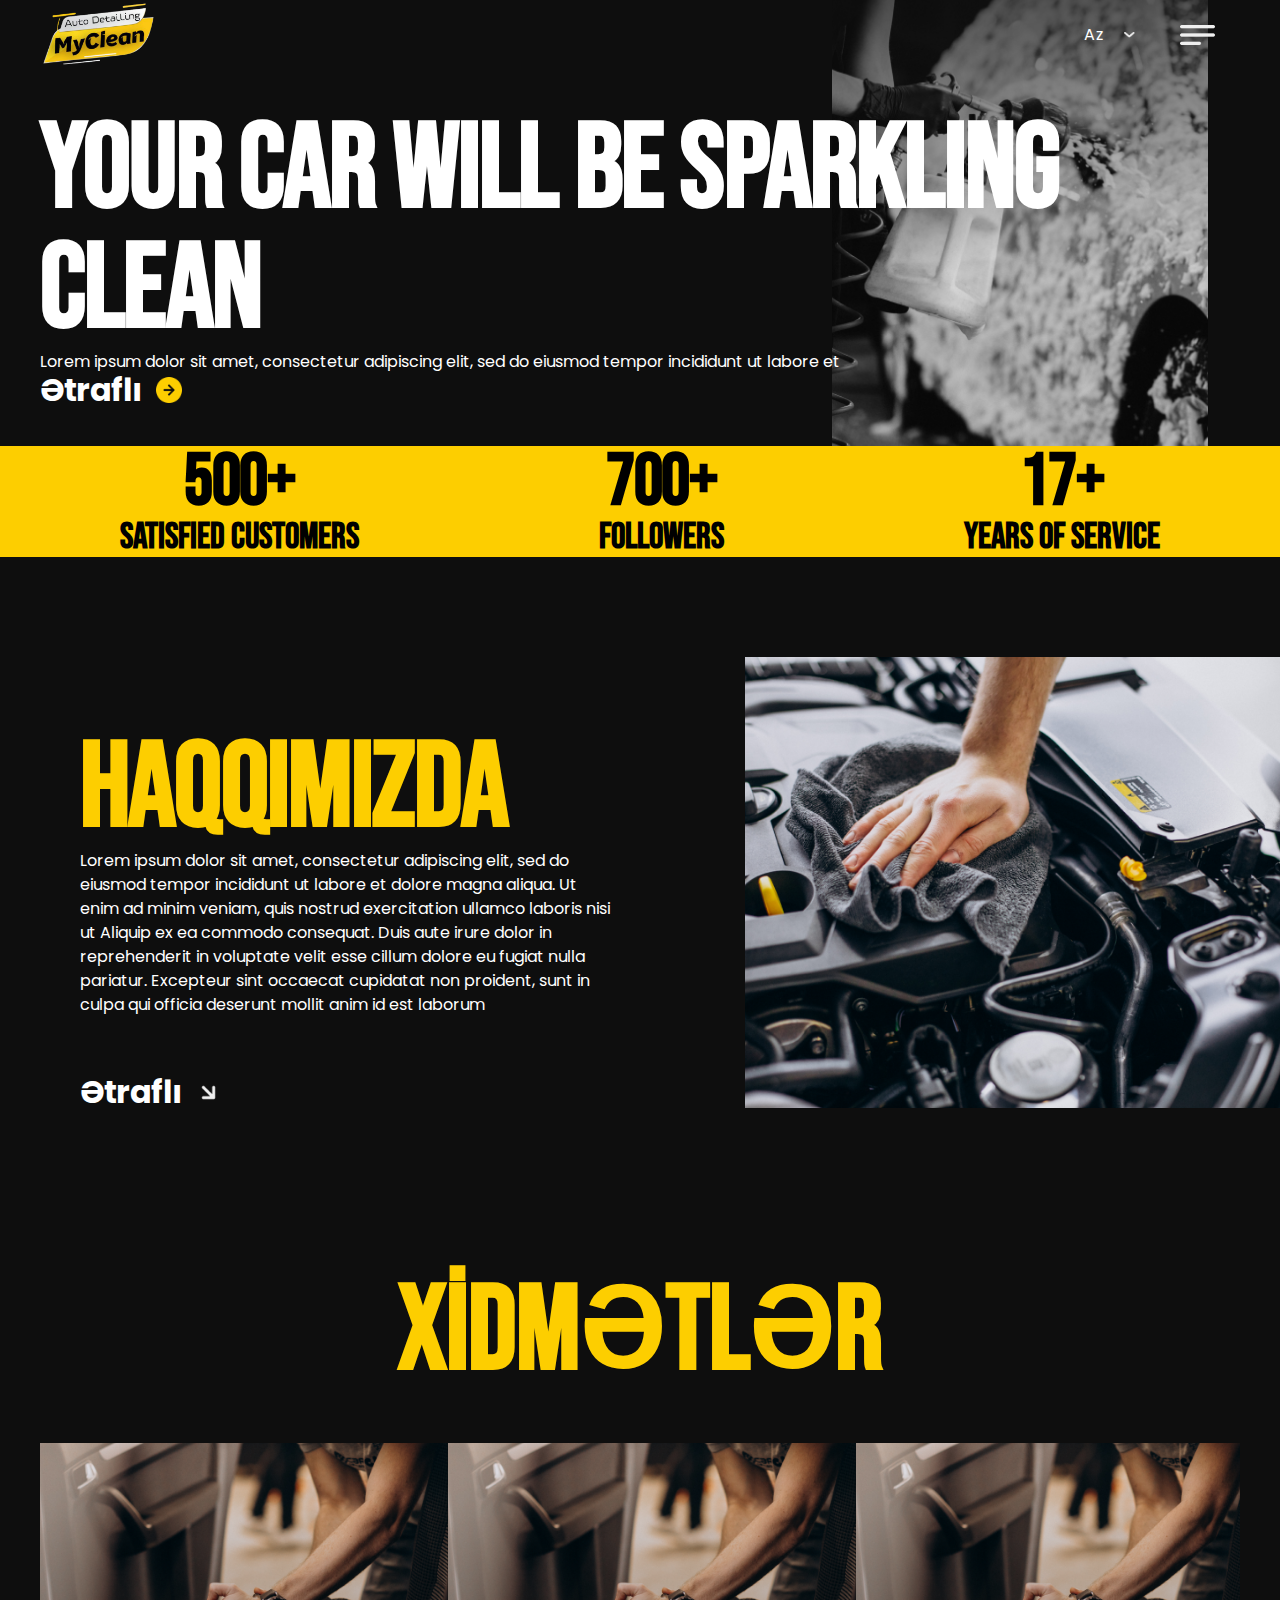
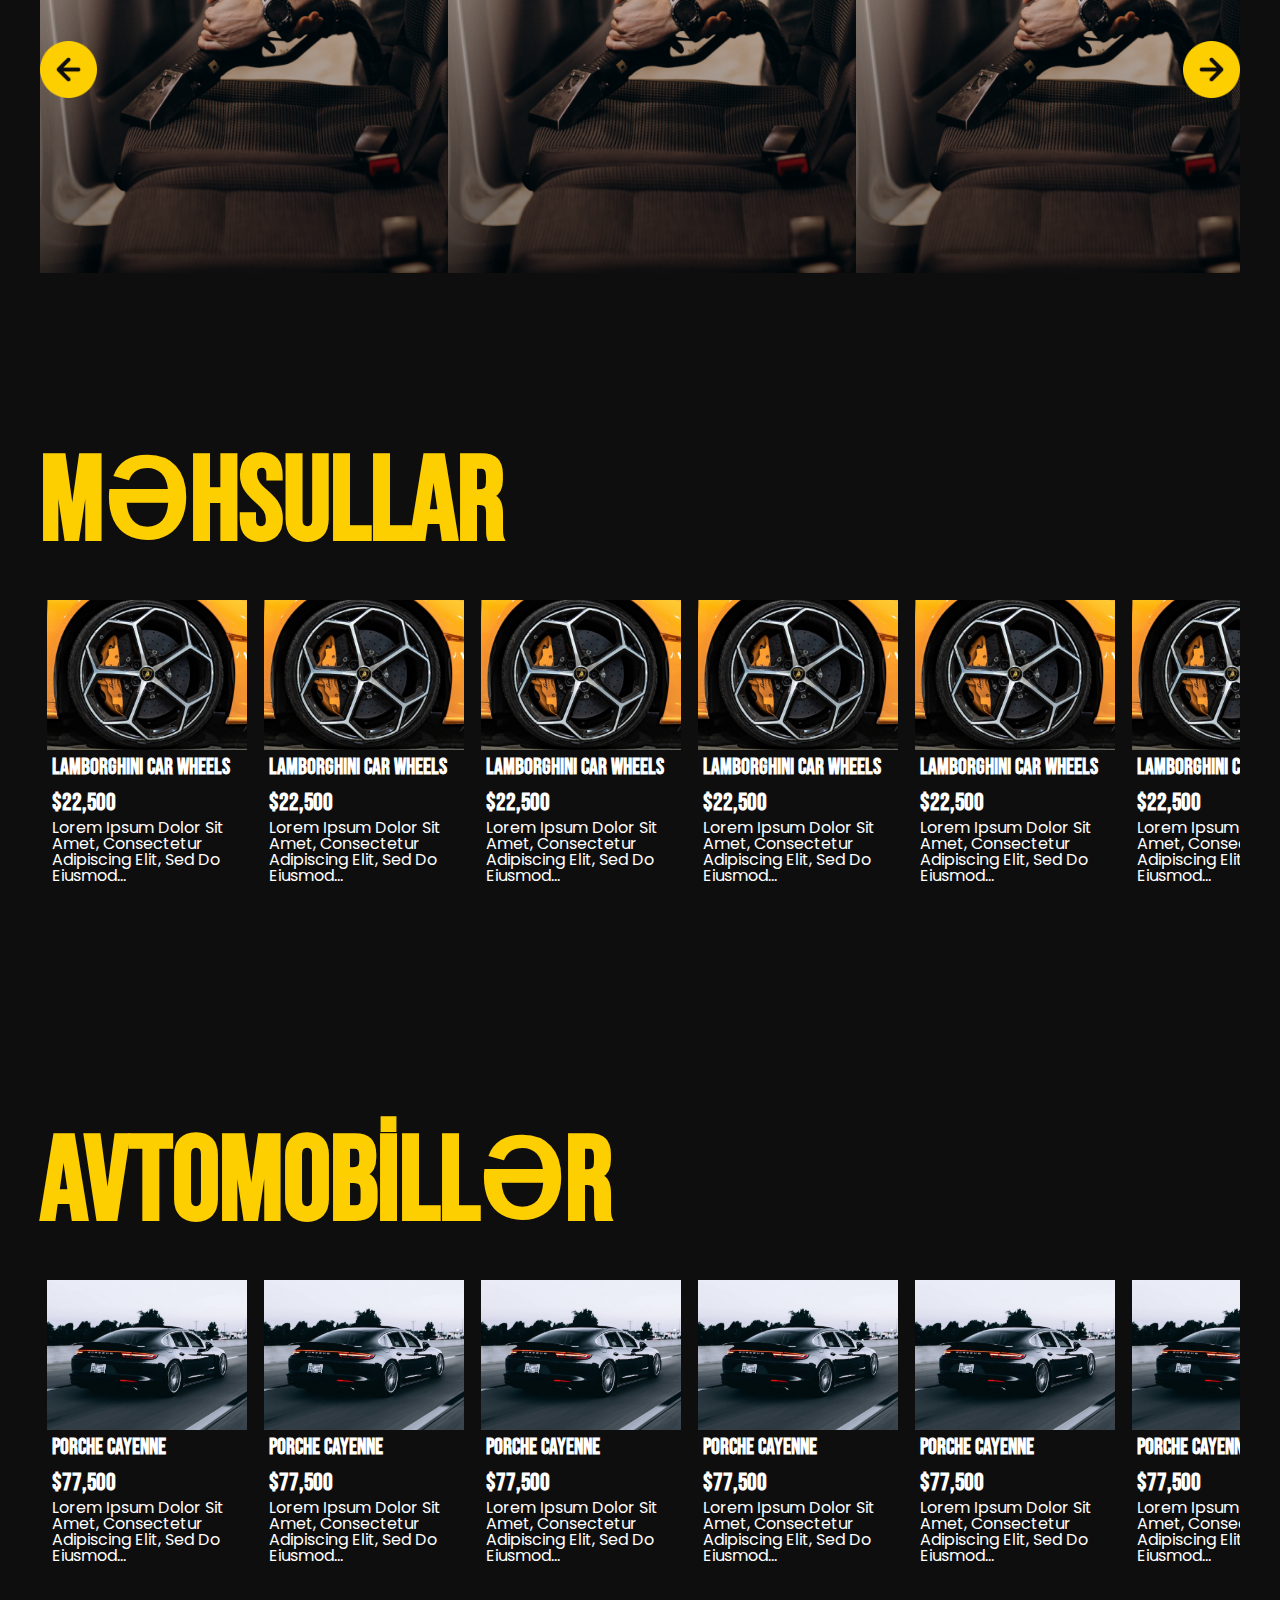
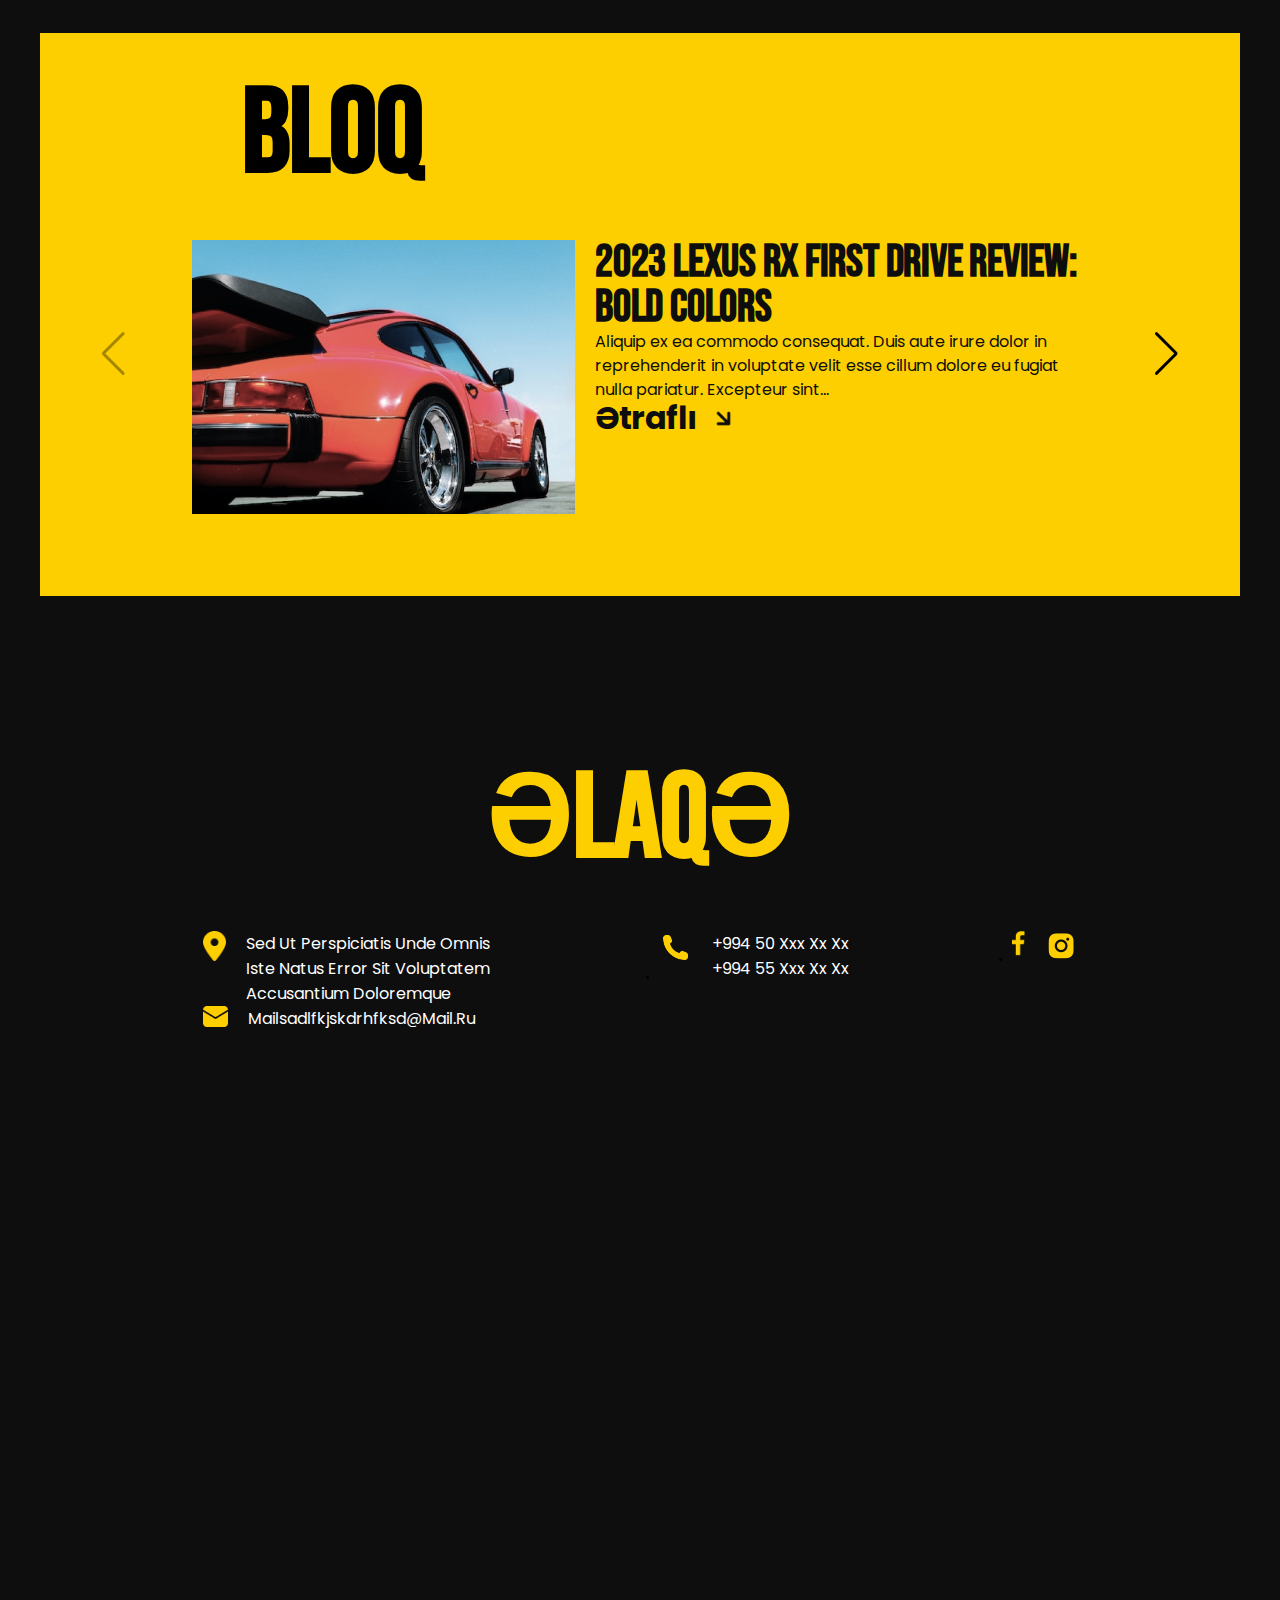
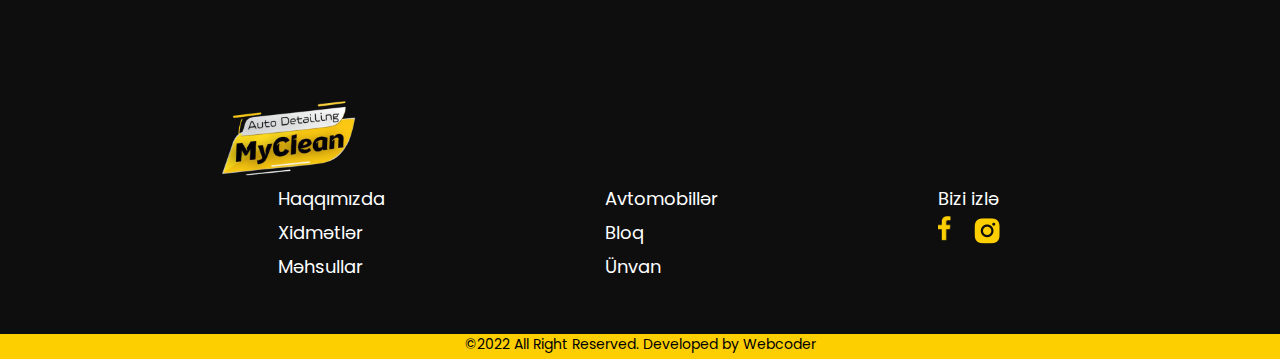
<file: index.html>
<!DOCTYPE html>
<html lang="en">
  <head>
    <meta charset="UTF-8" />
    <meta name="viewport" content="width=device-width, initial-scale=1.0" />
    <title>Document</title>
    <link rel="preconnect" href="https://fonts.googleapis.com" />
    <link rel="preconnect" href="https://fonts.gstatic.com" crossorigin />
    <link
      href="https://fonts.googleapis.com/css2?family=Bebas+Neue&family=Poppins:wght@400;500&display=swap"
      rel="stylesheet"
    />
    <link
      rel="stylesheet"
      href="https://cdnjs.cloudflare.com/ajax/libs/font-awesome/6.4.2/css/all.min.css"
      integrity="sha512-z3gLpd7yknf1YoNbCzqRKc4qyor8gaKU1qmn+CShxbuBusANI9QpRohGBreCFkKxLhei6S9CQXFEbbKuqLg0DA=="
      crossorigin="anonymous"
      referrerpolicy="no-referrer"
    />

    <link
      rel="stylesheet"
      href="https://cdn.jsdelivr.net/npm/swiper@10/swiper-bundle.min.css"
    />

    <link rel="stylesheet" href="assets/styles/styles.css" />
  </head>
  <body>
    <header>
      <nav class="nav container">
        <a href="index.html">
          <div class="logo">
            <img src="assets/images/logo.png" alt="" />
          </div>
        </a>

        <div class="background-img2">
          <img src="assets/images/clning-background-img2.png" alt="" />
        </div>

        <div class="language-category">
          <div class="language">
            <p>Az</p>
          </div>
          <div class="down-arrow cursor">
            <img src="assets/images/down-arrow.png" alt="" />
          </div>

          <label for="toggle">
            <div class="hamburger-menu cursor">
              <img src="assets/images/hamburger-menu.png" alt="" />
            </div>
          </label>

          <input id="toggle" type="checkbox" />

          <div class="navbar">
            <a href="index.html">
              <div class="leftside-arrow cursor">
                <img src="assets/images/leftside arrow.png" alt="" />
              </div>
            </a>

            <div class="navbar-menu">
              <div class="navbar-wrapper">
                <ul>
                  <a href="index.html">Ana səhİfə</a
                  ><br />
                  <a href="about.html">Haqqımızda</a
                  ><br />
                  <a href="services.html">Xİdmətlər</a
                  ><br />
                  <a href="products.html">Məhsullar</a
                  ><br />
                  <a href="cars.html">AvtomoBİllər</a
                  ><br />
                  <a href="blog.html">bloq</a
                  ><br />
                  <a href="contact.html">əlaqə</a>
                </ul>
              </div>
            </div>
          </div>
        </div>
      </nav>
    </header>
    <main>
      <section class="company-description">
        <div class="container">
          <div class="main-content">
            <div class="company-text">
              <h1>Your car wIll be sparklIng clean</h1>
              <p>
                Lorem ipsum dolor sit amet, consectetur adipiscing elit, sed do
                eiusmod tempor incididunt ut labore et
              </p>

              <div class="detailed-info">
                <a href="about.html">
                  <h3>Ətraflı</h3>
                </a>

                <div class="right-arrow-icon">
                  <img src="assets/images/right-arrow-icon.png" alt="" />
                </div>
              </div>
            </div>
          </div>
        </div>
      </section>
      <section class="home-indicators">
        <div class="quality-indicators">
          <div class="indicator">
            <h2>500+</h2>
            <p>SatIsfIed Customers</p>
          </div>
          <div class="indicator">
            <h2>700+</h2>
            <p>Followers</p>
          </div>
          <div class="indicator">
            <h2>17+</h2>
            <p>Years of servIce</p>
          </div>
        </div>
      </section>
      <section class="about-company">
        <div class="container">
          <div class="company-info">
            <div class="info">
              <div class="">
                <h2>Haqqımızda</h2>
                <p>
                  Lorem ipsum dolor sit amet, consectetur adipiscing elit, sed
                  do eiusmod tempor incididunt ut labore et dolore magna aliqua.
                  Ut enim ad minim veniam, quis nostrud exercitation ullamco
                  laboris nisi ut Aliquip ex ea commodo consequat. Duis aute
                  irure dolor in reprehenderit in voluptate velit esse cillum
                  dolore eu fugiat nulla pariatur. Excepteur sint occaecat
                  cupidatat non proident, sunt in culpa qui officia deserunt
                  mollit anim id est laborum
                </p>
              </div>

              <div class="detailed-info">
                <a href="blog-item.html">
                  <h3>Ətraflı</h3>
                </a>
                <div class="down-arrow-icon">
                  <img src="assets/images/down-arrow-icon.png" alt="" />
                </div>
              </div>
            </div>

            <div class="clning-background-img3">
              <img src="assets/images/clning-background-img3.png" alt="" />
            </div>
          </div>
        </div>
      </section>

      <section class="company-services">
        <div class="container">
          <div class="services">
            <h2>Xİdmətlər</h2>
          </div>
          <div class="wrapper">
            <!-- <i id="left" class="fa-solid fa-arrow-left"></i> -->
            <div class="left-arrow-icon">
              <img src="assets/images/left-arrow-icon.png" id="left" alt="" />
            </div>
            <div class="carousel">
              <div class="carousel-img">
                <img
                  src="assets/images/clning-background-img4.png"
                  alt="img"
                  draggable="false"
                />
              </div>
              <div class="carousel-img">
                <img
                  src="assets/images/clning-background-img4.png"
                  alt="img"
                  draggable="false"
                />
              </div>
              <div class="carousel-img">
                <img
                  src="assets/images/clning-background-img4.png"
                  alt="img"
                  draggable="false"
                />
              </div>
              <div class="carousel-img">
                <img
                  src="assets/images/clning-background-img4.png"
                  alt="img"
                  draggable="false"
                />
              </div>
              <div class="carousel-img">
                <img
                  src="assets/images/clning-background-img4.png"
                  alt="img"
                  draggable="false"
                />
              </div>
              <div class="carousel-img">
                <img
                  src="assets/images/clning-background-img4.png"
                  alt="img"
                  draggable="false"
                />
              </div>
              <div class="carousel-img">
                <img
                  src="assets/images/clning-background-img4.png"
                  alt="img"
                  draggable="false"
                />
              </div>
              <div class="carousel-img">
                <img
                  src="assets/images/clning-background-img4.png"
                  alt="img"
                  draggable="false"
                />
              </div>
            </div>
            <!-- <i id="right" class="fa-solid fa-arrow-right"></i> -->
            <div class="right-arrow-icon">
              <img src="assets/images/right-arrow-icon.png" id="right" alt="" />
            </div>
          </div>
        </div>
      </section>

      <section class="company-products">
        <div class="container">
          <div class="products-text">
            <h2>Məhsullar</h2>
          </div>

          <div class="products">
            <div class="products-carousel">
              <div class="content">
                <div class="card">
                  <div class="card-image">
                    <img src="assets/images/product.png" />
                  </div>
                  <div class="card-content">
                    <h3>lamborghInI car wheels</h3>
                    <h4 class="price">$22,500</h4>
                    <p>
                      Lorem ipsum dolor sit amet, consectetur adipiscing elit,
                      sed do eiusmod...
                    </p>
                  </div>
                </div>
                <div class="card">
                  <div class="card-image">
                    <img src="assets/images/product.png" />
                  </div>
                  <div class="card-content">
                    <h3>lamborghInI car wheels</h3>
                    <h4 class="price">$22,500</h4>
                    <p>
                      Lorem ipsum dolor sit amet, consectetur adipiscing elit,
                      sed do eiusmod...
                    </p>
                  </div>
                </div>
                <div class="card">
                  <div class="card-image">
                    <img src="assets/images/product.png" />
                  </div>
                  <div class="card-content">
                    <h3>lamborghInI car wheels</h3>
                    <h4 class="price">$22,500</h4>
                    <p>
                      Lorem ipsum dolor sit amet, consectetur adipiscing elit,
                      sed do eiusmod...
                    </p>
                  </div>
                </div>
                <div class="card">
                  <div class="card-image">
                    <img src="assets/images/product.png" />
                  </div>
                  <div class="card-content">
                    <h3>lamborghInI car wheels</h3>
                    <h4 class="price">$22,500</h4>
                    <p>
                      Lorem ipsum dolor sit amet, consectetur adipiscing elit,
                      sed do eiusmod...
                    </p>
                  </div>
                </div>
                <div class="card">
                  <div class="card-image">
                    <img src="assets/images/product.png" />
                  </div>
                  <div class="card-content">
                    <h3>lamborghInI car wheels</h3>
                    <h4 class="price">$22,500</h4>
                    <p>
                      Lorem ipsum dolor sit amet, consectetur adipiscing elit,
                      sed do eiusmod...
                    </p>
                  </div>
                </div>
                <div class="card">
                  <div class="card-image">
                    <img src="assets/images/product.png" />
                  </div>
                  <div class="card-content">
                    <h3>lamborghInI car wheels</h3>
                    <h4 class="price">$22,500</h4>
                    <p>
                      Lorem ipsum dolor sit amet, consectetur adipiscing elit,
                      sed do eiusmod...
                    </p>
                  </div>
                </div>
                <div class="card">
                  <div class="card-image">
                    <img src="assets/images/product.png" />
                  </div>
                  <div class="card-content">
                    <h3>lamborghInI car wheels</h3>
                    <h4 class="price">$22,500</h4>
                    <p>
                      Lorem ipsum dolor sit amet, consectetur adipiscing elit,
                      sed do eiusmod...
                    </p>
                  </div>
                </div>
              </div>
            </div>
          </div>
        </div>
      </section>

      <section class="company-cars">
        <div class="container">
          <div class="cars-text">
            <h2>Avtomobİllər</h2>
          </div>

          <div class="cars">
            <div class="cars-carousel">
              <div class="cars-content">
                <div class="card">
                  <div class="card-image">
                    <img src="assets/images/car-img2.png" />
                  </div>
                  <div class="card-content">
                    <h3>Porche cayenne</h3>
                    <h4 class="price">$77,500</h4>
                    <p>
                      Lorem ipsum dolor sit amet, consectetur adipiscing elit,
                      sed do eiusmod...
                    </p>
                  </div>
                </div>
                <div class="card">
                  <div class="card-image">
                    <img src="assets/images/car-img2.png" />
                  </div>
                  <div class="card-content">
                    <h3>Porche cayenne</h3>
                    <h4 class="price">$77,500</h4>
                    <p>
                      Lorem ipsum dolor sit amet, consectetur adipiscing elit,
                      sed do eiusmod...
                    </p>
                  </div>
                </div>
                <div class="card">
                  <div class="card-image">
                    <img src="assets/images/car-img2.png" />
                  </div>
                  <div class="card-content">
                    <h3>Porche cayenne</h3>
                    <h4 class="price">$77,500</h4>
                    <p>
                      Lorem ipsum dolor sit amet, consectetur adipiscing elit,
                      sed do eiusmod...
                    </p>
                  </div>
                </div>
                <div class="card">
                  <div class="card-image">
                    <img src="assets/images/car-img2.png" />
                  </div>
                  <div class="card-content">
                    <h3>Porche cayenne</h3>
                    <h4 class="price">$77,500</h4>
                    <p>
                      Lorem ipsum dolor sit amet, consectetur adipiscing elit,
                      sed do eiusmod...
                    </p>
                  </div>
                </div>
                <div class="card">
                  <div class="card-image">
                    <img src="assets/images/car-img2.png" />
                  </div>
                  <div class="card-content">
                    <h3>Porche cayenne</h3>
                    <h4 class="price">$77,500</h4>
                    <p>
                      Lorem ipsum dolor sit amet, consectetur adipiscing elit,
                      sed do eiusmod...
                    </p>
                  </div>
                </div>
                <div class="card">
                  <div class="card-image">
                    <img src="assets/images/car-img2.png" />
                  </div>
                  <div class="card-content">
                    <h3>Porche cayenne</h3>
                    <h4 class="price">$77,500</h4>
                    <p>
                      Lorem ipsum dolor sit amet, consectetur adipiscing elit,
                      sed do eiusmod...
                    </p>
                  </div>
                </div>
                <div class="card">
                  <div class="card-image">
                    <img src="assets/images/car-img2.png" />
                  </div>
                  <div class="card-content">
                    <h3>Porche cayenne</h3>
                    <h4 class="price">$77,500</h4>
                    <p>
                      Lorem ipsum dolor sit amet, consectetur adipiscing elit,
                      sed do eiusmod...
                    </p>
                  </div>
                </div>
              </div>
            </div>
          </div>
        </div>
      </section>

      <section class="company-blog">
        <div class="container">
          <div class="swiper mySwiper">
            <div class="swiper-wrapper">
              <div class="swiper-slide">
                <div class="blog-text">
                  <h2>Bloq</h2>
                </div>
                <div class="blog-content">
                  <div class="car-image">
                    <img src="assets/images/car-img.png" alt="" />
                  </div>
                  <div class="blog-article">
                    <h3>2023 Lexus RX FIrst DrIve RevIew: Bold colors</h3>
                    <p>
                      Aliquip ex ea commodo consequat. Duis aute irure dolor in
                      reprehenderit in voluptate velit esse cillum dolore eu
                      fugiat nulla pariatur. Excepteur sint...
                    </p>

                    <div class="detailed-info">
                      <a href="blog-item.html">
                        <h3>Ətraflı</h3>
                      </a>
                      <div class="down-arrow-icon-blck">
                        <img src="assets/images/down-arrow-icon-blck.png" alt="" />
                      </div>
                    </div>
                  </div>
                </div>
              </div>
              <div class="swiper-slide">
                <div class="blog-text">
                  <h2>Bloq</h2>
                </div>
                <div class="blog-content">
                  <div class="car-image">
                    <img src="assets/images/car-img.png" alt="" />
                  </div>
                  <div class="blog-article">
                    <h3>2023 Lexus RX FIrst DrIve RevIew: Bold colors</h3>
                    <p>
                      Aliquip ex ea commodo consequat. Duis aute irure dolor in
                      reprehenderit in voluptate velit esse cillum dolore eu
                      fugiat nulla pariatur. Excepteur sint...
                    </p>

                    <div class="detailed-info">
                      <a href="blog-item.html">
                        <h3>Ətraflı</h3>
                      </a>
                      <div class="down-arrow-icon-blck">
                        <img src="assets/images/down-arrow-icon-blck.png" alt="" />
                      </div>
                    </div>
                  </div>
                </div>
              </div>
              <div class="swiper-slide">
                <div class="blog-text">
                  <h2>Bloq</h2>
                </div>
                <div class="blog-content">
                  <div class="car-image">
                    <img src="assets/images/car-img.png" alt="" />
                  </div>
                  <div class="blog-article">
                    <h3>2023 Lexus RX FIrst DrIve RevIew: Bold colors</h3>
                    <p>
                      Aliquip ex ea commodo consequat. Duis aute irure dolor in
                      reprehenderit in voluptate velit esse cillum dolore eu
                      fugiat nulla pariatur. Excepteur sint...
                    </p>

                    <div class="detailed-info">
                      <a href="blog-item.html">
                        <h3>Ətraflı</h3>
                      </a>
                      <div class="down-arrow-icon-blck">
                        <img src="assets/images/down-arrow-icon-blck.png" alt="" />
                      </div>
                    </div>
                  </div>
                </div>
              </div>
              <div class="swiper-slide">
                <div class="blog-text">
                  <h2>Bloq</h2>
                </div>
                <div class="blog-content">
                  <div class="car-image">
                    <img src="assets/images/car-img.png" alt="" />
                  </div>
                  <div class="blog-article">
                    <h3>2023 Lexus RX FIrst DrIve RevIew: Bold colors</h3>
                    <p>
                      Aliquip ex ea commodo consequat. Duis aute irure dolor in
                      reprehenderit in voluptate velit esse cillum dolore eu
                      fugiat nulla pariatur. Excepteur sint...
                    </p>

                    <div class="detailed-info">
                      <a href="blog-item.html">
                        <h3>Ətraflı</h3>
                      </a>
                      <div class="down-arrow-icon-blck">
                        <img src="assets/images/down-arrow-icon-blck.png" alt="" />
                      </div>
                    </div>
                  </div>
                </div>
              </div>
              <div class="swiper-slide">
                <div class="blog-text">
                  <h2>Bloq</h2>
                </div>
                <div class="blog-content">
                  <div class="car-image">
                    <img src="assets/images/car-img.png" alt="" />
                  </div>
                  <div class="blog-article">
                    <h3>2023 Lexus RX FIrst DrIve RevIew: Bold colors</h3>
                    <p>
                      Aliquip ex ea commodo consequat. Duis aute irure dolor in
                      reprehenderit in voluptate velit esse cillum dolore eu
                      fugiat nulla pariatur. Excepteur sint...
                    </p>

                    <div class="detailed-info">
                      <a href="blog-item.html">
                        <h3>Ətraflı</h3>
                      </a>
                      <div class="down-arrow-icon-blck">
                        <img src="assets/images/down-arrow-icon-blck.png" alt="" />
                      </div>
                    </div>
                  </div>
                </div>
              </div>
              <div class="swiper-slide">
                <div class="blog-text">
                  <h2>Bloq</h2>
                </div>
                <div class="blog-content">
                  <div class="car-image">
                    <img src="assets/images/car-img.png" alt="" />
                  </div>
                  <div class="blog-article">
                    <h3>2023 Lexus RX FIrst DrIve RevIew: Bold colors</h3>
                    <p>
                      Aliquip ex ea commodo consequat. Duis aute irure dolor in
                      reprehenderit in voluptate velit esse cillum dolore eu
                      fugiat nulla pariatur. Excepteur sint...
                    </p>

                    <div class="detailed-info">
                      <a href="blog-item.html">
                        <h3>Ətraflı</h3>
                      </a>
                      <div class="down-arrow-icon-blck">
                        <img src="assets/images/down-arrow-icon-blck.png" alt="" />
                      </div>
                    </div>
                  </div>
                </div>
              </div>
              <div class="swiper-slide">
                <div class="blog-text">
                  <h2>Bloq</h2>
                </div>
                <div class="blog-content">
                  <div class="car-image">
                    <img src="assets/images/car-img.png" alt="" />
                  </div>
                  <div class="blog-article">
                    <h3>2023 Lexus RX FIrst DrIve RevIew: Bold colors</h3>
                    <p>
                      Aliquip ex ea commodo consequat. Duis aute irure dolor in
                      reprehenderit in voluptate velit esse cillum dolore eu
                      fugiat nulla pariatur. Excepteur sint...
                    </p>

                    <div class="detailed-info">
                      <a href="blog-item.html">
                        <h3>Ətraflı</h3>
                      </a>
                      <div class="down-arrow-icon-blck">
                        <img src="assets/images/down-arrow-icon-blck.png" alt="" />
                      </div>
                    </div>
                  </div>
                </div>
              </div>
              <div class="swiper-slide">
                <div class="blog-text">
                  <h2>Bloq</h2>
                </div>
                <div class="blog-content">
                  <div class="car-image">
                    <img src="assets/images/car-img.png" alt="" />
                  </div>
                  <div class="blog-article">
                    <h3>2023 Lexus RX FIrst DrIve RevIew: Bold colors</h3>
                    <p>
                      Aliquip ex ea commodo consequat. Duis aute irure dolor in
                      reprehenderit in voluptate velit esse cillum dolore eu
                      fugiat nulla pariatur. Excepteur sint...
                    </p>

                    <div class="detailed-info">
                      <a href="blog-item.html">
                        <h3>Ətraflı</h3>
                      </a>
                      <div class="down-arrow-icon-blck">
                        <img src="assets/images/down-arrow-icon-blck.png" alt="" />
                      </div>
                    </div>
                  </div>
                </div>
              </div>
              <div class="swiper-slide">
                <div class="blog-text">
                  <h2>Bloq</h2>
                </div>
                <div class="blog-content">
                  <div class="car-image">
                    <img src="assets/images/car-img.png" alt="" />
                  </div>
                  <div class="blog-article">
                    <h3>2023 Lexus RX FIrst DrIve RevIew: Bold colors</h3>
                    <p>
                      Aliquip ex ea commodo consequat. Duis aute irure dolor in
                      reprehenderit in voluptate velit esse cillum dolore eu
                      fugiat nulla pariatur. Excepteur sint...
                    </p>

                    <div class="detailed-info">
                      <a href="blog-item.html">
                        <h3>Ətraflı</h3>
                      </a>
                      <div class="down-arrow-icon-blck">
                        <img src="assets/images/down-arrow-icon-blck.png" alt="" />
                      </div>
                    </div>
                  </div>
                </div>
              </div>
            </div>
            <div class="swiper-button-next swiper-current"></div>
            <div class="swiper-button-prev swiper-current"></div>
            <div class="swiper-pagination swiper-hidden"></div>
          </div>
        </div>
      </section>

      <section class="company-contacts">
        <div class="company-item-contact container">
          <div class="contact-text">
            <h2>Əlaqə</h2>
          </div>
          <div class="contacts">
            <ul>
              <a href="">
                <li>
                  <div class="location">
                    <div class="icon">
                      <img src="assets/images/location-icon.png" alt="" />
                    </div>
                    <div class="location-text">
                      <h5>
                        Sed ut perspiciatis unde omnis iste natus error sit
                        voluptatem accusantium doloremque
                      </h5>
                    </div>
                  </div>
                </li>
              </a>

              <a href="">
                <li>
                  <div class="email">
                    <div class="email-icon">
                      <img src="assets/images/email-icon.png" alt="" />
                    </div>
                    <div class="text">
                      <h5>mailsadlfkjskdrhfksd@mail.ru</h5>
                    </div>
                  </div>
                </li>
              </a>
            </ul>
            <ul>
              <li>
                <div class="phone">
                  <div class="phone-icon">
                    <img src="assets/images/phone-icon.png" alt="" />
                  </div>
                  <div class="text">
                    <h5>+994 50 xxx xx xx</h5>
                    <h5>+994 55 xxx xx xx</h5>
                  </div>
                </div>
              </li>
            </ul>
            <ul>
              <li>
                <div class="social-icons">
                  <div class="facebook-icon">
                    <img src="assets/images/facebook-icon.png" alt="" />
                  </div>
                  <div class="instagram-icon">
                    <img src="assets/images/instagram-icon.png" alt="" />
                  </div>
                </div>
              </li>
            </ul>
          </div>
        </div>
      </section>

      <section class="company-map">
        <div class="map">
          <iframe
            src="https://www.google.com/maps/embed?pb=!1m18!1m12!1m3!1d3038.7260854739748!2d49.790874076439174!3d40.39276305709699!2m3!1f0!2f0!3f0!3m2!1i1024!2i768!4f13.1!3m3!1m2!1s0x40308767b133c131%3A0xe9ea9e59e0899b0e!2sMy%20Clean!5e0!3m2!1sen!2saz!4v1696095895593!5m2!1sen!2saz"
            width="600"
            height="450"
            style="border: 0"
            allowfullscreen=""
            loading="lazy"
            referrerpolicy="no-referrer-when-downgrade"
          ></iframe>
        </div>
      </section>
    </main>
    <footer>
      <section class="company-footer">
        <div class="container">
          <div class="footer">
            <a href="index.html">
              <div class="logo">
                <img src="assets/images/logo.png" alt="" />
              </div>
            </a>

            <div class="footer-content">
              <ul>
                <a href="about.html">
                  <li>Haqqımızda</li>
                </a>
                <a href="services.html">
                  <li>Xidmətlər</li>
                </a>
                <a href="products.html">
                  <li>Məhsullar</li>
                </a>
              </ul>

              <ul>
                <a href="cars.html">
                  <li>Avtomobillər</li>
                </a>
                <a href="blog.html">
                  <li>Bloq</li>
                </a>
                <a href="contact.html">
                  <li>Ünvan</li>
                </a>
              </ul>

              <ul>
                <li>Bizi izlə</li>
                <li>
                  <div class="social-icons">
                    <div class="facebook-icon">
                      <img src="assets/images/facebook-icon.png" alt="" />
                    </div>
                    <div class="instagram-icon">
                      <img src="assets/images/instagram-icon.png" alt="" />
                    </div>
                  </div>
                </li>
              </ul>
            </div>
          </div>
        </div>
      </section>

      <section class="copyright">
        <div class="copyright-container">
          <h5>©2022 All Right Reserved. Developed by Webcoder</h5>
        </div>
      </section>
    </footer>
    <script>

    </script>
    <script src="https://cdn.jsdelivr.net/npm/swiper@10/swiper-bundle.min.js"></script>
    <script src="assets/js/home.js"></script>

    <script>
      const homeIndicators = document.querySelector('.home-indicators');
      const img = document.querySelector('.background-img2');

      const setImageHeight = () => {
        img.style.height = homeIndicators.getBoundingClientRect().top + 5 + 'px';
      }

      setImageHeight();

      window.addEventListener('resize', e => setImageHeight());
    </script>
  </body>
</html>
</file>
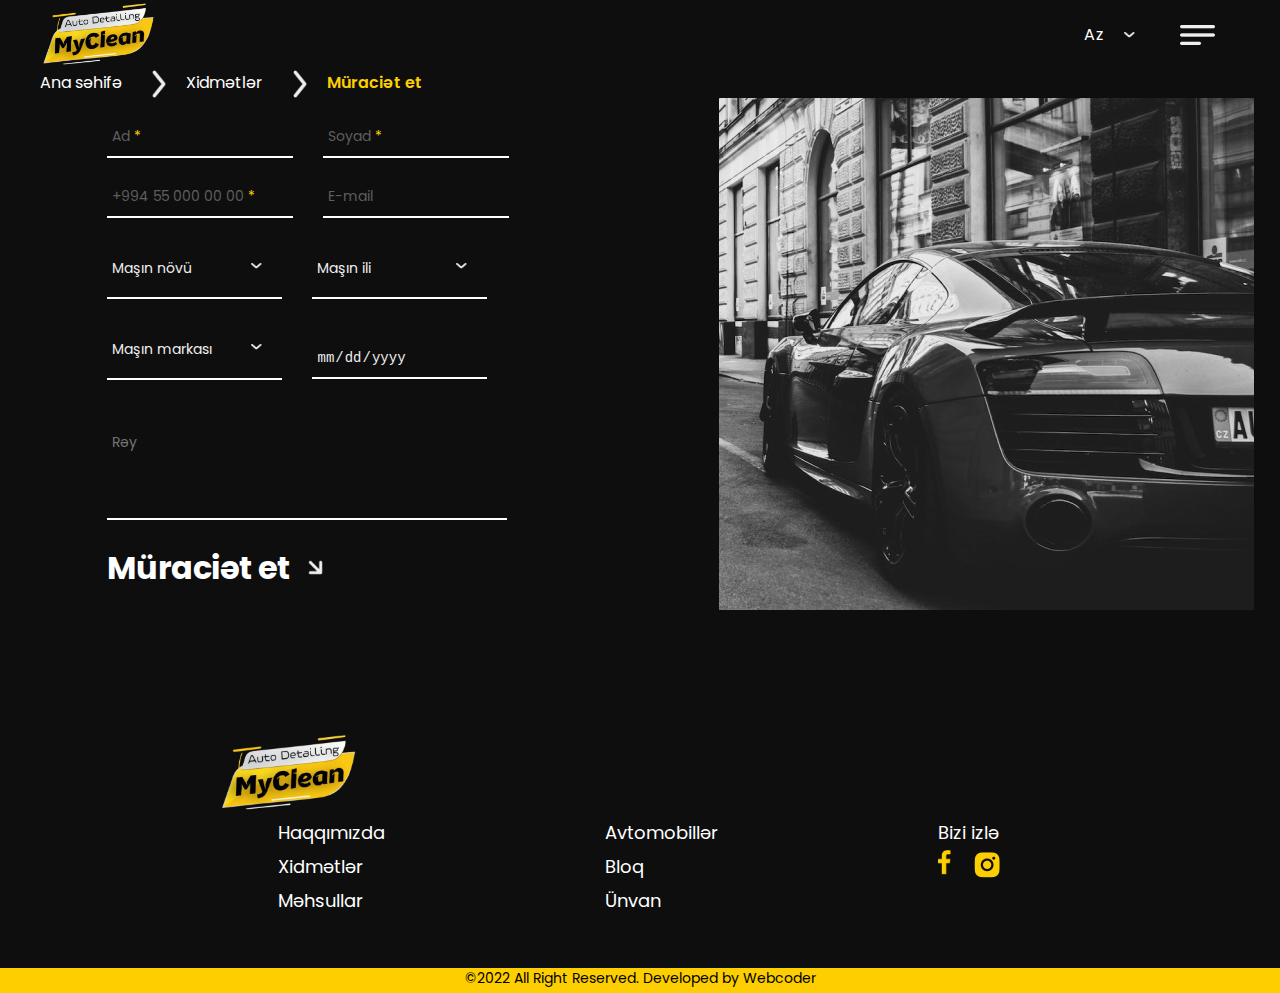
<file: apply.html>
<!DOCTYPE html>
<html lang="en">
  <head>
    <meta charset="UTF-8" />
    <meta name="viewport" content="width=device-width, initial-scale=1.0" />
    <title>Apply</title>
    <link
      href="https://fonts.googleapis.com/css2?family=Bebas+Neue&family=Poppins:wght@400;500&display=swap"
      rel="stylesheet"
    />
    <link rel="stylesheet" href="assets/styles/styles.css" />
  </head>
  <body>
    <header>
      <nav class="nav container">
        <a href="index.html">
          <div class="logo">
            <img src="assets/images/logo.png" alt="" />
          </div>
        </a>

        <div class="language-category">
          <div class="language">
            <p>Az</p>
          </div>
          <div class="down-arrow cursor">
            <img src="assets/images/down-arrow.png" alt="" />
          </div>

          <label for="toggle">
            <div class="hamburger-menu cursor">
              <img src="assets/images/hamburger-menu.png" alt="" />
            </div>
          </label>

          <input id="toggle" type="checkbox" />

          <div class="navbar">
            <a href="index.html">
              <div class="leftside-arrow cursor">
                <img src="assets/images/leftside arrow.png" alt="" />
              </div>
            </a>

            <div class="navbar-menu">
              <div class="navbar-wrapper">
                <ul>
                  <a href="index.html">Ana səhifə</a
                  ><br />
                  <a href="about.html">Haqqımızda</a
                  ><br />
                  <a href="services.html">Xidmətlər</a
                  ><br />
                  <a href="products.html">Məhsullar</a
                  ><br />
                  <a href="cars.html">AvtomoBillər</a
                  ><br />
                  <a href="blog.html">bloq</a
                  ><br />
                  <a href="contact.html">əlaqə</a>
                </ul>
              </div>
            </div>
          </div>
        </div>
      </nav>
    </header>
    <main>
      <section class="company-apply-header">
        <div class="container">
          <div class="navbar-menu-categories">
            <div class="categories disply-none">
              <a href="index.html">
                <p>Ana səhifə</p>
              </a>
            </div>
            <div class="category-icon disply-none">
              <img src="assets/images/rightside arrow.png" alt="" />
            </div>

            <div class="company-item services disply-none">
              <a href="services.html">
                <p>Xidmətlər</p>
              </a>
            </div>

            <div class="category-icon">
              <img src="assets/images/rightside arrow.png" alt="" />
            </div>

            <div class="company-item">
              <a href="apply.html">
                <p>Müraciət et</p>
              </a>
            </div>
          </div>
        </div>
      </section>

      <section class="company-apply-main">
        <div class="apply container">
          <form action="">
            <div class="apply-form">
              <div class="form-item-sections">
                <div class="form-items">
                  <label class="form-item name">
                    <input type="text" placeholder="" />
                    <span class="placeholder"
                      >Ad <span style="color: #fdce00">*</span></span
                    >
                  </label>
                  <label class="form-item surname">
                    <input type="text" placeholder="" />
                    <span class="placeholder"
                      >Soyad <span style="color: #fdce00">*</span></span
                    >
                  </label>
                </div>

                <div class="form-items">
                  <label class="form-item number">
                    <input type="text" placeholder="" />
                    <span class="placeholder"
                      >+994 55 000 00 00
                      <span style="color: #fdce00">*</span></span
                    >
                  </label>

                  <label class="form-item email">
                    <input type="text" placeholder="" />
                    <span class="placeholder">E-mail</span>
                  </label>
                </div>

                <div class="form-items">
                  <div class="dropdown">
                    <div class="btn-dropdown">
                      <button class="dropbtn">
                        Maşın növü
                        <span class="down-arrow"
                          ><img src="assets/images/down-arrow.png" alt=""
                        /></span>
                      </button>
                    </div>
                    <div class="dropdown-content">
                      <a href="#">Maşın növü</a>
                      <a href="#">Maşın növü</a>
                      <a href="#">Maşın növü</a>
                    </div>
                  </div>

                  <div class="dropdown">
                    <div class="btn-dropdown">
                      <button class="dropbtn">
                        Maşın ili
                        <span class="down-arrow"
                          ><img src="assets/images/down-arrow.png" alt=""
                        /></span>
                      </button>
                    </div>
                    <div class="dropdown-content">
                      <a href="#">Maşın ili</a>
                      <a href="#">Maşın ili</a>
                      <a href="#">Maşın ili</a>
                    </div>
                  </div>
                </div>

                <div class="form-items">
                  <div class="dropdown">
                    <div class="btn-dropdown">
                      <button class="dropbtn">
                        Maşın markası
                        <span class="down-arrow"
                          ><img src="assets/images/down-arrow.png" alt=""
                        /></span>
                      </button>
                    </div>
                    <div class="dropdown-content">
                      <a href="#">Maşın markası</a>
                      <a href="#">Maşın markası</a>
                      <a href="#">Maşın markası</a>
                    </div>
                  </div>

                  <label for="date" class="date">
                    <input type="date" />
                  </label>
                </div>

                <div class="form-items">
                  <label class="comment">
                    <textarea
                      name=""
                      id=""
                      cols="30"
                      rows="10"
                      placeholder="Rəy"
                    ></textarea>
                  </label>
                </div>

                <div class="form-items">
                  <div class="apply cursor">
                    <a onclick="openModal()">
                      <h3>Müraciət et</h3>
                    </a>
                    <div class="down-arrow-icon">
                      <img src="assets/images/down-arrow-icon.png" onclick="openModal()" />
                    </div>
                  </div>
                </div>
              </div>

              <div class="background-img10 disply-none">
                <img src="assets/images/clning-background-img10.png" alt="" />
              </div>
            </div>
          </form>
        </div>
      </section>
    </main>
    <footer>
      <section class="company-footer">
        <div class="container">
          <div class="footer">
            <a href="index.html">
              <div class="logo">
                <img src="assets/images/logo.png" alt="" />
              </div>
            </a>

            <div class="footer-content">
              <ul>
                <a href="about.html">
                  <li>Haqqımızda</li>
                </a>
                <a href="services.html">
                  <li>Xidmətlər</li>
                </a>
                <a href="products.html">
                  <li>Məhsullar</li>
                </a>
              </ul>

              <ul>
                <a href="cars.html">
                  <li>Avtomobillər</li>
                </a>
                <a href="blog.html">
                  <li>Bloq</li>
                </a>
                <a href="contact.html">
                  <li>Ünvan</li>
                </a>
              </ul>

              <ul>
                <li>Bizi izlə</li>
                <li>
                  <div class="social-icons">
                    <div class="facebook-icon">
                      <img src="assets/images/facebook-icon.png" alt="" />
                    </div>
                    <div class="instagram-icon">
                      <img src="assets/images/instagram-icon.png" alt="" />
                    </div>
                  </div>
                </li>
              </ul>
            </div>
          </div>
        </div>
      </section>

      <section class="copyright">
        <div class="copyright-container">
          <h5>©2022 All Right Reserved. Developed by Webcoder</h5>
        </div>
      </section>
    </footer>

    <div id="apply-modal" class="apply-service-modal" style="display: none">
      <div class="modal-content">
        <span class="close cursor" onclick="closeModal()">&times;</span>
        <div class="modal-text">
          <p>Müracİətİnİz qəbul olundu!</p>
        </div>
      </div>
    </div>

    <script src="assets/js/apply.js"></script>
  </body>
</html>
</file>
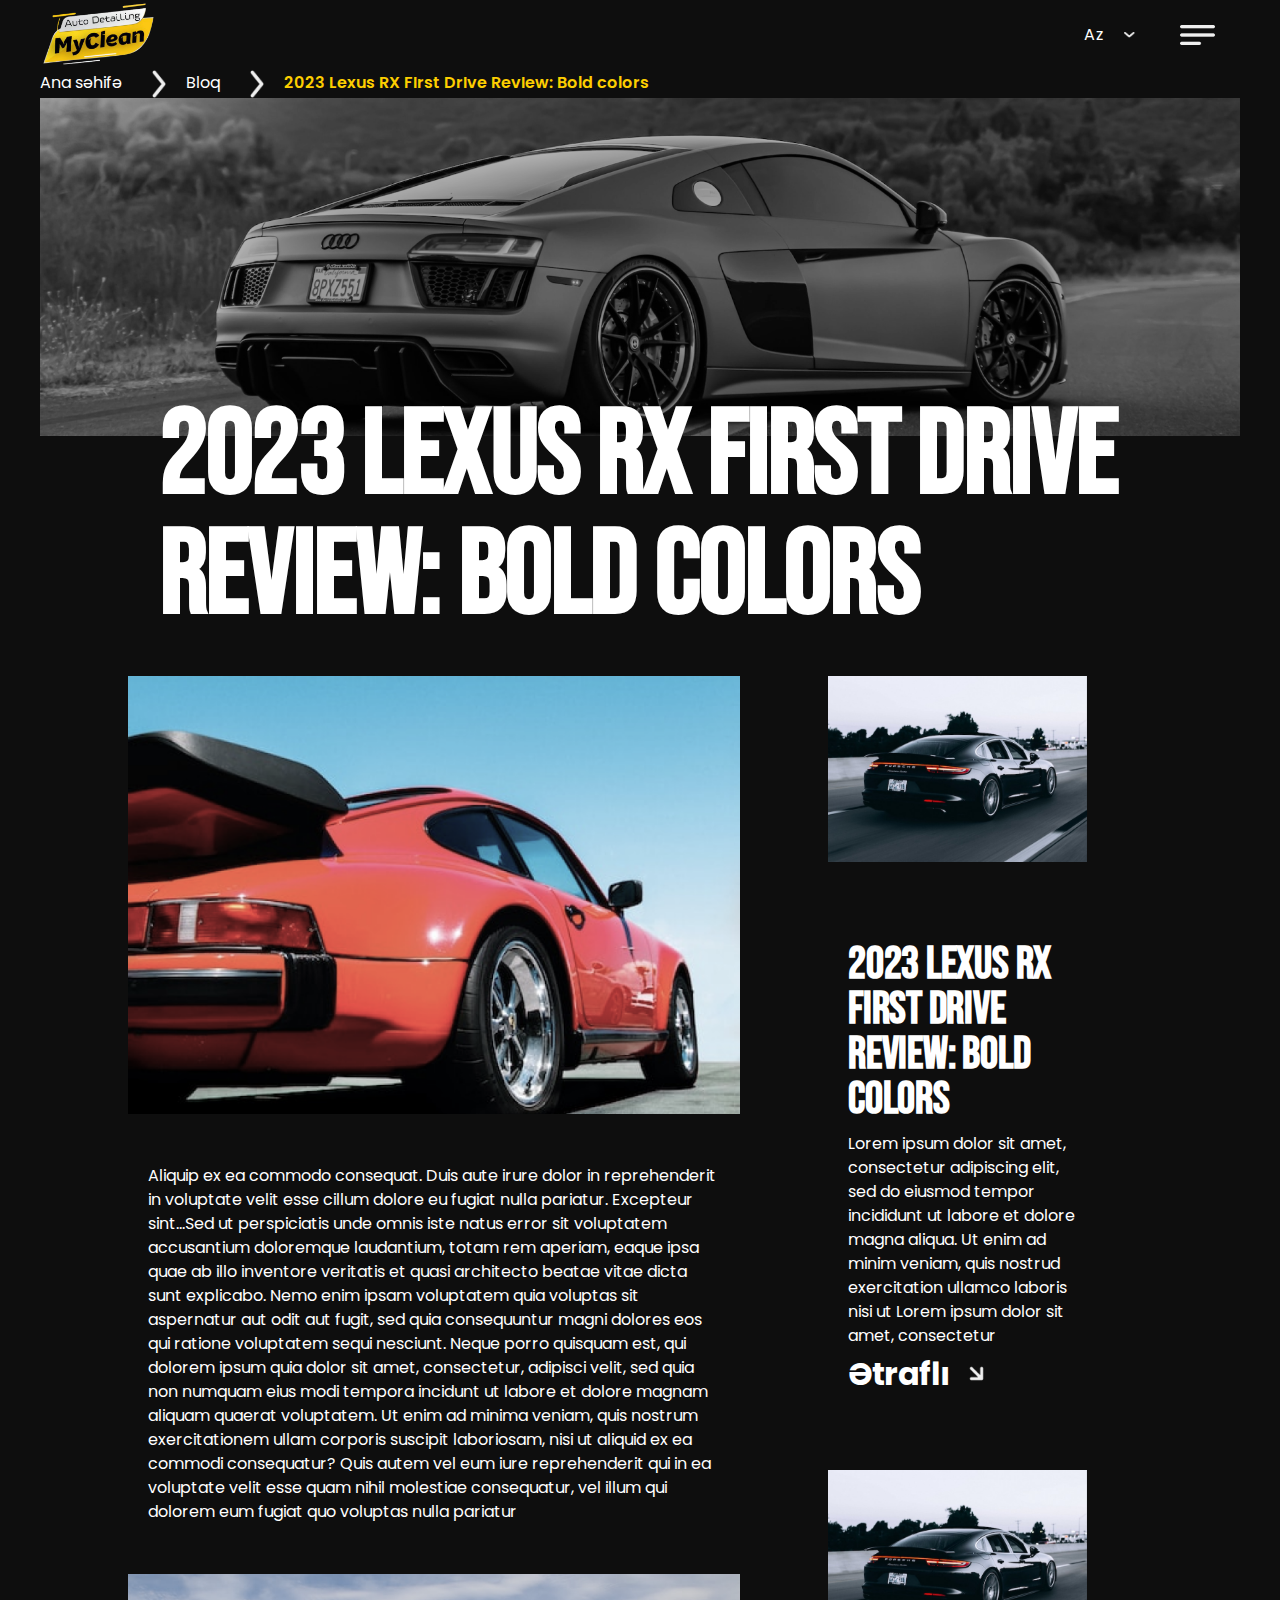
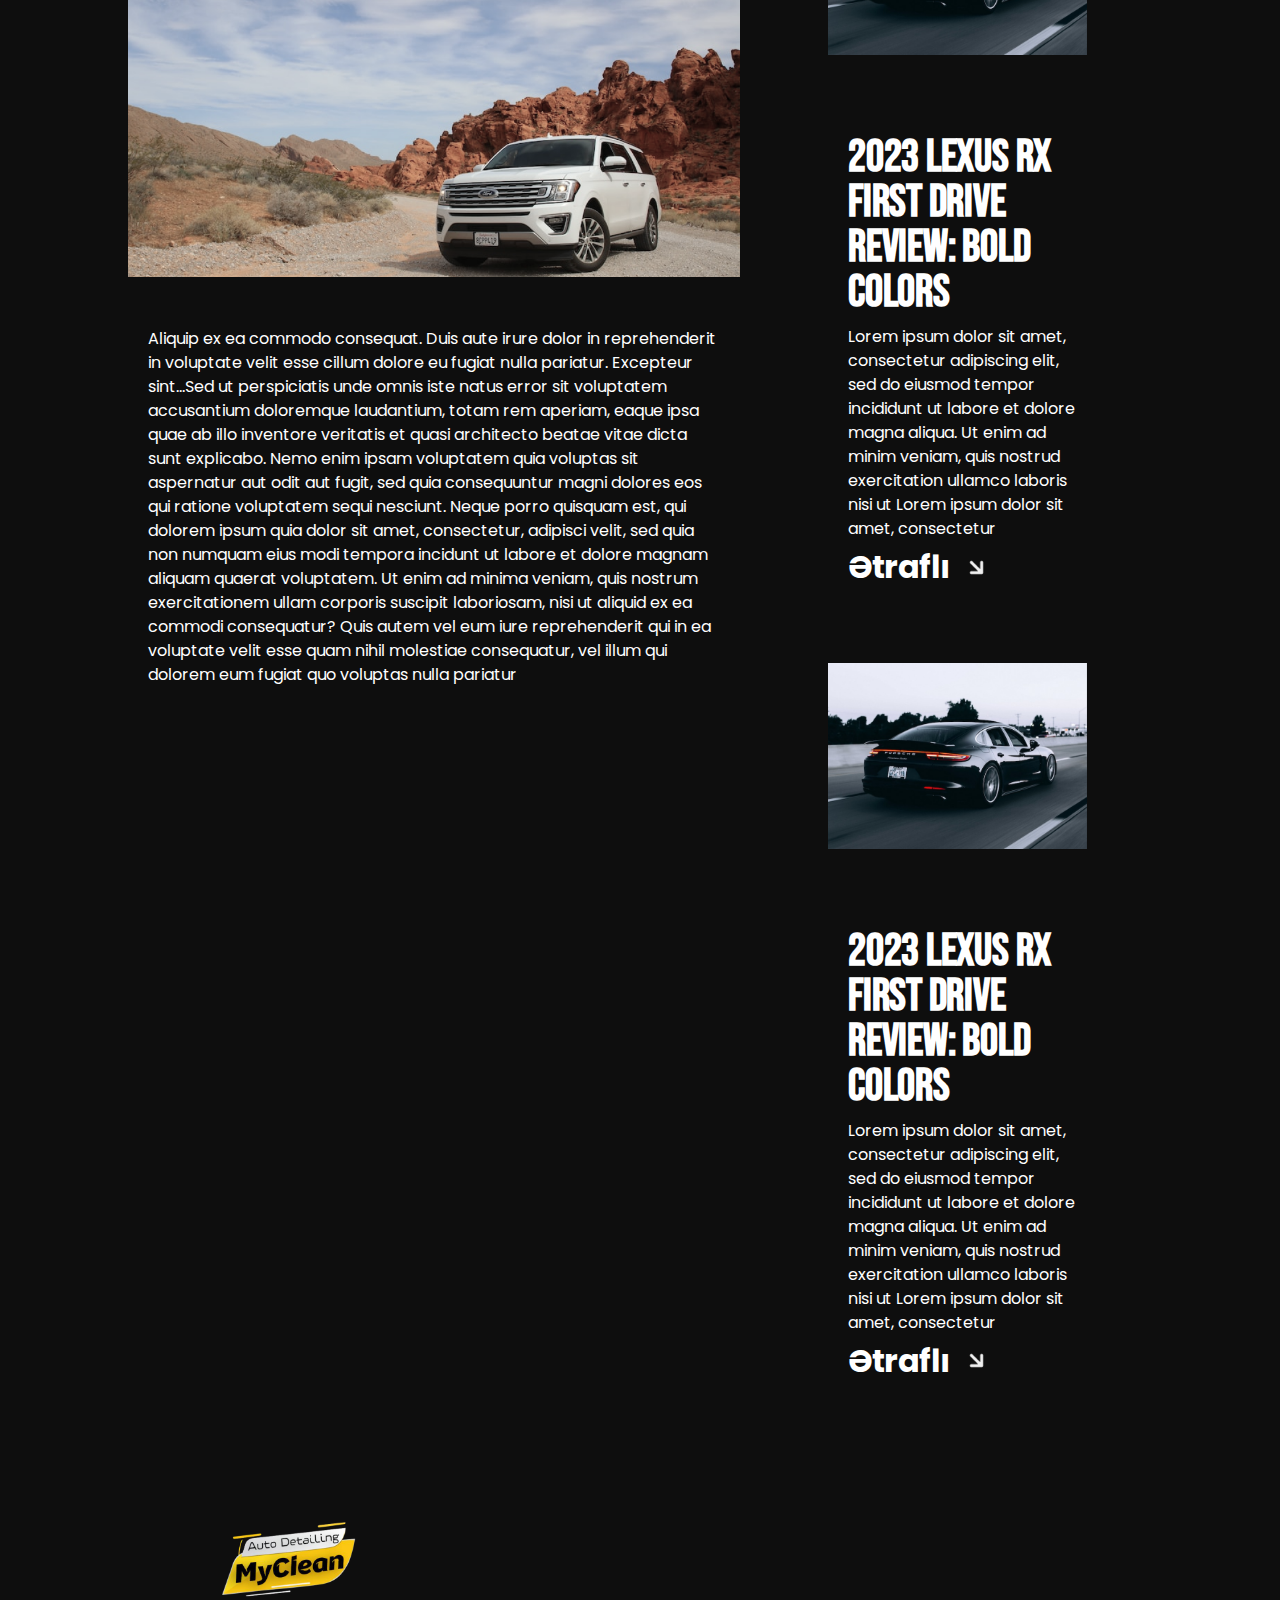
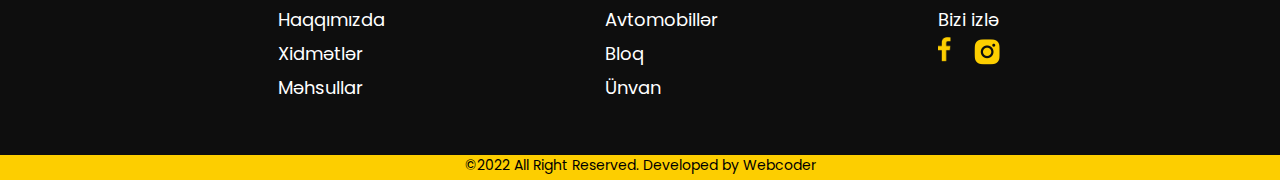
<file: blog-item.html>
<!DOCTYPE html>
<html lang="en">
  <head>
    <meta charset="UTF-8" />
    <meta name="viewport" content="width=device-width, initial-scale=1.0" />
    <title>Blog-item</title>
    <link
      href="https://fonts.googleapis.com/css2?family=Bebas+Neue&family=Poppins:wght@400;500&display=swap"
      rel="stylesheet"
    />
    <link rel="stylesheet" href="assets/styles/styles.css" />
  </head>
  <body>
    <header>
      <nav class="nav container">
        <a href="index.html">
          <div class="logo">
            <img src="assets/images/logo.png" alt="" />
          </div>
        </a>

        <div class="language-category">
          <div class="language">
            <p>Az</p>
          </div>
          <div class="down-arrow cursor">
            <img src="assets/images/down-arrow.png" alt="" />
          </div>

          <label for="toggle">
            <div class="hamburger-menu cursor">
              <img src="assets/images/hamburger-menu.png" alt="" />
            </div>
          </label>

          <input id="toggle" type="checkbox" />

          <div class="navbar">
            <a href="index.html">
              <div class="leftside-arrow cursor">
                <img src="assets/images/leftside arrow.png" alt="" />
              </div>
            </a>

            <div class="navbar-menu">
              <div class="navbar-wrapper">
                <ul>
                  <a href="index.html">Ana səhifə</a
                  ><br />
                  <a href="about.html">Haqqımızda</a
                  ><br />
                  <a href="services.html">Xidmətlər</a
                  ><br />
                  <a href="products.html">Məhsullar</a
                  ><br />
                  <a href="cars.html">AvtomoBillər</a
                  ><br />
                  <a href="blog.html">bloq</a
                  ><br />
                  <a href="contact.html">əlaqə</a>
                </ul>
              </div>

            </div>
          </div>
        </div>
      </nav>
    </header>
    <main>
      <section class="company-blog-header">
        <div class="container">
          <div class="navbar-menu-categories">
            <div class="categories disply-none">
              <a href="index.html">
                <p>Ana səhifə</p>
              </a>
            </div>
            <div class="category-icon disply-none">
              <img src="assets/images/rightside arrow.png" alt="" />
            </div>

            <div class="categories blog disply-none">
              <a href="blog.html">
                <p>Bloq</p>
              </a>
            </div>

            <div class="category-icon">
              <img src="assets/images/rightside arrow.png" alt="" />
            </div>

            <div class="company-item">
              <a href="blog-item.html">
                <p>2023 Lexus RX FIrst DrIve RevIew: Bold colors</p>
              </a>
            </div>
          </div>

          <div>
            <div class="background-img5">
              <img src="assets/images/clning-background-img12.png" alt="" />
            </div>
            <div class="blog-text">
              <h2>2023 LEXUS RX FIRST DRIVE REVIEW: BOLD COLORS</h2>
            </div>
          </div>
        </div>
      </section>

      <section class="car-blogs">
        <div class="container">
          <div class="blog-item-main">
            <div class="blog-information-content">
              <div class="background-img7">
                <img src="assets/images/car-img.png" alt="" />
              </div>

              <div class="item-content">
                <p>
                  Aliquip ex ea commodo consequat. Duis aute irure dolor in
                  reprehenderit in voluptate velit esse cillum dolore eu fugiat
                  nulla pariatur. Excepteur sint...Sed ut perspiciatis unde
                  omnis iste natus error sit voluptatem accusantium doloremque
                  laudantium, totam rem aperiam, eaque ipsa quae ab illo
                  inventore veritatis et quasi architecto beatae vitae dicta
                  sunt explicabo. Nemo enim ipsam voluptatem quia voluptas sit
                  aspernatur aut odit aut fugit, sed quia consequuntur magni
                  dolores eos qui ratione voluptatem sequi nesciunt. Neque porro
                  quisquam est, qui dolorem ipsum quia dolor sit amet,
                  consectetur, adipisci velit, sed quia non numquam eius modi
                  tempora incidunt ut labore et dolore magnam aliquam quaerat
                  voluptatem. Ut enim ad minima veniam, quis nostrum
                  exercitationem ullam corporis suscipit laboriosam, nisi ut
                  aliquid ex ea commodi consequatur? Quis autem vel eum iure
                  reprehenderit qui in ea voluptate velit esse quam nihil
                  molestiae consequatur, vel illum qui dolorem eum fugiat quo
                  voluptas nulla pariatur
                </p>
              </div>

              <div class="background-img7">
                <img src="assets/images/car-img3.png" alt="" />
              </div>

              <div class="item-content">
                <p>
                  Aliquip ex ea commodo consequat. Duis aute irure dolor in
                  reprehenderit in voluptate velit esse cillum dolore eu fugiat
                  nulla pariatur. Excepteur sint...Sed ut perspiciatis unde
                  omnis iste natus error sit voluptatem accusantium doloremque
                  laudantium, totam rem aperiam, eaque ipsa quae ab illo
                  inventore veritatis et quasi architecto beatae vitae dicta
                  sunt explicabo. Nemo enim ipsam voluptatem quia voluptas sit
                  aspernatur aut odit aut fugit, sed quia consequuntur magni
                  dolores eos qui ratione voluptatem sequi nesciunt. Neque porro
                  quisquam est, qui dolorem ipsum quia dolor sit amet,
                  consectetur, adipisci velit, sed quia non numquam eius modi
                  tempora incidunt ut labore et dolore magnam aliquam quaerat
                  voluptatem. Ut enim ad minima veniam, quis nostrum
                  exercitationem ullam corporis suscipit laboriosam, nisi ut
                  aliquid ex ea commodi consequatur? Quis autem vel eum iure
                  reprehenderit qui in ea voluptate velit esse quam nihil
                  molestiae consequatur, vel illum qui dolorem eum fugiat quo
                  voluptas nulla pariatur
                </p>
              </div>
            </div>

            <div class="blog-item-lists">
              <div class="blog-item">
                <div class="background-img13">
                  <img src="assets/images/car-img2.png" alt="" />
                </div>
                <div class="item-content">
                  <h3>2023 Lexus RX FIrst DrIve RevIew: Bold colors</h3>
                  <p>
                    Lorem ipsum dolor sit amet, consectetur adipiscing elit, sed
                    do eiusmod tempor incididunt ut labore et dolore magna
                    aliqua. Ut enim ad minim veniam, quis nostrud exercitation
                    ullamco laboris nisi ut Lorem ipsum dolor sit amet,
                    consectetur
                  </p>
                  <div class="detailed-info">
                    <a href="blog-item.html">
                      <h3>Ətraflı</h3>
                    </a>
                    <div class="down-arrow-icon">
                      <img src="assets/images/down-arrow-icon.png" alt="" />
                    </div>
                  </div>
                </div>
              </div>
              <div class="blog-item">
                <div class="background-img13">
                  <img src="assets/images/car-img2.png" alt="" />
                </div>
                <div class="item-content">
                  <h3>2023 LEXUS RX FIRST DRIVE REVIEW: BOLD COLORS</h3>
                  <p>
                    Lorem ipsum dolor sit amet, consectetur adipiscing elit, sed
                    do eiusmod tempor incididunt ut labore et dolore magna
                    aliqua. Ut enim ad minim veniam, quis nostrud exercitation
                    ullamco laboris nisi ut Lorem ipsum dolor sit amet,
                    consectetur
                  </p>
                  <div class="detailed-info">
                    <a href="blog-item.html">
                      <h3>Ətraflı</h3>
                    </a>
                    <div class="down-arrow-icon">
                      <img src="assets/images/down-arrow-icon.png" alt="" />
                    </div>
                  </div>
                </div>
              </div>
              <div class="blog-item">
                <div class="background-img13">
                  <img src="assets/images/car-img2.png" alt="" />
                </div>
                <div class="item-content">
                  <h3>2023 LEXUS RX FIRST DRIVE REVIEW: BOLD COLORS</h3>
                  <p>
                    Lorem ipsum dolor sit amet, consectetur adipiscing elit, sed
                    do eiusmod tempor incididunt ut labore et dolore magna
                    aliqua. Ut enim ad minim veniam, quis nostrud exercitation
                    ullamco laboris nisi ut Lorem ipsum dolor sit amet,
                    consectetur
                  </p>
                  <div class="detailed-info">
                    <a href="blog-item.html">
                      <h3>Ətraflı</h3>
                    </a>
                    <div class="down-arrow-icon">
                      <img src="assets/images/down-arrow-icon.png" alt="" />
                    </div>
                  </div>
                </div>
              </div>
            </div>
          </div>
        </div>
      </section>
    </main>

    <footer>
      <section class="company-footer">
        <div class="container">
          <div class="footer">
            <a href="index.html">
              <div class="logo">
                <img src="assets/images/logo.png" alt="" />
              </div>
            </a>

            <div class="footer-content">
              <ul>
                <a href="about.html">
                  <li>Haqqımızda</li>
                </a>
                <a href="services.html">
                  <li>Xidmətlər</li>
                </a>
                <a href="products.html">
                  <li>Məhsullar</li>
                </a>
              </ul>

              <ul>
                <a href="cars.html">
                  <li>Avtomobillər</li>
                </a>
                <a href="blog.html">
                  <li>Bloq</li>
                </a>
                <a href="contact.html">
                  <li>Ünvan</li>
                </a>
              </ul>

              <ul>
                <li>Bizi izlə</li>
                <li>
                  <div class="social-icons">
                    <div class="facebook-icon">
                      <img src="assets/images/facebook-icon.png" alt="" />
                    </div>
                    <div class="instagram-icon">
                      <img src="assets/images/instagram-icon.png" alt="" />
                    </div>
                  </div>
                </li>
              </ul>
            </div>
          </div>
        </div>
      </section>

      <section class="copyright">
        <div class="copyright-container">
          <h5>©2022 All Right Reserved. Developed by Webcoder</h5>
        </div>
      </section>
    </footer>
  </body>
</html>
</file>
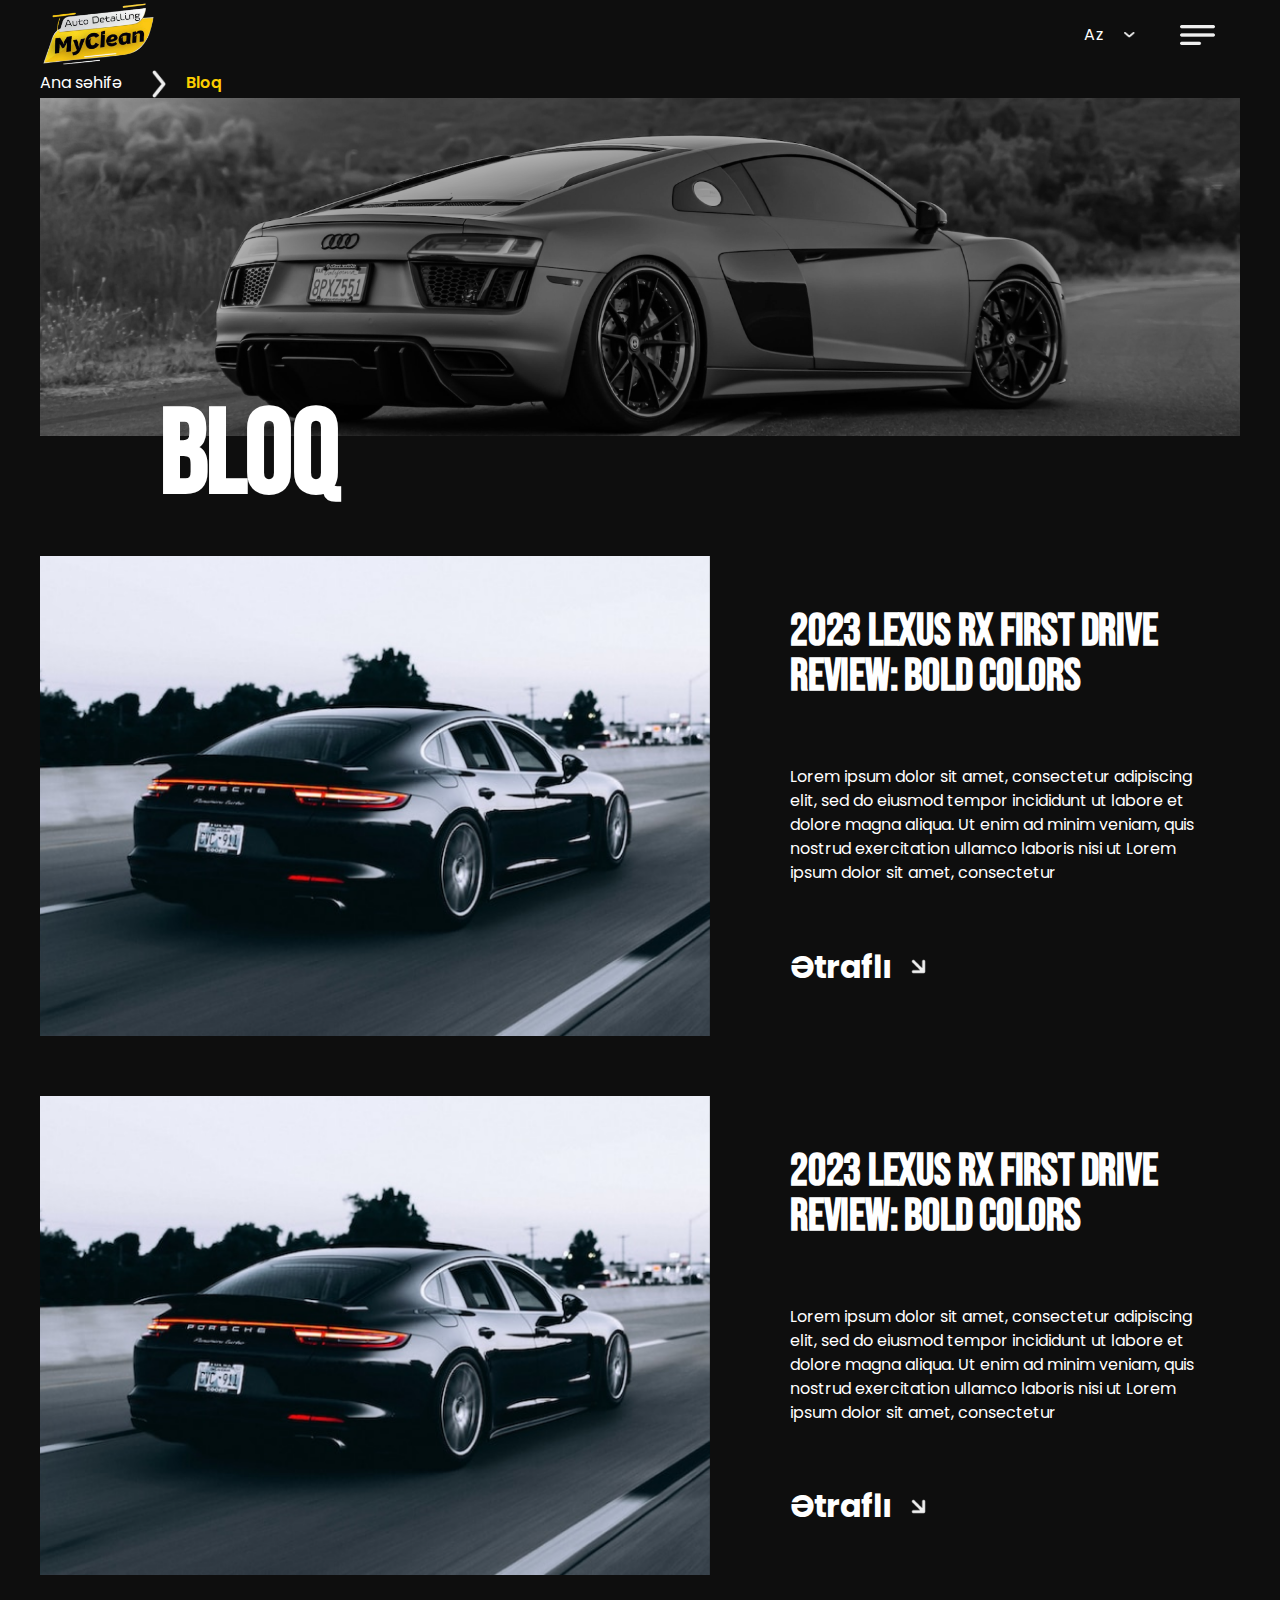
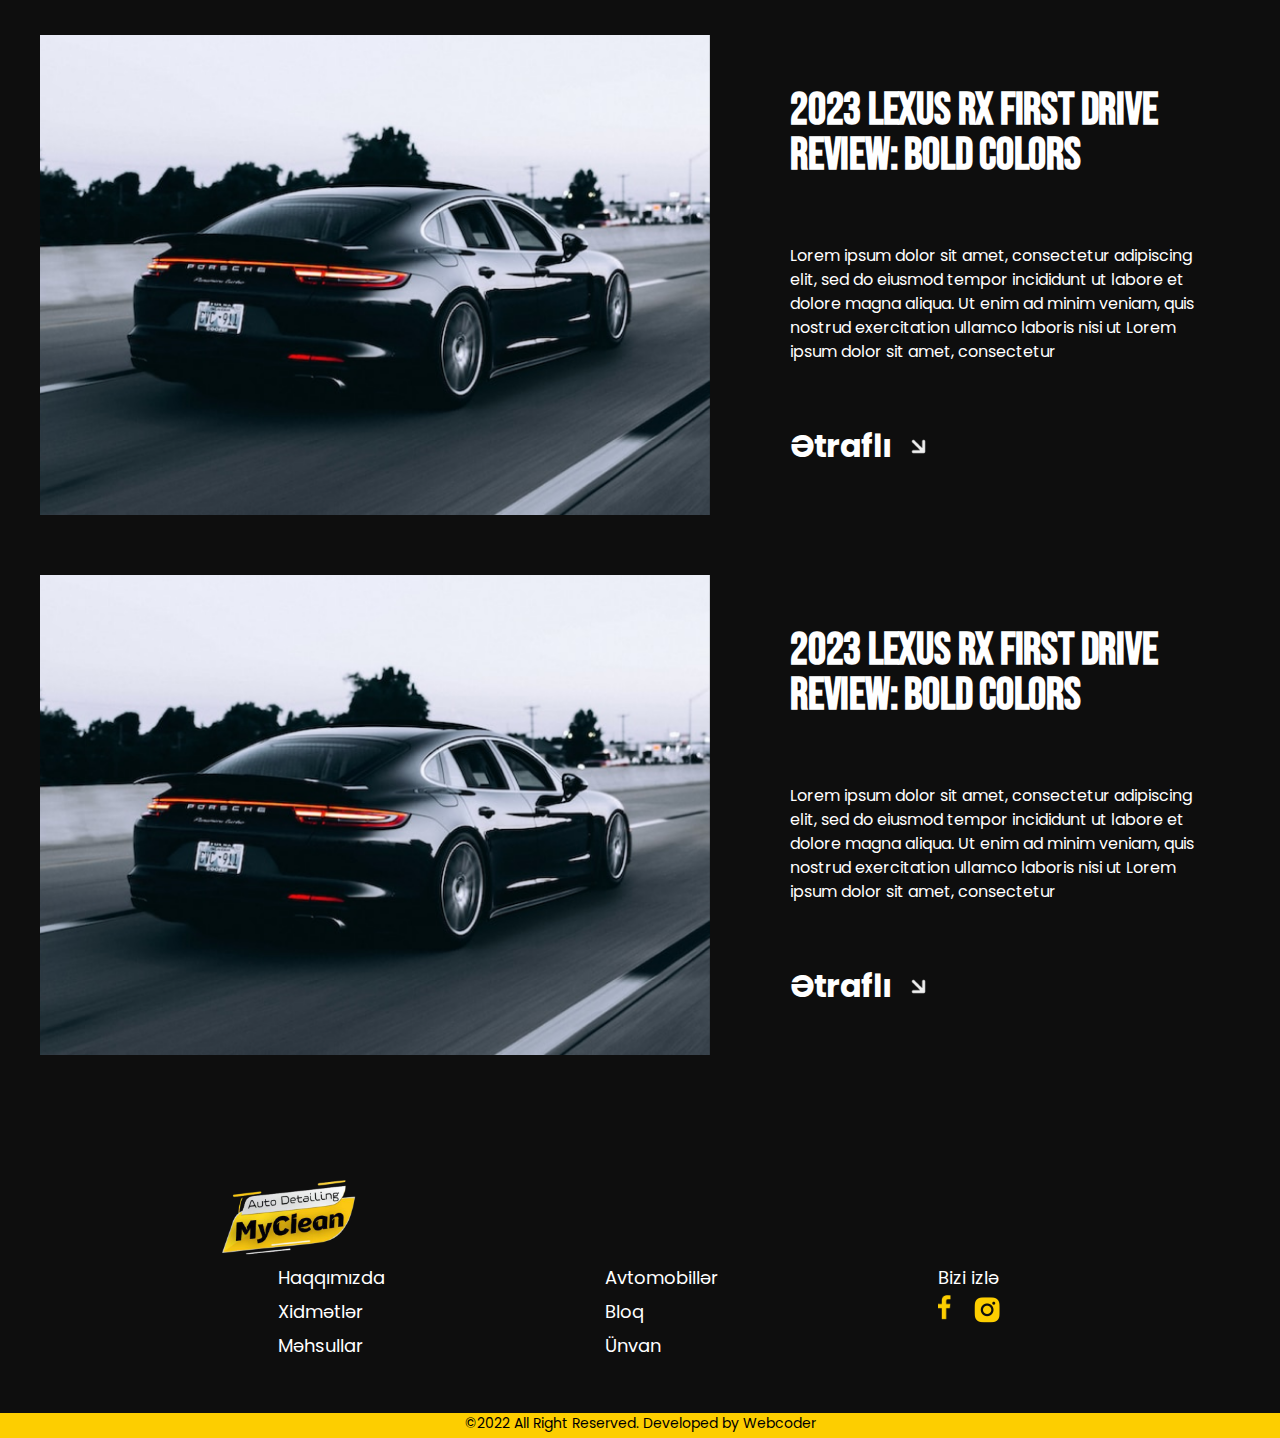
<file: blog.html>
<!DOCTYPE html>
<html lang="en">
  <head>
    <meta charset="UTF-8" />
    <meta name="viewport" content="width=device-width, initial-scale=1.0" />
    <title>Blog</title>
    <link
      href="https://fonts.googleapis.com/css2?family=Bebas+Neue&family=Poppins:wght@400;500&display=swap"
      rel="stylesheet"
    />
    <link rel="stylesheet" href="assets/styles/styles.css" />
  </head>
  <body>
    <header>
      <nav class="nav container">
        <a href="index.html">
          <div class="logo">
            <img src="assets/images/logo.png" alt="" />
          </div>
        </a>


        <div class="language-category">
          <div class="language">
            <p>Az</p>
          </div>
          <div class="down-arrow cursor">
            <img src="assets/images/down-arrow.png" alt="" />
          </div>

          <label for="toggle">
            <div class="hamburger-menu cursor">
              <img src="assets/images/hamburger-menu.png" alt="" />
            </div>
          </label>

          <input id="toggle" type="checkbox" />

          <div class="navbar">
            <a href="index.html">
              <div class="leftside-arrow cursor">
                <img src="assets/images/leftside arrow.png" alt="" />
              </div>
            </a>

            <div class="navbar-menu">
              <div class="navbar-wrapper">
                <ul>
                  <a href="index.html">Ana səhifə</a
                  ><br />
                  <a href="about.html">Haqqımızda</a
                  ><br />
                  <a href="services.html">Xidmətlər</a
                  ><br />
                  <a href="products.html">Məhsullar</a
                  ><br />
                  <a href="cars.html">AvtomoBillər</a
                  ><br />
                  <a href="blog.html">bloq</a
                  ><br />
                  <a href="contact.html">əlaqə</a>
                </ul>
              </div>

            </div>
          </div>
        </div>
      </nav>
    </header>
    <main>
      <section class="company-blog-header">
        <div class="container">
          <div class="navbar-menu-categories">
            <div class="categories disply-none">
              <a href="index.html">
                <p>Ana səhifə</p>
              </a>
            </div>
            <div class="category-icon">
              <img src="assets/images/rightside arrow.png" alt="" />
            </div>

            <div class="company-item blog">
              <a href="blog.html">
                <p>Bloq</p>
              </a>
            </div>
          </div>
          <div>
            <div class="background-img5">
              <img src="assets/images/clning-background-img12.png" alt="" />
            </div>
            <div class="blog-text">
              <h2>Bloq</h2>
            </div>
          </div>
        </div>
      </section>

      <section class="blog-items">
        <div class="container">
          <div class="blog-item">
            <div class="background-img9">
              <img src="assets/images/car-img2.png" alt="" />
            </div>
            <div class="item-content">
              <h3>2023 Lexus RX FIrst DrIve RevIew: Bold colors</h3>
              <p>
                Lorem ipsum dolor sit amet, consectetur adipiscing elit, sed do
                eiusmod tempor incididunt ut labore et dolore magna aliqua. Ut
                enim ad minim veniam, quis nostrud exercitation ullamco laboris
                nisi ut Lorem ipsum dolor sit amet, consectetur
              </p>
              <div class="detailed-info">
                <a href="blog-item.html">
                  <h3>Ətraflı</h3>
                </a>
                <div class="down-arrow-icon">
                  <img src="assets/images/down-arrow-icon.png" alt="" />
                </div>
              </div>
            </div>
          </div>
          <div class="blog-item">
            <div class="background-img9">
              <img src="assets/images/car-img2.png" alt="" />
            </div>
            <div class="item-content">
              <h3>2023 Lexus RX FIrst DrIve RevIew: Bold colors</h3>
              <p>
                Lorem ipsum dolor sit amet, consectetur adipiscing elit, sed do
                eiusmod tempor incididunt ut labore et dolore magna aliqua. Ut
                enim ad minim veniam, quis nostrud exercitation ullamco laboris
                nisi ut Lorem ipsum dolor sit amet, consectetur
              </p>
              <div class="detailed-info">
                <a href="blog-item.html">
                  <h3>Ətraflı</h3>
                </a>
                <div class="down-arrow-icon">
                  <img src="assets/images/down-arrow-icon.png" alt="" />
                </div>
              </div>
            </div>
          </div>
          <div class="blog-item">
            <div class="background-img9">
              <img src="assets/images/car-img2.png" alt="" />
            </div>
            <div class="item-content">
              <h3>2023 Lexus RX FIrst DrIve RevIew: Bold colors</h3>
              <p>
                Lorem ipsum dolor sit amet, consectetur adipiscing elit, sed do
                eiusmod tempor incididunt ut labore et dolore magna aliqua. Ut
                enim ad minim veniam, quis nostrud exercitation ullamco laboris
                nisi ut Lorem ipsum dolor sit amet, consectetur
              </p>
              <div class="detailed-info">
                <a href="blog-item.html">
                  <h3>Ətraflı</h3>
                </a>
                <div class="down-arrow-icon">
                  <img src="assets/images/down-arrow-icon.png" alt="" />
                </div>
              </div>
            </div>
          </div>
          <div class="blog-item">
            <div class="background-img9">
              <img src="assets/images/car-img2.png" alt="" />
            </div>
            <div class="item-content">
              <h3>2023 Lexus RX FIrst DrIve RevIew: Bold colors</h3>
              <p>
                Lorem ipsum dolor sit amet, consectetur adipiscing elit, sed do
                eiusmod tempor incididunt ut labore et dolore magna aliqua. Ut
                enim ad minim veniam, quis nostrud exercitation ullamco laboris
                nisi ut Lorem ipsum dolor sit amet, consectetur
              </p>
              <div class="detailed-info">
                <a href="blog-item.html">
                  <h3>Ətraflı</h3>
                </a>
                <div class="down-arrow-icon">
                  <img src="assets/images/down-arrow-icon.png" alt="" />
                </div>
              </div>
            </div>
          </div>
        </div>
      </section>
    </main>

    <footer>
      <section class="company-footer">
        <div class="container">
          <div class="footer">
            <a href="index.html">
              <div class="logo">
                <img src="assets/images/logo.png" alt="" />
              </div>
            </a>

            <div class="footer-content">
              <ul>
                <a href="about.html">
                  <li>Haqqımızda</li>
                </a>
                <a href="services.html">
                  <li>Xidmətlər</li>
                </a>
                <a href="products.html">
                  <li>Məhsullar</li>
                </a>
              </ul>

              <ul>
                <a href="cars.html">
                  <li>Avtomobillər</li>
                </a>
                <a href="blog.html">
                  <li>Bloq</li>
                </a>
                <a href="contact.html">
                  <li>Ünvan</li>
                </a>
              </ul>

              <ul>
                <li>Bizi izlə</li>
                <li>
                  <div class="social-icons">
                    <div class="facebook-icon">
                      <img src="assets/images/facebook-icon.png" alt="" />
                    </div>
                    <div class="instagram-icon">
                      <img src="assets/images/instagram-icon.png" alt="" />
                    </div>
                  </div>
                </li>
              </ul>
            </div>
          </div>
        </div>
      </section>

      <section class="copyright">
        <div class="copyright-container">
          <h5>©2022 All Right Reserved. Developed by Webcoder</h5>
        </div>
      </section>
    </footer>
  </body>
</html>
</file>
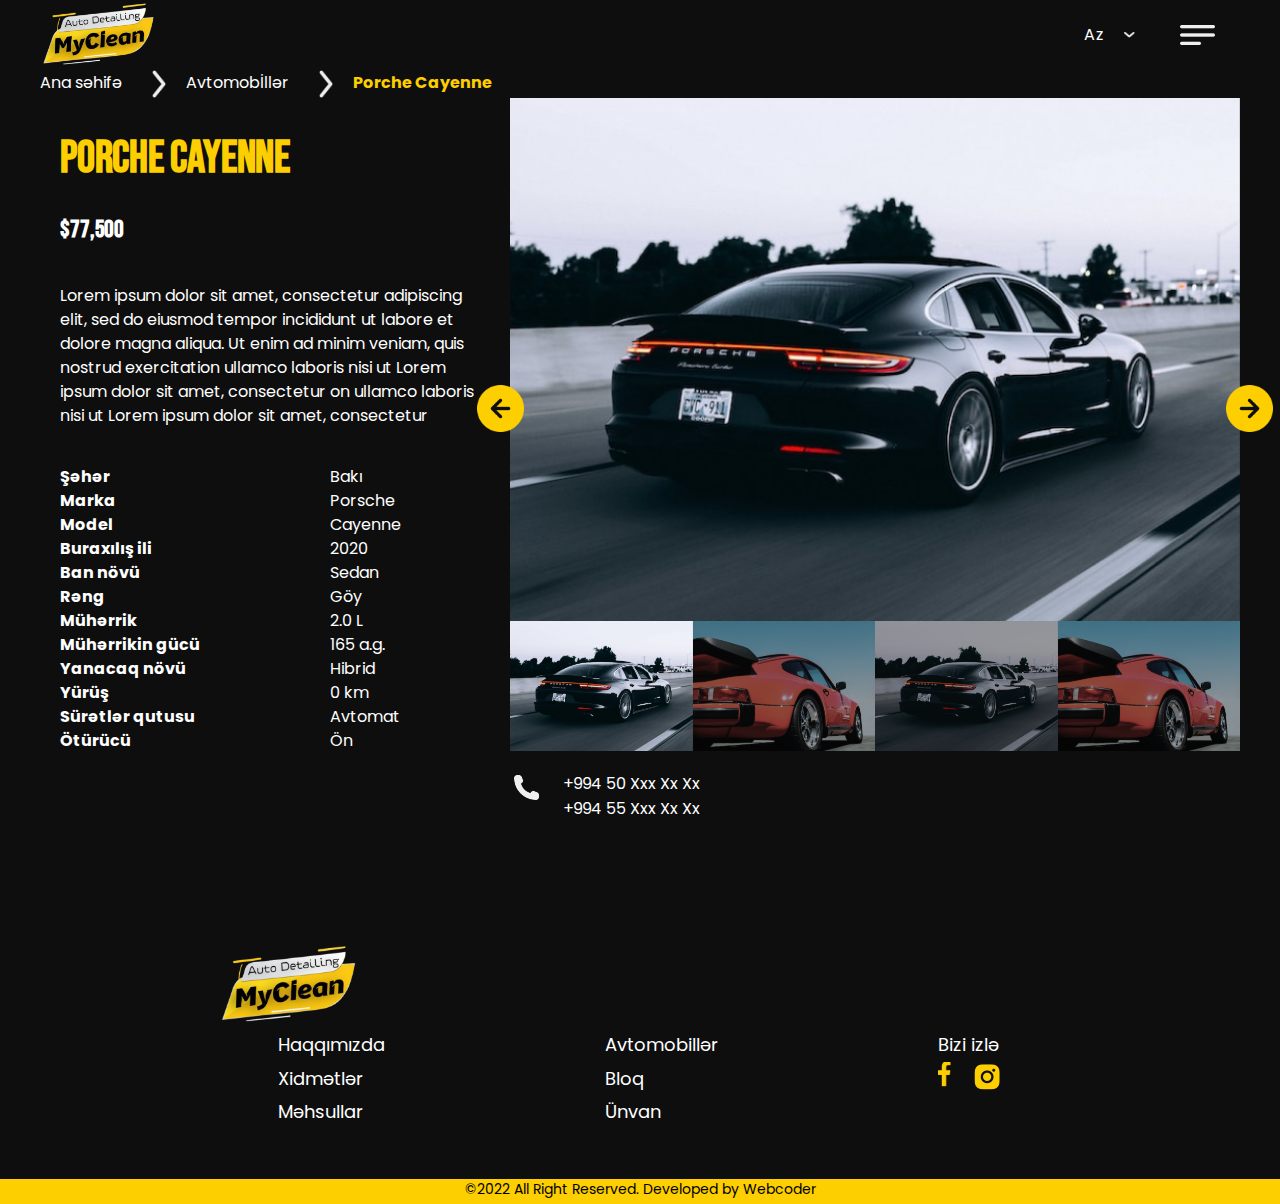
<file: car-item.html>
<!DOCTYPE html>
<html lang="en">
  <head>
    <meta charset="UTF-8" />
    <meta name="viewport" content="width=device-width, initial-scale=1.0" />
    <title>Car-item</title>
    <link
      href="https://fonts.googleapis.com/css2?family=Bebas+Neue&family=Poppins:wght@400;500&display=swap"
      rel="stylesheet"
    />
    <link rel="stylesheet" href="assets/styles/styles.css" />
  </head>
  <body>
    <header>
      <nav class="nav container">
        <a href="index.html">
          <div class="logo">
            <img src="assets/images/logo.png" alt="" />
          </div>
        </a>

        <div class="language-category">
          <div class="language">
            <p>Az</p>
          </div>
          <div class="down-arrow cursor">
            <img src="assets/images/down-arrow.png" alt="" />
          </div>

          <label for="toggle">
            <div class="hamburger-menu cursor">
              <img src="assets/images/hamburger-menu.png" alt="" />
            </div>
          </label>

          <input id="toggle" type="checkbox" />

          <div class="navbar">
            <a href="index.html">
              <div class="leftside-arrow cursor">
                <img src="assets/images/leftside arrow.png" alt="" />
              </div>
            </a>

            <div class="navbar-menu">
              <div class="navbar-wrapper">
                <ul>
                  <a href="index.html">Ana səhifə</a
                  ><br />
                  <a href="about.html">Haqqımızda</a
                  ><br />
                  <a href="services.html">Xidmətlər</a
                  ><br />
                  <a href="products.html">Məhsullar</a
                  ><br />
                  <a href="cars.html">AvtomoBillər</a
                  ><br />
                  <a href="blog.html">bloq</a
                  ><br />
                  <a href="contact.html">əlaqə</a>
                </ul>
              </div>

            </div>
          </div>
        </div>
      </nav>
    </header>
    <main>
      <section class="company-cars-header">
        <div class="container">
          <div class="navbar-menu-categories">
            <div class="categories disply-none">
              <a href="index.html">
                <p>Ana səhifə</p>
              </a>
            </div>
            <div class="category-icon disply-none">
              <img src="assets/images/rightside arrow.png" alt="" />
            </div>

            <div class="categories disply-none">
              <a href="cars.html">
                <p>Avtomobİllər</p>
              </a>
            </div>

            <div class="category-icon">
              <img src="assets/images/rightside arrow.png" alt="" />
            </div>

            <div class="categories car-item-title">
              <a href="car-item.html">
                <p>Porche Cayenne</p>
              </a>
            </div>
          </div>
        </div>
      </section>

      <section>
        <div class="container">
          <div class="company-car-items">
            <div class="item-content">
              <h3>Porche Cayenne</h3>
              <h4>$77,500</h4>
              <p>
                Lorem ipsum dolor sit amet, consectetur adipiscing elit, sed do
                eiusmod tempor incididunt ut labore et dolore magna aliqua. Ut
                enim ad minim veniam, quis nostrud exercitation ullamco laboris
                nisi ut Lorem ipsum dolor sit amet, consectetur on ullamco
                laboris nisi ut Lorem ipsum dolor sit amet, consectetur
              </p>
              <div class="car-item-features">
                <div class="features">
                  <ul>
                    <li>Şəhər</li>
                    <li>Marka</li>
                    <li>Model</li>
                    <li>Buraxılış ili</li>
                    <li>Ban növü</li>
                    <li>Rəng</li>
                    <li>Mühərrik</li>
                    <li>Mühərrikin gücü</li>
                    <li>Yanacaq növü</li>
                    <li>Yürüş</li>
                    <li>Sürətlər qutusu</li>
                    <li>Ötürücü</li>
                  </ul>

                  <ul>
                    <li>Bakı</li>
                    <li>Porsche</li>
                    <li>Cayenne</li>
                    <li>2020</li>
                    <li>Sedan</li>
                    <li>Göy</li>
                    <li>2.0 L</li>
                    <li>165 a.g.</li>
                    <li>Hibrid</li>
                    <li>0 km</li>
                    <li>Avtomat</li>
                    <li>Ön</li>
                  </ul>
                </div>

                <div class="phone">
                  <div class="phone-icon">
                    <img src="assets/images/phone-icon-white.png" alt="" />
                  </div>
                  <div class="text">
                    <h5>+994 50 xxx xx xx</h5>
                    <h5>+994 55 xxx xx xx</h5>
                  </div>
                </div>
              </div>
            </div>
            <div class="cars-slider">
              <div>
                <div class="mySlides">
                  <img src="assets/images/car-img2.png" style="width: 100%" />
                </div>

                <div class="mySlides">
                  <img src="assets/images/car-img.png" style="width: 100%" />
                </div>

                <div class="mySlides">
                  <img src="assets/images/car-img2.png" style="width: 100%" />
                </div>

                <div class="mySlides">
                  <img src="assets/images/car-img.png" style="width: 100%" />
                </div>

                <div class="prev-next">
                  <a class="prev" onclick="plusSlides(-1)"
                    ><div class="left-arrow-icon">
                      <img
                        src="assets/images/left-arrow-icon.png"
                        alt=""
                      /></div
                  ></a>
                  <a class="next" onclick="plusSlides(1)">
                    <div class="right-arrow-icon">
                      <img
                        src="assets/images/right-arrow-icon.png"
                        alt=""
                      /></div
                  ></a>
                </div>

                <div class="column">
                  <img
                    class="demo cursor"
                    src="assets/images/car-img2.png"
                    style="width: 100%"
                    onclick="currentSlide(1)"
                  />
                </div>
                <div class="column">
                  <img
                    class="demo cursor"
                    src="assets/images/car-img.png"
                    style="width: 100%"
                    onclick="currentSlide(2)"
                  />
                </div>
                <div class="column">
                  <img
                    class="demo cursor"
                    src="assets/images/car-img2.png"
                    style="width: 100%"
                    onclick="currentSlide(3)"
                  />
                </div>
                <div class="column">
                  <img
                    class="demo cursor"
                    src="assets/images/car-img.png"
                    style="width: 100%"
                    onclick="currentSlide(4)"
                  />
                </div>
              </div>
              <div class="phone">
                <div class="phone-icon">
                  <img src="assets/images/phone-icon-white.png" alt="" />
                </div>
                <div class="text">
                  <h5>+994 50 xxx xx xx</h5>
                  <h5>+994 55 xxx xx xx</h5>
                </div>
              </div>
            </div>
          </div>
        </div>
      </section>
    </main>

    <footer>
      <section class="company-footer">
        <div class="container">
          <div class="footer">
            <a href="index.html">
              <div class="logo">
                <img src="assets/images/logo.png" alt="" />
              </div>
            </a>

            <div class="footer-content">
              <ul>
                <a href="about.html">
                  <li>Haqqımızda</li>
                </a>
                <a href="services.html">
                  <li>Xidmətlər</li>
                </a>
                <a href="products.html">
                  <li>Məhsullar</li>
                </a>
              </ul>

              <ul>
                <a href="cars.html">
                  <li>Avtomobillər</li>
                </a>
                <a href="blog.html">
                  <li>Bloq</li>
                </a>
                <a href="contact.html">
                  <li>Ünvan</li>
                </a>
              </ul>

              <ul>
                <li>Bizi izlə</li>
                <li>
                  <div class="social-icons">
                    <div class="facebook-icon">
                      <img src="assets/images/facebook-icon.png" alt="" />
                    </div>
                    <div class="instagram-icon">
                      <img src="assets/images/instagram-icon.png" alt="" />
                    </div>
                  </div>
                </li>
              </ul>
            </div>
          </div>
        </div>
      </section>

      <section class="copyright">
        <div class="copyright-container">
          <h5>©2022 All Right Reserved. Developed by Webcoder</h5>
        </div>
      </section>
    </footer>

    <script src="assets/js/car-item.js"></script>
  </body>
</html>
</file>
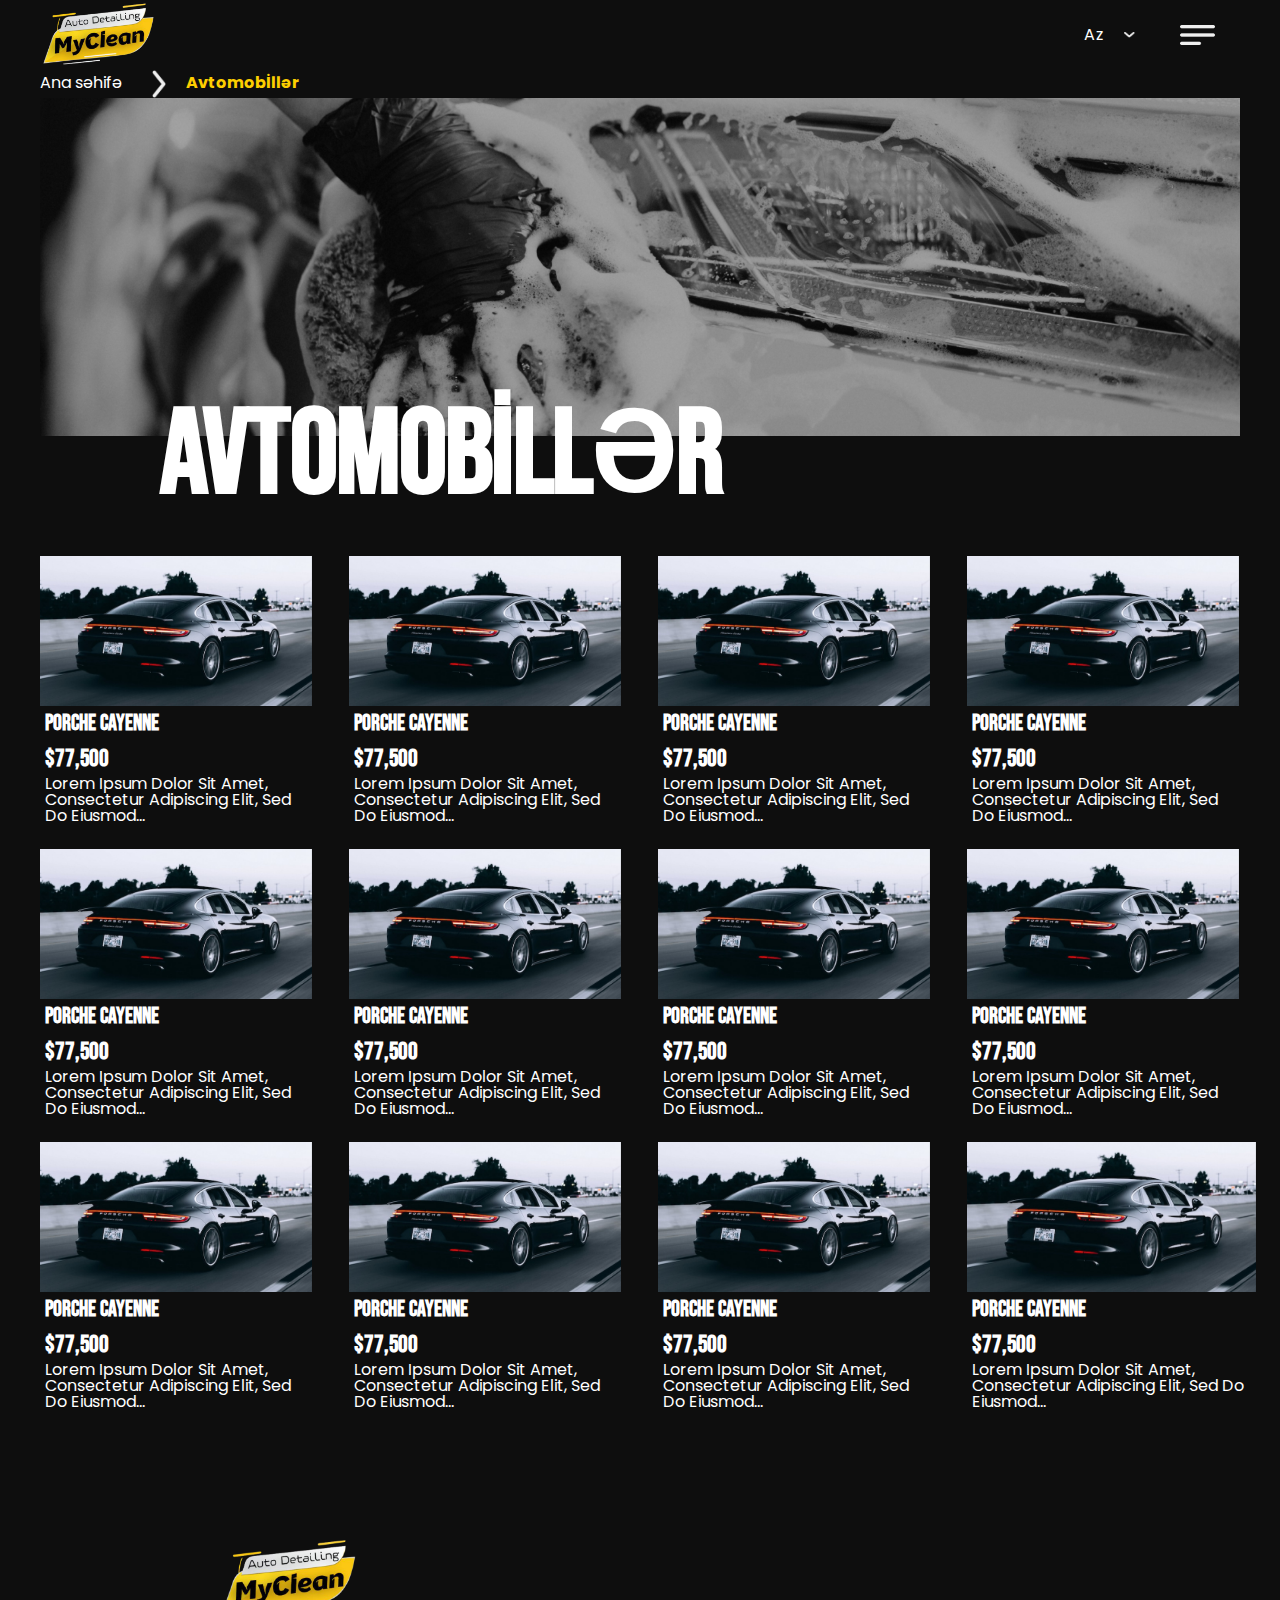
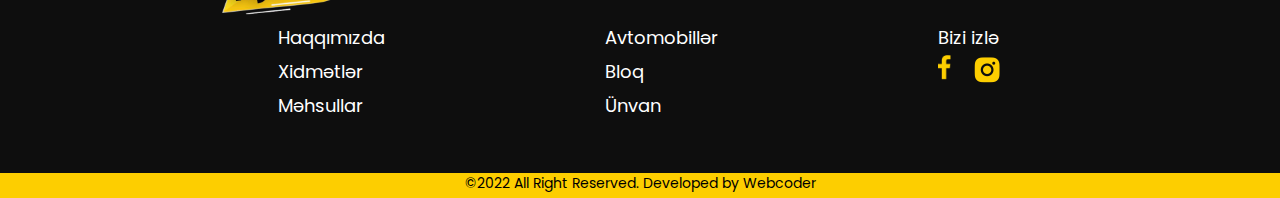
<file: cars.html>
<!DOCTYPE html>
<html lang="en">
  <head>
    <meta charset="UTF-8" />
    <meta name="viewport" content="width=device-width, initial-scale=1.0" />
    <title>Cars</title>
    <link
      href="https://fonts.googleapis.com/css2?family=Bebas+Neue&family=Poppins:wght@400;500&display=swap"
      rel="stylesheet"
    />
    <link rel="stylesheet" href="assets/styles/styles.css" />
  </head>
  <body>
    <header>
      <nav class="nav container">
        <a href="index.html">
          <div class="logo">
            <img src="assets/images/logo.png" alt="" />
          </div>
        </a>

        <div class="language-category">
          <div class="language">
            <p>Az</p>
          </div>
          <div class="down-arrow cursor">
            <img src="assets/images/down-arrow.png" alt="" />
          </div>

          <label for="toggle">
            <div class="hamburger-menu cursor">
              <img src="assets/images/hamburger-menu.png" alt="" />
            </div>
          </label>

          <input id="toggle" type="checkbox" />

          <div class="navbar">
            <a href="index.html">
              <div class="leftside-arrow cursor">
                <img src="assets/images/leftside arrow.png" alt="" />
              </div>
            </a>

            <div class="navbar-menu">
              <div class="navbar-wrapper">
                <ul>
                  <a href="index.html">Ana səhifə</a
                  ><br />
                  <a href="about.html">Haqqımızda</a
                  ><br />
                  <a href="services.html">Xidmətlər</a
                  ><br />
                  <a href="products.html">Məhsullar</a
                  ><br />
                  <a href="cars.html">AvtomoBillər</a
                  ><br />
                  <a href="blog.html">bloq</a
                  ><br />
                  <a href="contact.html">əlaqə</a>
                </ul>
              </div>
            </div>
          </div>
        </div>
      </nav>
    </header>
    <main>
      <section class="company-cars-header">
        <div class="container">
          <div class="navbar-menu-categories">
            <div class="categories disply-none">
              <a href="index.html">
                <p>Ana səhifə</p>
              </a>
            </div>
            <div class="category-icon">
              <img src="assets/images/rightside arrow.png" alt="" />
            </div>

            <div class="categories cars-title">
              <a href="cars.html">
                <p>Avtomobİllər</p>
              </a>
            </div>
          </div>
          <div>
            <div class="background-img11">
              <img src="assets/images/clning-background-img11.png" alt="" />
            </div>
            <div class="products-text">
              <h2>Avtomobİllər</h2>
            </div>
          </div>
        </div>
      </section>

      <section>
        <div class="container">
          <div class="car-cards">
            <div class="card">
              <div class="card-image">
                <a href="car-item.html">
                  <img src="assets/images/car-img2.png" />
                </a>
              </div>
              <div class="card-content">
                <h3>Porche cayenne</h3>
                <h4 class="price">$77,500</h4>
                <p>
                  Lorem ipsum dolor sit amet, consectetur adipiscing elit, sed
                  do eiusmod...
                </p>
              </div>
            </div>
            <div class="card">
              <div class="card-image">
                <a href="car-item.html">
                  <img src="assets/images/car-img2.png" />
                </a>
              </div>
              <div class="card-content">
                <h3>Porche cayenne</h3>
                <h4 class="price">$77,500</h4>
                <p>
                  Lorem ipsum dolor sit amet, consectetur adipiscing elit, sed
                  do eiusmod...
                </p>
              </div>
            </div>
            <div class="card">
              <div class="card-image">
                <a href="car-item.html">
                  <img src="assets/images/car-img2.png" />
                </a>
              </div>
              <div class="card-content">
                <h3>Porche cayenne</h3>
                <h4 class="price">$77,500</h4>
                <p>
                  Lorem ipsum dolor sit amet, consectetur adipiscing elit, sed
                  do eiusmod...
                </p>
              </div>
            </div>
            <div class="card">
              <div class="card-image">
                <a href="car-item.html">
                  <img src="assets/images/car-img2.png" />
                </a>
              </div>
              <div class="card-content">
                <h3>Porche cayenne</h3>
                <h4 class="price">$77,500</h4>
                <p>
                  Lorem ipsum dolor sit amet, consectetur adipiscing elit, sed
                  do eiusmod...
                </p>
              </div>
            </div>
            <div class="card">
              <div class="card-image">
                <a href="car-item.html">
                  <img src="assets/images/car-img2.png" />
                </a>
              </div>
              <div class="card-content">
                <h3>Porche cayenne</h3>
                <h4 class="price">$77,500</h4>
                <p>
                  Lorem ipsum dolor sit amet, consectetur adipiscing elit, sed
                  do eiusmod...
                </p>
              </div>
            </div>
            <div class="card">
              <div class="card-image">
                <a href="car-item.html">
                  <img src="assets/images/car-img2.png" />
                </a>
              </div>
              <div class="card-content">
                <h3>Porche cayenne</h3>
                <h4 class="price">$77,500</h4>
                <p>
                  Lorem ipsum dolor sit amet, consectetur adipiscing elit, sed
                  do eiusmod...
                </p>
              </div>
            </div>
            <div class="card">
              <div class="card-image">
                <a href="car-item.html">
                  <img src="assets/images/car-img2.png" />
                </a>
              </div>
              <div class="card-content">
                <h3>Porche cayenne</h3>
                <h4 class="price">$77,500</h4>
                <p>
                  Lorem ipsum dolor sit amet, consectetur adipiscing elit, sed
                  do eiusmod...
                </p>
              </div>
            </div>
            <div class="card">
              <div class="card-image">
                <a href="car-item.html">
                  <img src="assets/images/car-img2.png" />
                </a>
              </div>
              <div class="card-content">
                <h3>Porche cayenne</h3>
                <h4 class="price">$77,500</h4>
                <p>
                  Lorem ipsum dolor sit amet, consectetur adipiscing elit, sed
                  do eiusmod...
                </p>
              </div>
            </div>
            <div class="card">
              <div class="card-image">
                <a href="car-item.html">
                  <img src="assets/images/car-img2.png" />
                </a>
              </div>
              <div class="card-content">
                <h3>Porche cayenne</h3>
                <h4 class="price">$77,500</h4>
                <p>
                  Lorem ipsum dolor sit amet, consectetur adipiscing elit, sed
                  do eiusmod...
                </p>
              </div>
            </div>
            <div class="card">
              <div class="card-image">
                <a href="car-item.html">
                  <img src="assets/images/car-img2.png" />
                </a>
              </div>
              <div class="card-content">
                <h3>Porche cayenne</h3>
                <h4 class="price">$77,500</h4>
                <p>
                  Lorem ipsum dolor sit amet, consectetur adipiscing elit, sed
                  do eiusmod...
                </p>
              </div>
            </div>
            <div class="card">
              <div class="card-image">
                <a href="car-item.html">
                  <img src="assets/images/car-img2.png" />
                </a>
              </div>
              <div class="card-content">
                <h3>Porche cayenne</h3>
                <h4 class="price">$77,500</h4>
                <p>
                  Lorem ipsum dolor sit amet, consectetur adipiscing elit, sed
                  do eiusmod...
                </p>
              </div>
            </div>
            <div class="card">
              <div class="card-image">
                <a href="car-item.html">
                  <img src="assets/images/car-img2.png" />
                </a>
              </div>
              <div class="card-content">
                <h3>Porche cayenne</h3>
                <h4 class="price">$77,500</h4>
                <p>
                  Lorem ipsum dolor sit amet, consectetur adipiscing elit, sed
                  do eiusmod...
                </p>
              </div>
            </div>
          </div>
        </div>
      </section>
    </main>

    <footer>
      <section class="company-footer">
        <div class="container">
          <div class="footer">
            <a href="index.html">
              <div class="logo">
                <img src="assets/images/logo.png" alt="" />
              </div>
            </a>

            <div class="footer-content">
              <ul>
                <a href="about.html">
                  <li>Haqqımızda</li>
                </a>
                <a href="services.html">
                  <li>Xidmətlər</li>
                </a>
                <a href="products.html">
                  <li>Məhsullar</li>
                </a>
              </ul>

              <ul>
                <a href="cars.html">
                  <li>Avtomobillər</li>
                </a>
                <a href="blog.html">
                  <li>Bloq</li>
                </a>
                <a href="contact.html">
                  <li>Ünvan</li>
                </a>
              </ul>

              <ul>
                <li>Bizi izlə</li>
                <li>
                  <div class="social-icons">
                    <div class="facebook-icon">
                      <img src="assets/images/facebook-icon.png" alt="" />
                    </div>
                    <div class="instagram-icon">
                      <img src="assets/images/instagram-icon.png" alt="" />
                    </div>
                  </div>
                </li>
              </ul>
            </div>
          </div>
        </div>
      </section>

      <section class="copyright">
        <div class="copyright-container">
          <h5>©2022 All Right Reserved. Developed by Webcoder</h5>
        </div>
      </section>
    </footer>
  </body>
</html>
</file>
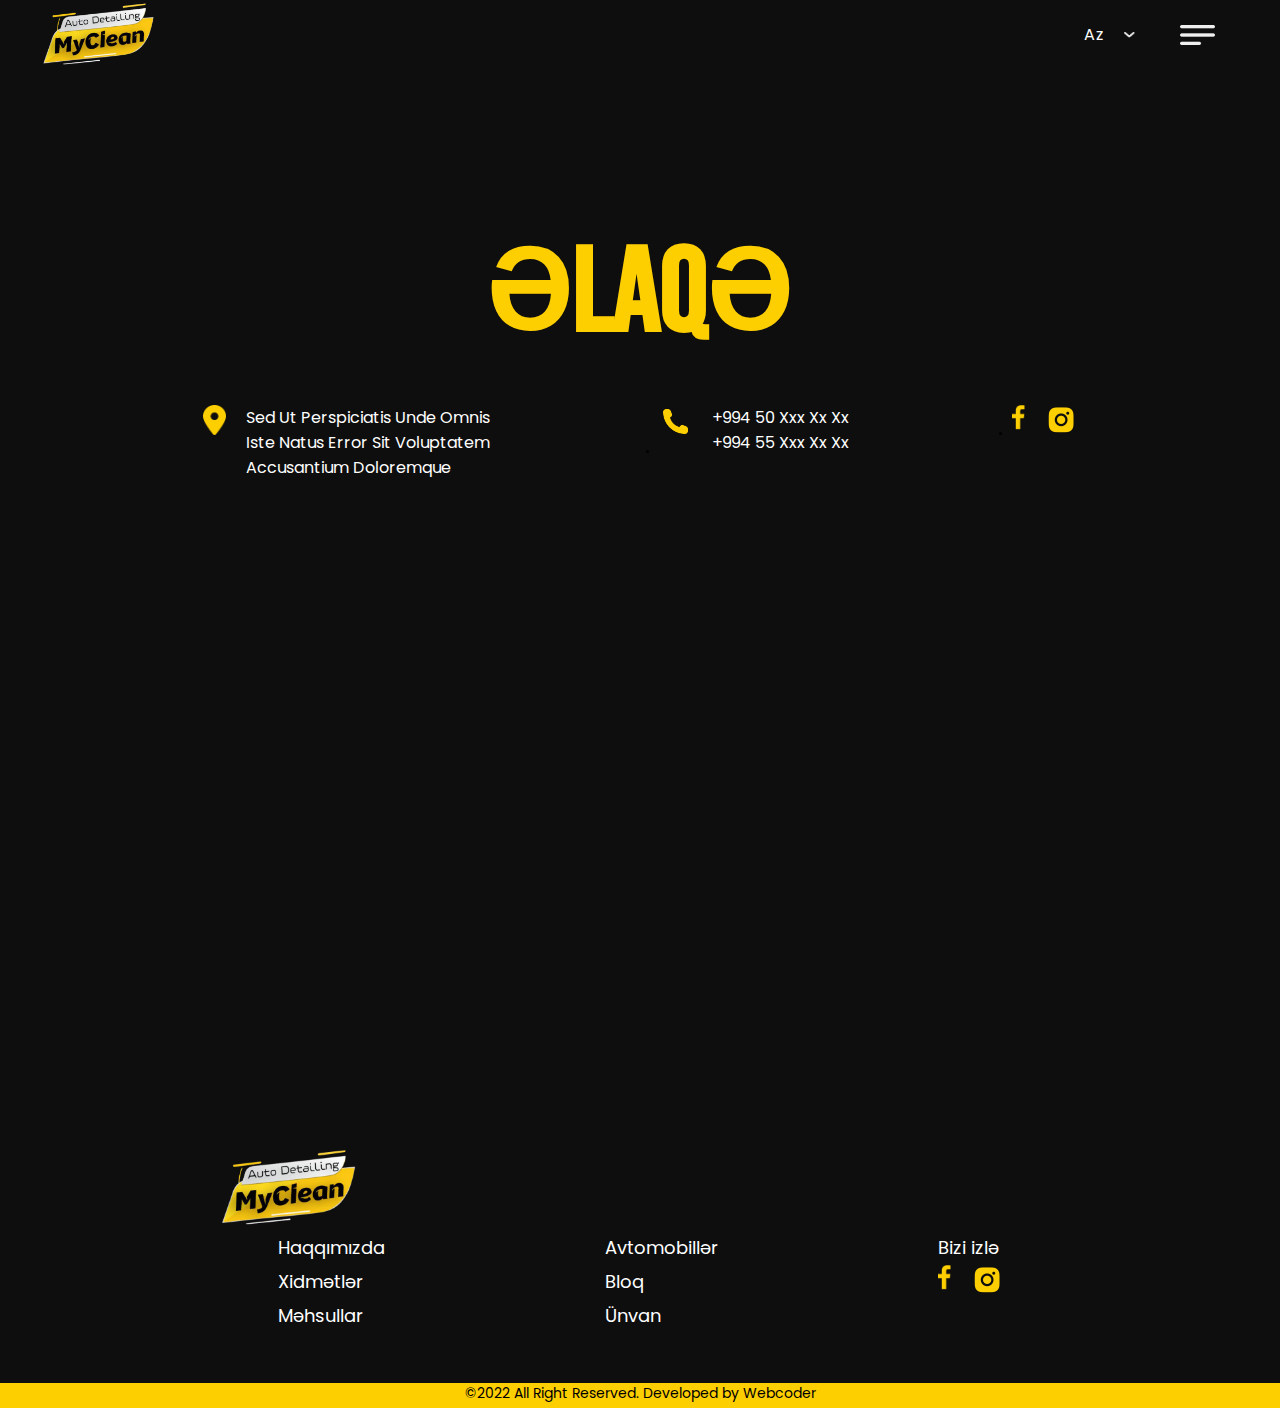
<file: contact.html>
<!DOCTYPE html>
<html lang="en">
  <head>
    <meta charset="UTF-8" />
    <meta name="viewport" content="width=device-width, initial-scale=1.0" />
    <title>Contact</title>
    <link
      href="https://fonts.googleapis.com/css2?family=Bebas+Neue&family=Poppins:wght@400;500&display=swap"
      rel="stylesheet"
    />
    <link rel="stylesheet" href="assets/styles/styles.css" />
  </head>
  <body>
    <header>
      <nav class="nav container">
        <a href="index.html">
          <div class="logo">
            <img src="assets/images/logo.png" alt="" />
          </div>
        </a>

        <div class="language-category">
          <div class="language">
            <p>Az</p>
          </div>
          <div class="down-arrow cursor">
            <img src="assets/images/down-arrow.png" alt="" />
          </div>

          <label for="toggle">
            <div class="hamburger-menu cursor">
              <img src="assets/images/hamburger-menu.png" alt="" />
            </div>
          </label>

          <input id="toggle" type="checkbox" />

          <div class="navbar">
            <a href="index.html">
              <div class="leftside-arrow cursor">
                <img src="assets/images/leftside arrow.png" alt="" />
              </div>
            </a>

            <div class="navbar-menu">
              <div class="navbar-wrapper">
                <ul>
                  <a href="index.html">Ana səhifə</a
                  ><br />
                  <a href="about.html">Haqqımızda</a
                  ><br />
                  <a href="services.html">Xidmətlər</a
                  ><br />
                  <a href="products.html">Məhsullar</a
                  ><br />
                  <a href="cars.html">AvtomoBillər</a
                  ><br />
                  <a href="blog.html">bloq</a
                  ><br />
                  <a href="contact.html">əlaqə</a>
                </ul>
              </div>
            </div>
          </div>
        </div>
      </nav>
    </header>
    <main>
      <section class="company-contacts">
        <div class="container">
          <div class="company-contacts-main">
            <div class="contact-text">
              <h2>Əlaqə</h2>
            </div>
            <div class="contacts">
              <ul>
                <a href="">
                  <li>
                    <div class="location">
                      <div class="icon">
                        <img src="assets/images/location-icon.png" alt="" />
                      </div>
                      <div class="location-text">
                        <h5>
                          Sed ut perspiciatis unde omnis iste natus error sit
                          voluptatem accusantium doloremque
                        </h5>
                      </div>
                    </div>
                  </li>
                </a>
  
              </ul>
              <ul>
                <li>
                  <div class="phone">
                    <div class="phone-icon">
                      <img src="assets/images/phone-icon.png" alt="" />
                    </div>
                    <div class="text">
                      <h5>+994 50 xxx xx xx</h5>
                      <h5>+994 55 xxx xx xx</h5>
                    </div>
                  </div>
                </li>
              </ul>
              <ul>
                <li>
                  <div class="social-icons">
                    <div class="facebook-icon">
                      <img src="assets/images/facebook-icon.png" alt="" />
                    </div>
                    <div class="instagram-icon">
                      <img src="assets/images/instagram-icon.png" alt="" />
                    </div>
                  </div>
                </li>
              </ul>
            </div>
          </div>
        </div>
      </section>

      <section class="company-map">
        <div class="map">
          <iframe
            src="https://www.google.com/maps/embed?pb=!1m18!1m12!1m3!1d3038.7260854739748!2d49.790874076439174!3d40.39276305709699!2m3!1f0!2f0!3f0!3m2!1i1024!2i768!4f13.1!3m3!1m2!1s0x40308767b133c131%3A0xe9ea9e59e0899b0e!2sMy%20Clean!5e0!3m2!1sen!2saz!4v1696095895593!5m2!1sen!2saz"
            width="600"
            height="450"
            style="border: 0"
            allowfullscreen=""
            loading="lazy"
            referrerpolicy="no-referrer-when-downgrade"
          ></iframe>
        </div>
      </section>
    </main>

    <footer>
      <section class="company-footer">
        <div class="container">
          <div class="footer">
            <a href="index.html">
              <div class="logo">
                <img src="assets/images/logo.png" alt="" />
              </div>
            </a>

            <div class="footer-content">
              <ul>
                <a href="about.html">
                  <li>Haqqımızda</li>
                </a>
                <a href="services.html">
                  <li>Xidmətlər</li>
                </a>
                <a href="products.html">
                  <li>Məhsullar</li>
                </a>
              </ul>

              <ul>
                <a href="cars.html">
                  <li>Avtomobillər</li>
                </a>
                <a href="blog.html">
                  <li>Bloq</li>
                </a>
                <a href="contact.html">
                  <li>Ünvan</li>
                </a>
              </ul>

              <ul>
                <li>Bizi izlə</li>
                <li>
                  <div class="social-icons">
                    <div class="facebook-icon">
                      <img src="assets/images/facebook-icon.png" alt="" />
                    </div>
                    <div class="instagram-icon">
                      <img src="assets/images/instagram-icon.png" alt="" />
                    </div>
                  </div>
                </li>
              </ul>
            </div>
          </div>
        </div>
      </section>

      <section class="copyright">
        <div class="copyright-container">
          <h5>©2022 All Right Reserved. Developed by Webcoder</h5>
        </div>
      </section>
    </footer>
  </body>
</html>
</file>
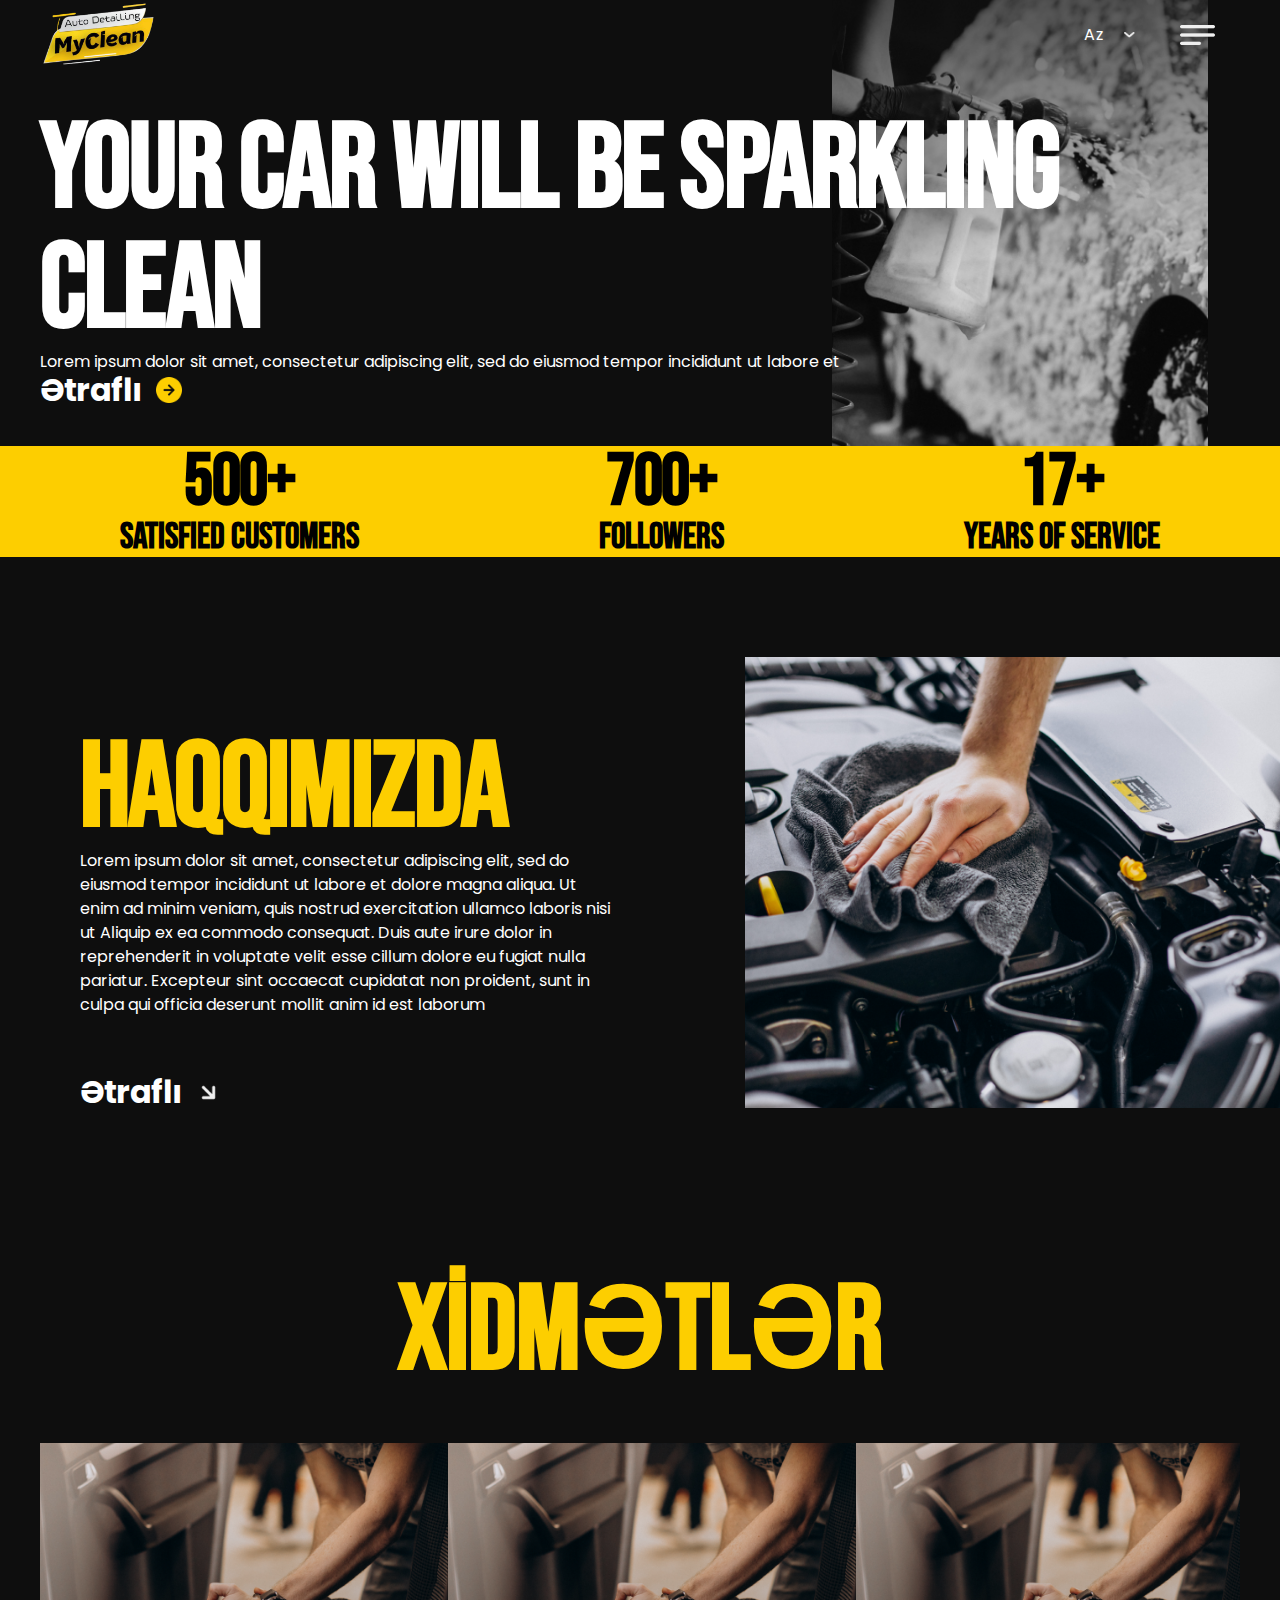
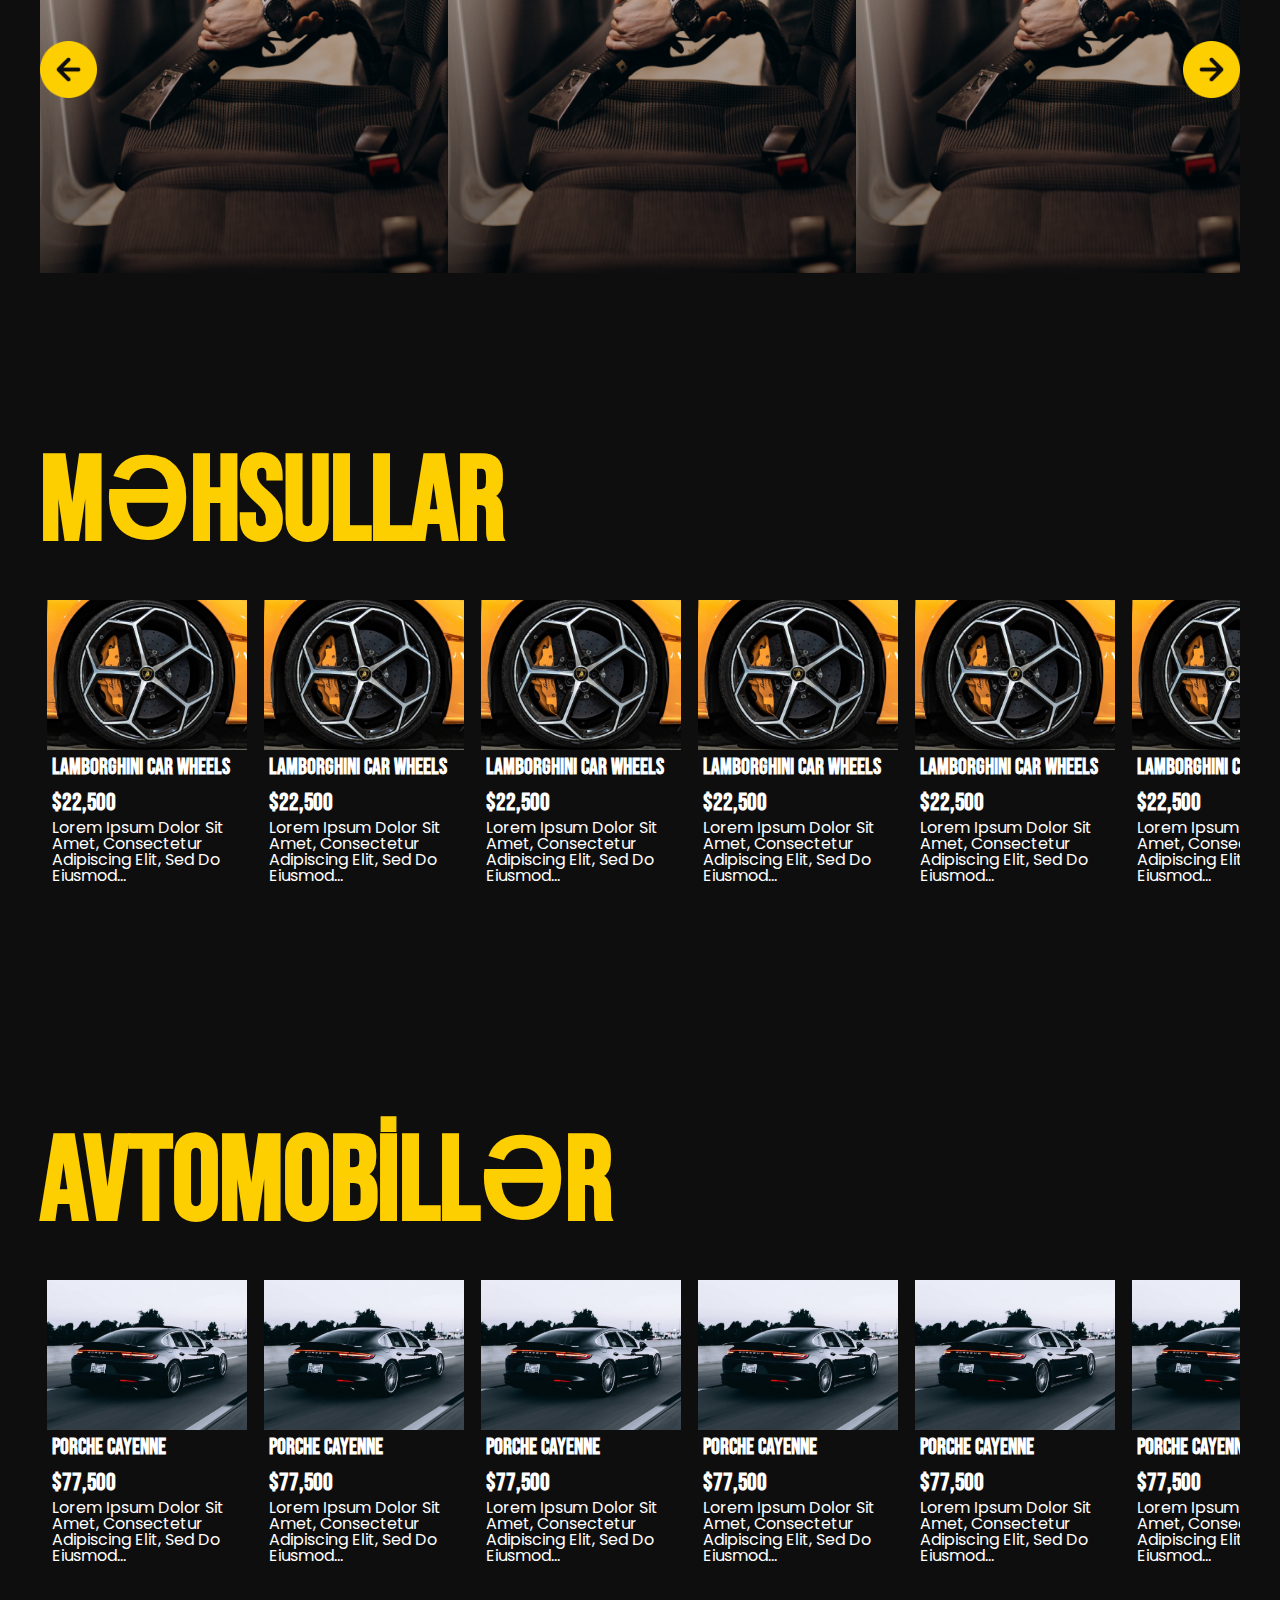
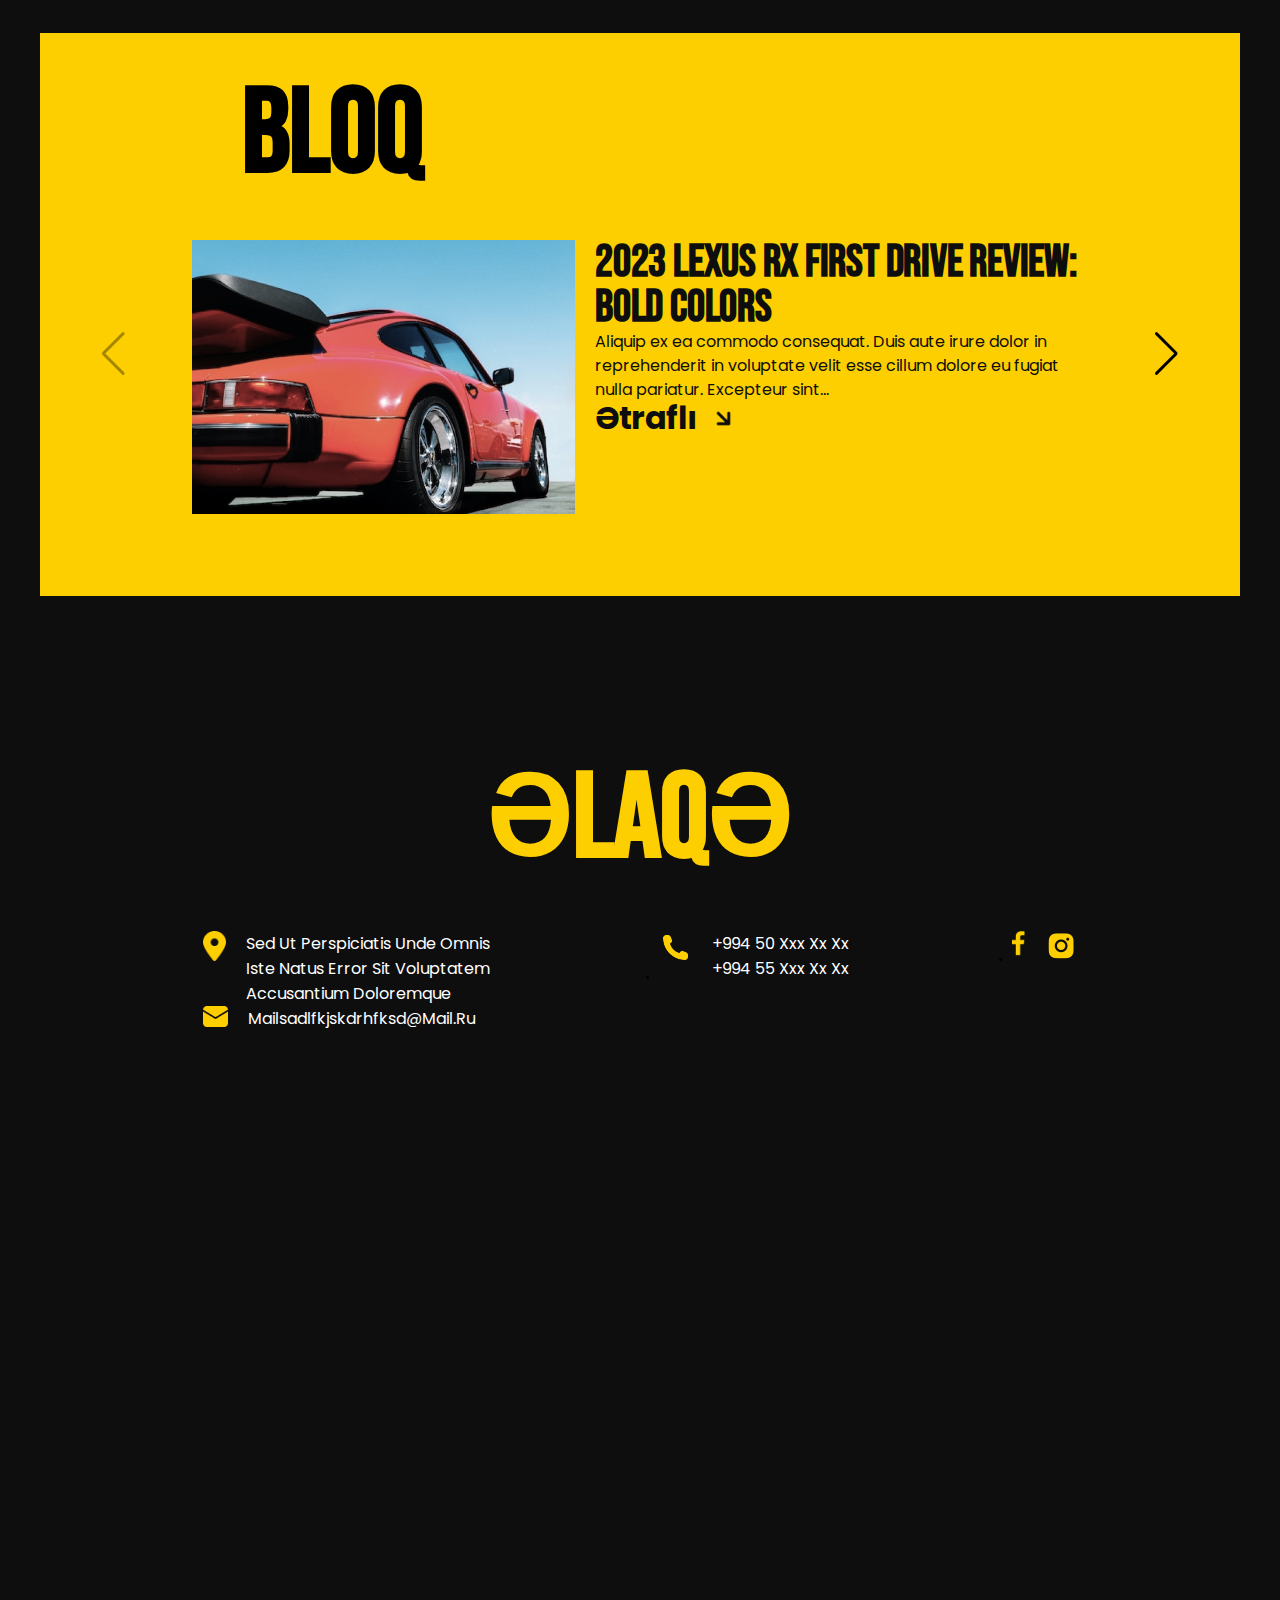
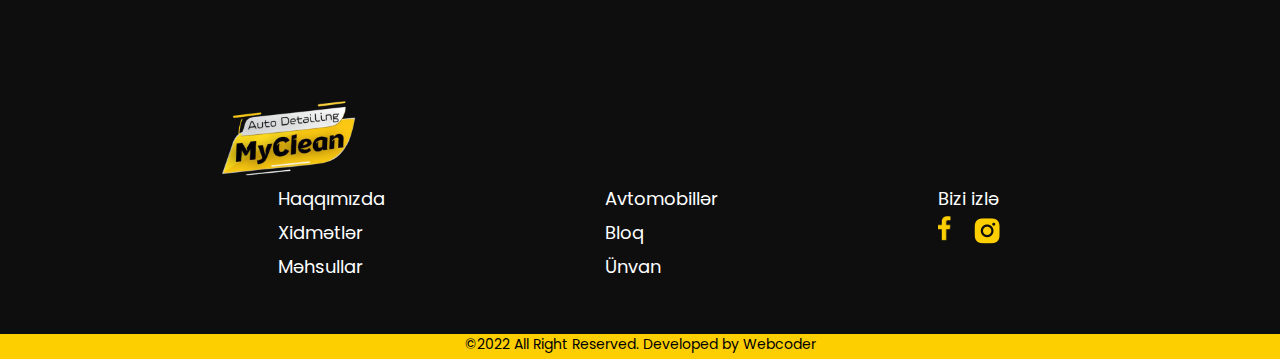
<file: home.html>
<!DOCTYPE html>
<html lang="en">
  <head>
    <meta charset="UTF-8" />
    <meta name="viewport" content="width=device-width, initial-scale=1.0" />
    <title>Document</title>
    <link rel="preconnect" href="https://fonts.googleapis.com" />
    <link rel="preconnect" href="https://fonts.gstatic.com" crossorigin />
    <link
      href="https://fonts.googleapis.com/css2?family=Bebas+Neue&family=Poppins:wght@400;500&display=swap"
      rel="stylesheet"
    />
    <link
      rel="stylesheet"
      href="https://cdnjs.cloudflare.com/ajax/libs/font-awesome/6.4.2/css/all.min.css"
      integrity="sha512-z3gLpd7yknf1YoNbCzqRKc4qyor8gaKU1qmn+CShxbuBusANI9QpRohGBreCFkKxLhei6S9CQXFEbbKuqLg0DA=="
      crossorigin="anonymous"
      referrerpolicy="no-referrer"
    />

    <link
      rel="stylesheet"
      href="https://cdn.jsdelivr.net/npm/swiper@10/swiper-bundle.min.css"
    />

    <link rel="stylesheet" href="assets/styles/styles.css" />
  </head>
  <body>
    <header>
      <nav class="nav container">
        <a href="home.html">
          <div class="logo">
            <img src="assets/images/logo.png" alt="" />
          </div>
        </a>

        <div class="background-img2">
          <img src="assets/images/clning-background-img2.png" alt="" />
        </div>

        <div class="language-category">
          <div class="language">
            <p>Az</p>
          </div>
          <div class="down-arrow cursor">
            <img src="assets/images/down-arrow.png" alt="" />
          </div>

          <label for="toggle">
            <div class="hamburger-menu cursor">
              <img src="assets/images/hamburger-menu.png" alt="" />
            </div>
          </label>

          <input id="toggle" type="checkbox" />

          <div class="navbar">
            <a href="home.html">
              <div class="leftside-arrow cursor">
                <img src="assets/images/leftside arrow.png" alt="" />
              </div>
            </a>

            <div class="navbar-menu">
              <div class="navbar-wrapper">
                <ul>
                  <a href="home.html">Ana səhİfə</a
                  ><br />
                  <a href="about.html">Haqqımızda</a
                  ><br />
                  <a href="services.html">Xİdmətlər</a
                  ><br />
                  <a href="products.html">Məhsullar</a
                  ><br />
                  <a href="cars.html">AvtomoBİllər</a
                  ><br />
                  <a href="blog.html">bloq</a
                  ><br />
                  <a href="contact.html">əlaqə</a>
                </ul>
              </div>
            </div>
          </div>
        </div>
      </nav>
    </header>
    <main>
      <section class="company-description">
        <div class="container">
          <div class="main-content">
            <div class="company-text">
              <h1>Your car wIll be sparklIng clean</h1>
              <p>
                Lorem ipsum dolor sit amet, consectetur adipiscing elit, sed do
                eiusmod tempor incididunt ut labore et
              </p>

              <div class="detailed-info">
                <a href="about.html">
                  <h3>Ətraflı</h3>
                </a>

                <div class="right-arrow-icon">
                  <img src="assets/images/right-arrow-icon.png" alt="" />
                </div>
              </div>
            </div>
          </div>
        </div>
      </section>
      <section class="home-indicators">
        <div class="quality-indicators">
          <div class="indicator">
            <h2>500+</h2>
            <p>SatIsfIed Customers</p>
          </div>
          <div class="indicator">
            <h2>700+</h2>
            <p>Followers</p>
          </div>
          <div class="indicator">
            <h2>17+</h2>
            <p>Years of servIce</p>
          </div>
        </div>
      </section>
      <section class="about-company">
        <div class="container">
          <div class="company-info">
            <div class="info">
              <div class="">
                <h2>Haqqımızda</h2>
                <p>
                  Lorem ipsum dolor sit amet, consectetur adipiscing elit, sed
                  do eiusmod tempor incididunt ut labore et dolore magna aliqua.
                  Ut enim ad minim veniam, quis nostrud exercitation ullamco
                  laboris nisi ut Aliquip ex ea commodo consequat. Duis aute
                  irure dolor in reprehenderit in voluptate velit esse cillum
                  dolore eu fugiat nulla pariatur. Excepteur sint occaecat
                  cupidatat non proident, sunt in culpa qui officia deserunt
                  mollit anim id est laborum
                </p>
              </div>

              <div class="detailed-info">
                <a href="blog-item.html">
                  <h3>Ətraflı</h3>
                </a>
                <div class="down-arrow-icon">
                  <img src="assets/images/down-arrow-icon.png" alt="" />
                </div>
              </div>
            </div>

            <div class="clning-background-img3">
              <img src="assets/images/clning-background-img3.png" alt="" />
            </div>
          </div>
        </div>
      </section>

      <section class="company-services">
        <div class="container">
          <div class="services">
            <h2>Xİdmətlər</h2>
          </div>
          <div class="wrapper">
            <!-- <i id="left" class="fa-solid fa-arrow-left"></i> -->
            <div class="left-arrow-icon">
              <img src="assets/images/left-arrow-icon.png" id="left" alt="" />
            </div>
            <div class="carousel">
              <div class="carousel-img">
                <img
                  src="assets/images/clning-background-img4.png"
                  alt="img"
                  draggable="false"
                />
              </div>
              <div class="carousel-img">
                <img
                  src="assets/images/clning-background-img4.png"
                  alt="img"
                  draggable="false"
                />
              </div>
              <div class="carousel-img">
                <img
                  src="assets/images/clning-background-img4.png"
                  alt="img"
                  draggable="false"
                />
              </div>
              <div class="carousel-img">
                <img
                  src="assets/images/clning-background-img4.png"
                  alt="img"
                  draggable="false"
                />
              </div>
              <div class="carousel-img">
                <img
                  src="assets/images/clning-background-img4.png"
                  alt="img"
                  draggable="false"
                />
              </div>
              <div class="carousel-img">
                <img
                  src="assets/images/clning-background-img4.png"
                  alt="img"
                  draggable="false"
                />
              </div>
              <div class="carousel-img">
                <img
                  src="assets/images/clning-background-img4.png"
                  alt="img"
                  draggable="false"
                />
              </div>
              <div class="carousel-img">
                <img
                  src="assets/images/clning-background-img4.png"
                  alt="img"
                  draggable="false"
                />
              </div>
            </div>
            <!-- <i id="right" class="fa-solid fa-arrow-right"></i> -->
            <div class="right-arrow-icon">
              <img src="assets/images/right-arrow-icon.png" id="right" alt="" />
            </div>
          </div>
        </div>
      </section>

      <section class="company-products">
        <div class="container">
          <div class="products-text">
            <h2>Məhsullar</h2>
          </div>

          <div class="products">
            <div class="products-carousel">
              <div class="content">
                <div class="card">
                  <div class="card-image">
                    <img src="assets/images/product.png" />
                  </div>
                  <div class="card-content">
                    <h3>lamborghInI car wheels</h3>
                    <h4 class="price">$22,500</h4>
                    <p>
                      Lorem ipsum dolor sit amet, consectetur adipiscing elit,
                      sed do eiusmod...
                    </p>
                  </div>
                </div>
                <div class="card">
                  <div class="card-image">
                    <img src="assets/images/product.png" />
                  </div>
                  <div class="card-content">
                    <h3>lamborghInI car wheels</h3>
                    <h4 class="price">$22,500</h4>
                    <p>
                      Lorem ipsum dolor sit amet, consectetur adipiscing elit,
                      sed do eiusmod...
                    </p>
                  </div>
                </div>
                <div class="card">
                  <div class="card-image">
                    <img src="assets/images/product.png" />
                  </div>
                  <div class="card-content">
                    <h3>lamborghInI car wheels</h3>
                    <h4 class="price">$22,500</h4>
                    <p>
                      Lorem ipsum dolor sit amet, consectetur adipiscing elit,
                      sed do eiusmod...
                    </p>
                  </div>
                </div>
                <div class="card">
                  <div class="card-image">
                    <img src="assets/images/product.png" />
                  </div>
                  <div class="card-content">
                    <h3>lamborghInI car wheels</h3>
                    <h4 class="price">$22,500</h4>
                    <p>
                      Lorem ipsum dolor sit amet, consectetur adipiscing elit,
                      sed do eiusmod...
                    </p>
                  </div>
                </div>
                <div class="card">
                  <div class="card-image">
                    <img src="assets/images/product.png" />
                  </div>
                  <div class="card-content">
                    <h3>lamborghInI car wheels</h3>
                    <h4 class="price">$22,500</h4>
                    <p>
                      Lorem ipsum dolor sit amet, consectetur adipiscing elit,
                      sed do eiusmod...
                    </p>
                  </div>
                </div>
                <div class="card">
                  <div class="card-image">
                    <img src="assets/images/product.png" />
                  </div>
                  <div class="card-content">
                    <h3>lamborghInI car wheels</h3>
                    <h4 class="price">$22,500</h4>
                    <p>
                      Lorem ipsum dolor sit amet, consectetur adipiscing elit,
                      sed do eiusmod...
                    </p>
                  </div>
                </div>
                <div class="card">
                  <div class="card-image">
                    <img src="assets/images/product.png" />
                  </div>
                  <div class="card-content">
                    <h3>lamborghInI car wheels</h3>
                    <h4 class="price">$22,500</h4>
                    <p>
                      Lorem ipsum dolor sit amet, consectetur adipiscing elit,
                      sed do eiusmod...
                    </p>
                  </div>
                </div>
              </div>
            </div>
          </div>
        </div>
      </section>

      <section class="company-cars">
        <div class="container">
          <div class="cars-text">
            <h2>Avtomobİllər</h2>
          </div>

          <div class="cars">
            <div class="cars-carousel">
              <div class="cars-content">
                <div class="card">
                  <div class="card-image">
                    <img src="assets/images/car-img2.png" />
                  </div>
                  <div class="card-content">
                    <h3>Porche cayenne</h3>
                    <h4 class="price">$77,500</h4>
                    <p>
                      Lorem ipsum dolor sit amet, consectetur adipiscing elit,
                      sed do eiusmod...
                    </p>
                  </div>
                </div>
                <div class="card">
                  <div class="card-image">
                    <img src="assets/images/car-img2.png" />
                  </div>
                  <div class="card-content">
                    <h3>Porche cayenne</h3>
                    <h4 class="price">$77,500</h4>
                    <p>
                      Lorem ipsum dolor sit amet, consectetur adipiscing elit,
                      sed do eiusmod...
                    </p>
                  </div>
                </div>
                <div class="card">
                  <div class="card-image">
                    <img src="assets/images/car-img2.png" />
                  </div>
                  <div class="card-content">
                    <h3>Porche cayenne</h3>
                    <h4 class="price">$77,500</h4>
                    <p>
                      Lorem ipsum dolor sit amet, consectetur adipiscing elit,
                      sed do eiusmod...
                    </p>
                  </div>
                </div>
                <div class="card">
                  <div class="card-image">
                    <img src="assets/images/car-img2.png" />
                  </div>
                  <div class="card-content">
                    <h3>Porche cayenne</h3>
                    <h4 class="price">$77,500</h4>
                    <p>
                      Lorem ipsum dolor sit amet, consectetur adipiscing elit,
                      sed do eiusmod...
                    </p>
                  </div>
                </div>
                <div class="card">
                  <div class="card-image">
                    <img src="assets/images/car-img2.png" />
                  </div>
                  <div class="card-content">
                    <h3>Porche cayenne</h3>
                    <h4 class="price">$77,500</h4>
                    <p>
                      Lorem ipsum dolor sit amet, consectetur adipiscing elit,
                      sed do eiusmod...
                    </p>
                  </div>
                </div>
                <div class="card">
                  <div class="card-image">
                    <img src="assets/images/car-img2.png" />
                  </div>
                  <div class="card-content">
                    <h3>Porche cayenne</h3>
                    <h4 class="price">$77,500</h4>
                    <p>
                      Lorem ipsum dolor sit amet, consectetur adipiscing elit,
                      sed do eiusmod...
                    </p>
                  </div>
                </div>
                <div class="card">
                  <div class="card-image">
                    <img src="assets/images/car-img2.png" />
                  </div>
                  <div class="card-content">
                    <h3>Porche cayenne</h3>
                    <h4 class="price">$77,500</h4>
                    <p>
                      Lorem ipsum dolor sit amet, consectetur adipiscing elit,
                      sed do eiusmod...
                    </p>
                  </div>
                </div>
              </div>
            </div>
          </div>
        </div>
      </section>

      <section class="company-blog">
        <div class="container">
          <div class="swiper mySwiper">
            <div class="swiper-wrapper">
              <div class="swiper-slide">
                <div class="blog-text">
                  <h2>Bloq</h2>
                </div>
                <div class="blog-content">
                  <div class="car-image">
                    <img src="assets/images/car-img.png" alt="" />
                  </div>
                  <div class="blog-article">
                    <h3>2023 Lexus RX FIrst DrIve RevIew: Bold colors</h3>
                    <p>
                      Aliquip ex ea commodo consequat. Duis aute irure dolor in
                      reprehenderit in voluptate velit esse cillum dolore eu
                      fugiat nulla pariatur. Excepteur sint...
                    </p>

                    <div class="detailed-info">
                      <a href="blog-item.html">
                        <h3>Ətraflı</h3>
                      </a>
                      <div class="down-arrow-icon-blck">
                        <img src="assets/images/down-arrow-icon-blck.png" alt="" />
                      </div>
                    </div>
                  </div>
                </div>
              </div>
              <div class="swiper-slide">
                <div class="blog-text">
                  <h2>Bloq</h2>
                </div>
                <div class="blog-content">
                  <div class="car-image">
                    <img src="assets/images/car-img.png" alt="" />
                  </div>
                  <div class="blog-article">
                    <h3>2023 Lexus RX FIrst DrIve RevIew: Bold colors</h3>
                    <p>
                      Aliquip ex ea commodo consequat. Duis aute irure dolor in
                      reprehenderit in voluptate velit esse cillum dolore eu
                      fugiat nulla pariatur. Excepteur sint...
                    </p>

                    <div class="detailed-info">
                      <a href="blog-item.html">
                        <h3>Ətraflı</h3>
                      </a>
                      <div class="down-arrow-icon-blck">
                        <img src="assets/images/down-arrow-icon-blck.png" alt="" />
                      </div>
                    </div>
                  </div>
                </div>
              </div>
              <div class="swiper-slide">
                <div class="blog-text">
                  <h2>Bloq</h2>
                </div>
                <div class="blog-content">
                  <div class="car-image">
                    <img src="assets/images/car-img.png" alt="" />
                  </div>
                  <div class="blog-article">
                    <h3>2023 Lexus RX FIrst DrIve RevIew: Bold colors</h3>
                    <p>
                      Aliquip ex ea commodo consequat. Duis aute irure dolor in
                      reprehenderit in voluptate velit esse cillum dolore eu
                      fugiat nulla pariatur. Excepteur sint...
                    </p>

                    <div class="detailed-info">
                      <a href="blog-item.html">
                        <h3>Ətraflı</h3>
                      </a>
                      <div class="down-arrow-icon-blck">
                        <img src="assets/images/down-arrow-icon-blck.png" alt="" />
                      </div>
                    </div>
                  </div>
                </div>
              </div>
              <div class="swiper-slide">
                <div class="blog-text">
                  <h2>Bloq</h2>
                </div>
                <div class="blog-content">
                  <div class="car-image">
                    <img src="assets/images/car-img.png" alt="" />
                  </div>
                  <div class="blog-article">
                    <h3>2023 Lexus RX FIrst DrIve RevIew: Bold colors</h3>
                    <p>
                      Aliquip ex ea commodo consequat. Duis aute irure dolor in
                      reprehenderit in voluptate velit esse cillum dolore eu
                      fugiat nulla pariatur. Excepteur sint...
                    </p>

                    <div class="detailed-info">
                      <a href="blog-item.html">
                        <h3>Ətraflı</h3>
                      </a>
                      <div class="down-arrow-icon-blck">
                        <img src="assets/images/down-arrow-icon-blck.png" alt="" />
                      </div>
                    </div>
                  </div>
                </div>
              </div>
              <div class="swiper-slide">
                <div class="blog-text">
                  <h2>Bloq</h2>
                </div>
                <div class="blog-content">
                  <div class="car-image">
                    <img src="assets/images/car-img.png" alt="" />
                  </div>
                  <div class="blog-article">
                    <h3>2023 Lexus RX FIrst DrIve RevIew: Bold colors</h3>
                    <p>
                      Aliquip ex ea commodo consequat. Duis aute irure dolor in
                      reprehenderit in voluptate velit esse cillum dolore eu
                      fugiat nulla pariatur. Excepteur sint...
                    </p>

                    <div class="detailed-info">
                      <a href="blog-item.html">
                        <h3>Ətraflı</h3>
                      </a>
                      <div class="down-arrow-icon-blck">
                        <img src="assets/images/down-arrow-icon-blck.png" alt="" />
                      </div>
                    </div>
                  </div>
                </div>
              </div>
              <div class="swiper-slide">
                <div class="blog-text">
                  <h2>Bloq</h2>
                </div>
                <div class="blog-content">
                  <div class="car-image">
                    <img src="assets/images/car-img.png" alt="" />
                  </div>
                  <div class="blog-article">
                    <h3>2023 Lexus RX FIrst DrIve RevIew: Bold colors</h3>
                    <p>
                      Aliquip ex ea commodo consequat. Duis aute irure dolor in
                      reprehenderit in voluptate velit esse cillum dolore eu
                      fugiat nulla pariatur. Excepteur sint...
                    </p>

                    <div class="detailed-info">
                      <a href="blog-item.html">
                        <h3>Ətraflı</h3>
                      </a>
                      <div class="down-arrow-icon-blck">
                        <img src="assets/images/down-arrow-icon-blck.png" alt="" />
                      </div>
                    </div>
                  </div>
                </div>
              </div>
              <div class="swiper-slide">
                <div class="blog-text">
                  <h2>Bloq</h2>
                </div>
                <div class="blog-content">
                  <div class="car-image">
                    <img src="assets/images/car-img.png" alt="" />
                  </div>
                  <div class="blog-article">
                    <h3>2023 Lexus RX FIrst DrIve RevIew: Bold colors</h3>
                    <p>
                      Aliquip ex ea commodo consequat. Duis aute irure dolor in
                      reprehenderit in voluptate velit esse cillum dolore eu
                      fugiat nulla pariatur. Excepteur sint...
                    </p>

                    <div class="detailed-info">
                      <a href="blog-item.html">
                        <h3>Ətraflı</h3>
                      </a>
                      <div class="down-arrow-icon-blck">
                        <img src="assets/images/down-arrow-icon-blck.png" alt="" />
                      </div>
                    </div>
                  </div>
                </div>
              </div>
              <div class="swiper-slide">
                <div class="blog-text">
                  <h2>Bloq</h2>
                </div>
                <div class="blog-content">
                  <div class="car-image">
                    <img src="assets/images/car-img.png" alt="" />
                  </div>
                  <div class="blog-article">
                    <h3>2023 Lexus RX FIrst DrIve RevIew: Bold colors</h3>
                    <p>
                      Aliquip ex ea commodo consequat. Duis aute irure dolor in
                      reprehenderit in voluptate velit esse cillum dolore eu
                      fugiat nulla pariatur. Excepteur sint...
                    </p>

                    <div class="detailed-info">
                      <a href="blog-item.html">
                        <h3>Ətraflı</h3>
                      </a>
                      <div class="down-arrow-icon-blck">
                        <img src="assets/images/down-arrow-icon-blck.png" alt="" />
                      </div>
                    </div>
                  </div>
                </div>
              </div>
              <div class="swiper-slide">
                <div class="blog-text">
                  <h2>Bloq</h2>
                </div>
                <div class="blog-content">
                  <div class="car-image">
                    <img src="assets/images/car-img.png" alt="" />
                  </div>
                  <div class="blog-article">
                    <h3>2023 Lexus RX FIrst DrIve RevIew: Bold colors</h3>
                    <p>
                      Aliquip ex ea commodo consequat. Duis aute irure dolor in
                      reprehenderit in voluptate velit esse cillum dolore eu
                      fugiat nulla pariatur. Excepteur sint...
                    </p>

                    <div class="detailed-info">
                      <a href="blog-item.html">
                        <h3>Ətraflı</h3>
                      </a>
                      <div class="down-arrow-icon-blck">
                        <img src="assets/images/down-arrow-icon-blck.png" alt="" />
                      </div>
                    </div>
                  </div>
                </div>
              </div>
            </div>
            <div class="swiper-button-next swiper-current"></div>
            <div class="swiper-button-prev swiper-current"></div>
            <div class="swiper-pagination swiper-hidden"></div>
          </div>
        </div>
      </section>

      <section class="company-contacts">
        <div class="company-item-contact container">
          <div class="contact-text">
            <h2>Əlaqə</h2>
          </div>
          <div class="contacts">
            <ul>
              <a href="">
                <li>
                  <div class="location">
                    <div class="icon">
                      <img src="assets/images/location-icon.png" alt="" />
                    </div>
                    <div class="location-text">
                      <h5>
                        Sed ut perspiciatis unde omnis iste natus error sit
                        voluptatem accusantium doloremque
                      </h5>
                    </div>
                  </div>
                </li>
              </a>

              <a href="">
                <li>
                  <div class="email">
                    <div class="email-icon">
                      <img src="assets/images/email-icon.png" alt="" />
                    </div>
                    <div class="text">
                      <h5>mailsadlfkjskdrhfksd@mail.ru</h5>
                    </div>
                  </div>
                </li>
              </a>
            </ul>
            <ul>
              <li>
                <div class="phone">
                  <div class="phone-icon">
                    <img src="assets/images/phone-icon.png" alt="" />
                  </div>
                  <div class="text">
                    <h5>+994 50 xxx xx xx</h5>
                    <h5>+994 55 xxx xx xx</h5>
                  </div>
                </div>
              </li>
            </ul>
            <ul>
              <li>
                <div class="social-icons">
                  <div class="facebook-icon">
                    <img src="assets/images/facebook-icon.png" alt="" />
                  </div>
                  <div class="instagram-icon">
                    <img src="assets/images/instagram-icon.png" alt="" />
                  </div>
                </div>
              </li>
            </ul>
          </div>
        </div>
      </section>

      <section class="company-map">
        <div class="map">
          <iframe
            src="https://www.google.com/maps/embed?pb=!1m18!1m12!1m3!1d3038.7260854739748!2d49.790874076439174!3d40.39276305709699!2m3!1f0!2f0!3f0!3m2!1i1024!2i768!4f13.1!3m3!1m2!1s0x40308767b133c131%3A0xe9ea9e59e0899b0e!2sMy%20Clean!5e0!3m2!1sen!2saz!4v1696095895593!5m2!1sen!2saz"
            width="600"
            height="450"
            style="border: 0"
            allowfullscreen=""
            loading="lazy"
            referrerpolicy="no-referrer-when-downgrade"
          ></iframe>
        </div>
      </section>
    </main>
    <footer>
      <section class="company-footer">
        <div class="container">
          <div class="footer">
            <a href="home.html">
              <div class="logo">
                <img src="assets/images/logo.png" alt="" />
              </div>
            </a>

            <div class="footer-content">
              <ul>
                <a href="about.html">
                  <li>Haqqımızda</li>
                </a>
                <a href="services.html">
                  <li>Xidmətlər</li>
                </a>
                <a href="products.html">
                  <li>Məhsullar</li>
                </a>
              </ul>

              <ul>
                <a href="cars.html">
                  <li>Avtomobillər</li>
                </a>
                <a href="blog.html">
                  <li>Bloq</li>
                </a>
                <a href="contact.html">
                  <li>Ünvan</li>
                </a>
              </ul>

              <ul>
                <li>Bizi izlə</li>
                <li>
                  <div class="social-icons">
                    <div class="facebook-icon">
                      <img src="assets/images/facebook-icon.png" alt="" />
                    </div>
                    <div class="instagram-icon">
                      <img src="assets/images/instagram-icon.png" alt="" />
                    </div>
                  </div>
                </li>
              </ul>
            </div>
          </div>
        </div>
      </section>

      <section class="copyright">
        <div class="copyright-container">
          <h5>©2022 All Right Reserved. Developed by Webcoder</h5>
        </div>
      </section>
    </footer>
    <script>

    </script>
    <script src="https://cdn.jsdelivr.net/npm/swiper@10/swiper-bundle.min.js"></script>
    <script src="assets/js/home.js"></script>

    <script>
      const homeIndicators = document.querySelector('.home-indicators');
      const img = document.querySelector('.background-img2');

      const setImageHeight = () => {
        img.style.height = homeIndicators.getBoundingClientRect().top + 5 + 'px';
      }

      setImageHeight();

      window.addEventListener('resize', e => setImageHeight());
    </script>
  </body>
</html>
</file>
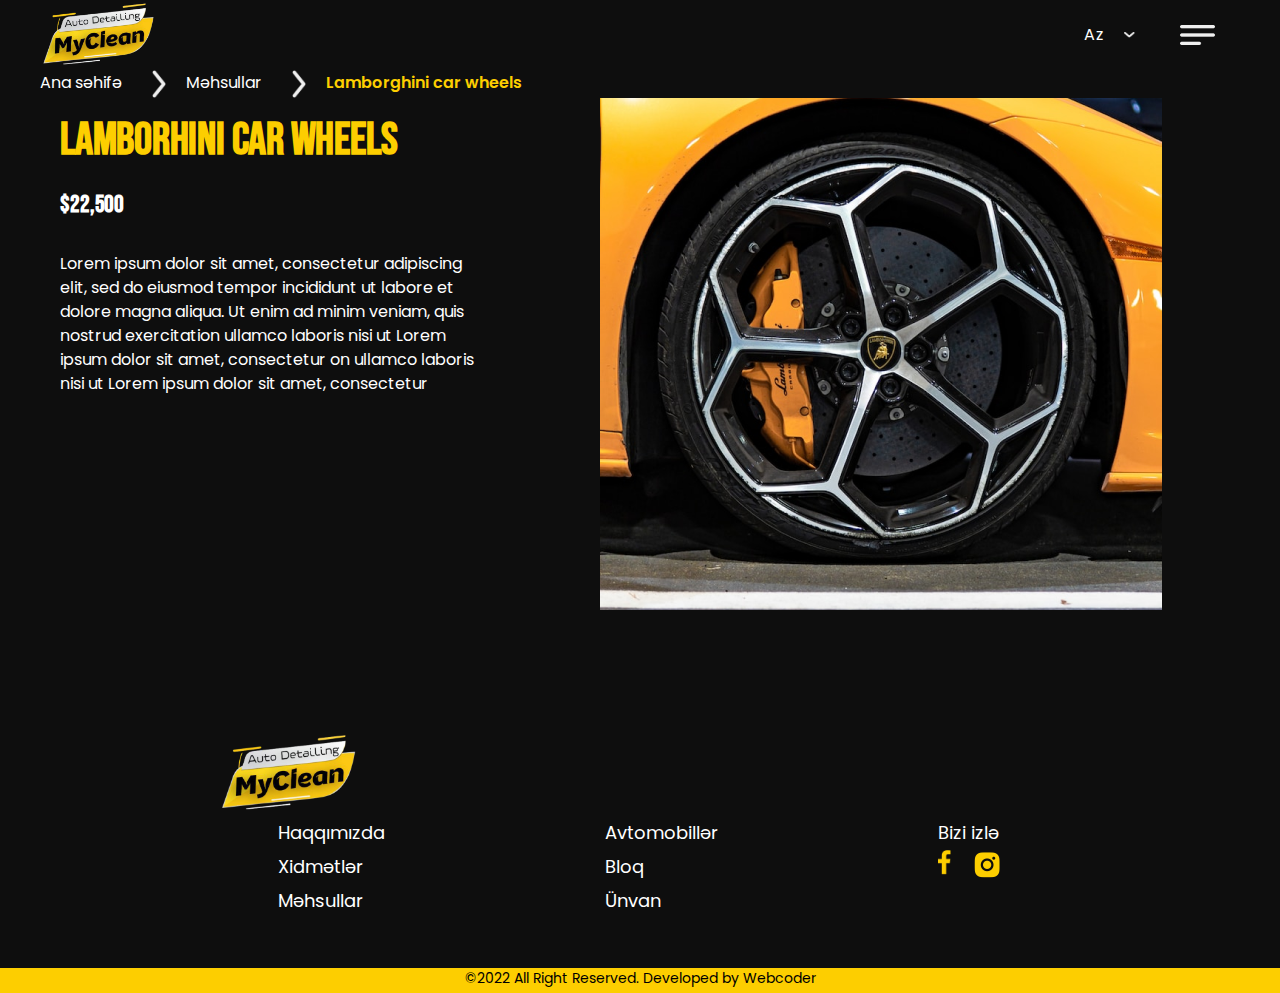
<file: product-item.html>
<!DOCTYPE html>
<html lang="en">
  <head>
    <meta charset="UTF-8" />
    <meta name="viewport" content="width=device-width, initial-scale=1.0" />
    <title>Product-item</title>
    <link
      href="https://fonts.googleapis.com/css2?family=Bebas+Neue&family=Poppins:wght@400;500&display=swap"
      rel="stylesheet"
    />
    <link rel="stylesheet" href="assets/styles/styles.css" />
  </head>
  <body>
    <header>
      <nav class="nav container">
        <a href="index.html">
          <div class="logo">
            <img src="assets/images/logo.png" alt="" />
          </div>
        </a>

        <div class="language-category">
          <div class="language">
            <p>Az</p>
          </div>
          <div class="down-arrow cursor">
            <img src="assets/images/down-arrow.png" alt="" />
          </div>

          <label for="toggle">
            <div class="hamburger-menu cursor">
              <img src="assets/images/hamburger-menu.png" alt="" />
            </div>
          </label>

          <input id="toggle" type="checkbox" />

          <div class="navbar">
            <a href="index.html">
              <div class="leftside-arrow cursor">
                <img src="assets/images/leftside arrow.png" alt="" />
              </div>
            </a>

            <div class="navbar-menu">
              <div class="navbar-wrapper">
                <ul>
                  <a href="index.html">Ana səhifə</a
                  ><br />
                  <a href="about.html">Haqqımızda</a
                  ><br />
                  <a href="services.html">Xidmətlər</a
                  ><br />
                  <a href="products.html">Məhsullar</a
                  ><br />
                  <a href="cars.html">AvtomoBillər</a
                  ><br />
                  <a href="blog.html">bloq</a
                  ><br />
                  <a href="contact.html">əlaqə</a>
                </ul>
              </div>
          </div>
        </div>
      </nav>
    </header>
    <main>
      <section class="company-products-header">
        <div class="container">
          <div class="navbar-menu-categories">
            <div class="categories disply-none">
              <a href="index.html">
                <p>Ana səhifə</p>
              </a>
            </div>
            <div class="category-icon disply-none">
              <img src="assets/images/rightside arrow.png" alt="" />
            </div>

            <div class="categories disply-none">
              <a href="products.html">
                <p>Məhsullar</p>
              </a>
            </div>

            <div class="category-icon">
              <img src="assets/images/rightside arrow.png" alt="" />
            </div>

            <div class="company-item">
              <a href="product-item.html">
                <p>Lamborghini car wheels</p>
              </a>
            </div>
          </div>
        </div>
      </section>

      <section class="company-product-items-main">
        <div class="container">
          <div class="product-items">
            <div class="item-content">
              <h3>Lamborhini car wheels</h3>
              <h4>$22,500</h4>
              <p>
                Lorem ipsum dolor sit amet, consectetur adipiscing elit, sed do
                eiusmod tempor incididunt ut labore et dolore magna aliqua. Ut
                enim ad minim veniam, quis nostrud exercitation ullamco laboris
                nisi ut Lorem ipsum dolor sit amet, consectetur on ullamco
                laboris nisi ut Lorem ipsum dolor sit amet, consectetur
              </p>
            </div>

            <div class="product-item-img">
              <img src="assets/images/product.png" alt="" />
            </div>
          </div>
        </div>
      </section>
    </main>

    <footer>
      <section class="company-footer">
        <div class="container">
          <div class="footer">
            <a href="index.html">
              <div class="logo">
                <img src="assets/images/logo.png" alt="" />
              </div>
            </a>

            <div class="footer-content">
              <ul>
                <a href="about.html">
                  <li>Haqqımızda</li>
                </a>
                <a href="services.html">
                  <li>Xidmətlər</li>
                </a>
                <a href="products.html">
                  <li>Məhsullar</li>
                </a>
              </ul>

              <ul>
                <a href="cars.html">
                  <li>Avtomobillər</li>
                </a>
                <a href="blog.html">
                  <li>Bloq</li>
                </a>
                <a href="contact.html">
                  <li>Ünvan</li>
                </a>
              </ul>

              <ul>
                <li>Bizi izlə</li>
                <li>
                  <div class="social-icons">
                    <div class="facebook-icon">
                      <img src="assets/images/facebook-icon.png" alt="" />
                    </div>
                    <div class="instagram-icon">
                      <img src="assets/images/instagram-icon.png" alt="" />
                    </div>
                  </div>
                </li>
              </ul>
            </div>
          </div>
        </div>
      </section>

      <section class="copyright">
        <div class="copyright-container">
          <h5>©2022 All Right Reserved. Developed by Webcoder</h5>
        </div>
      </section>
    </footer>
  </body>
</html>
</file>
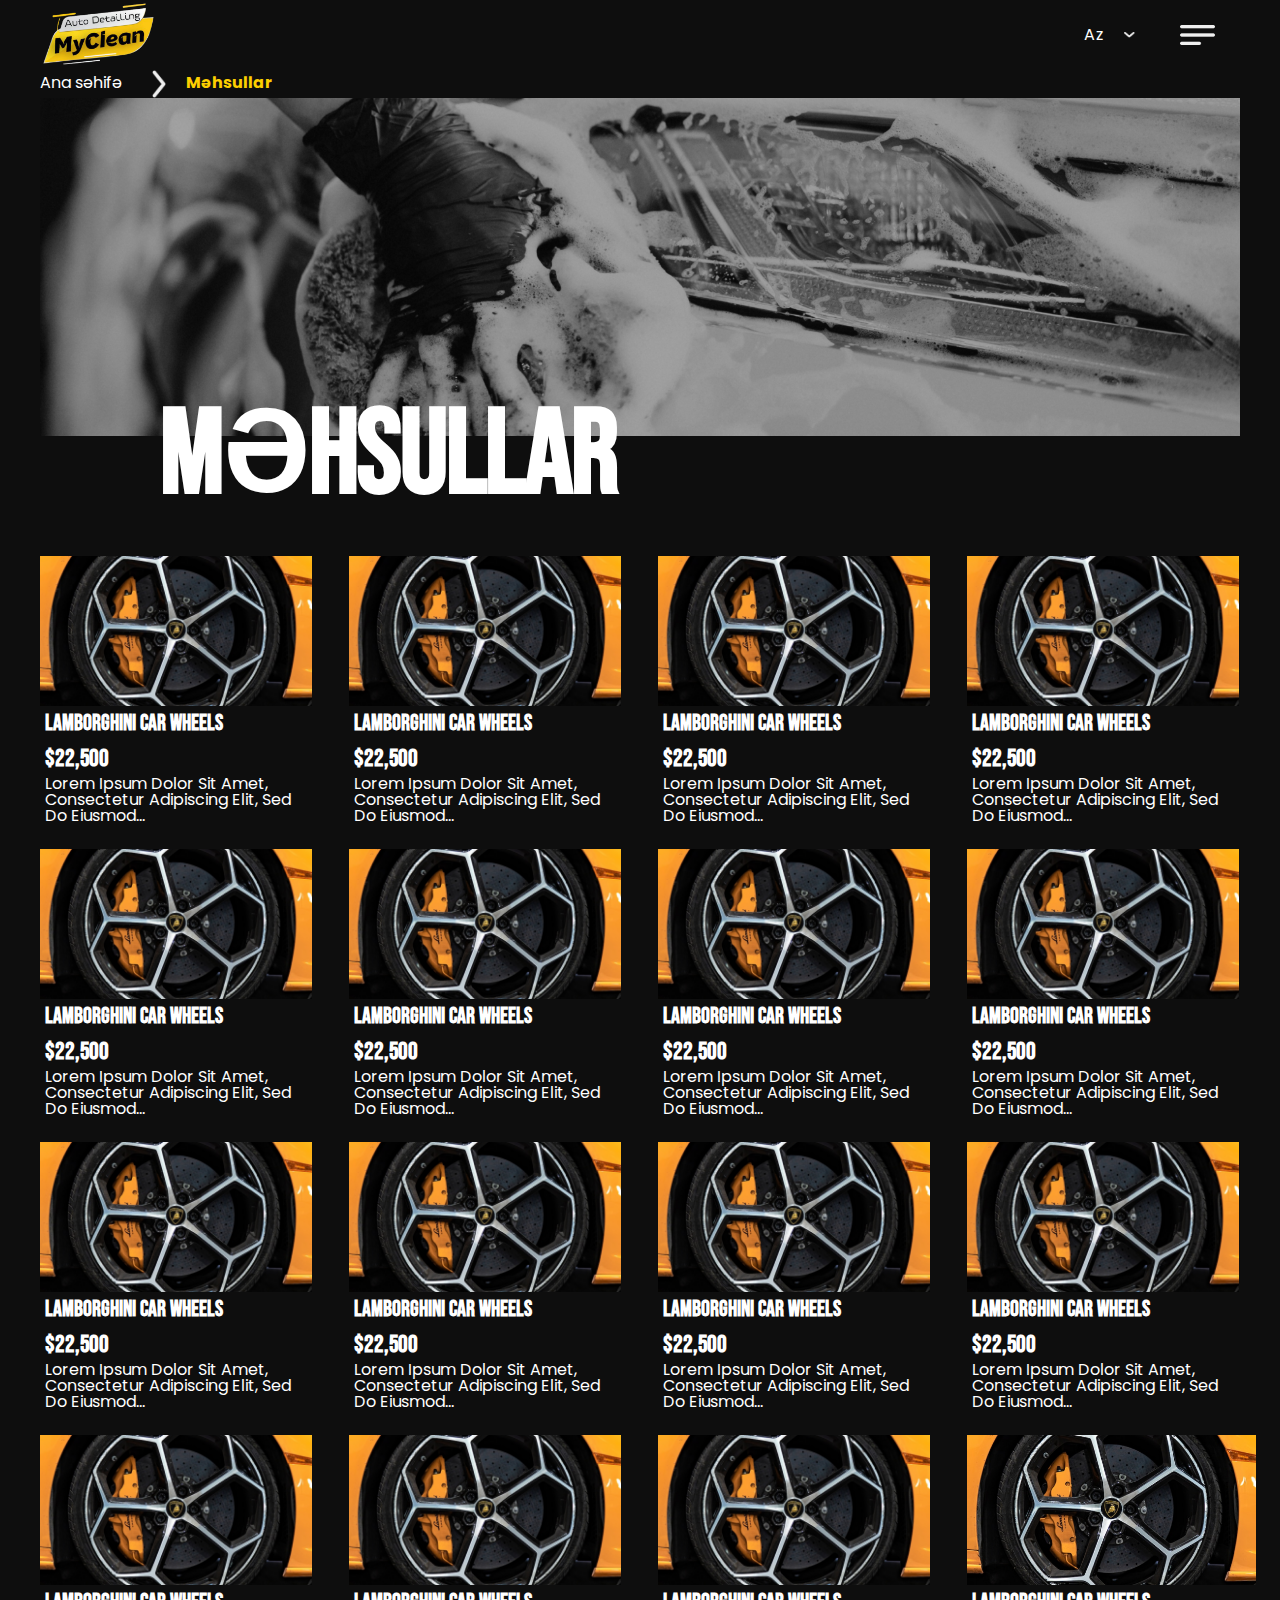
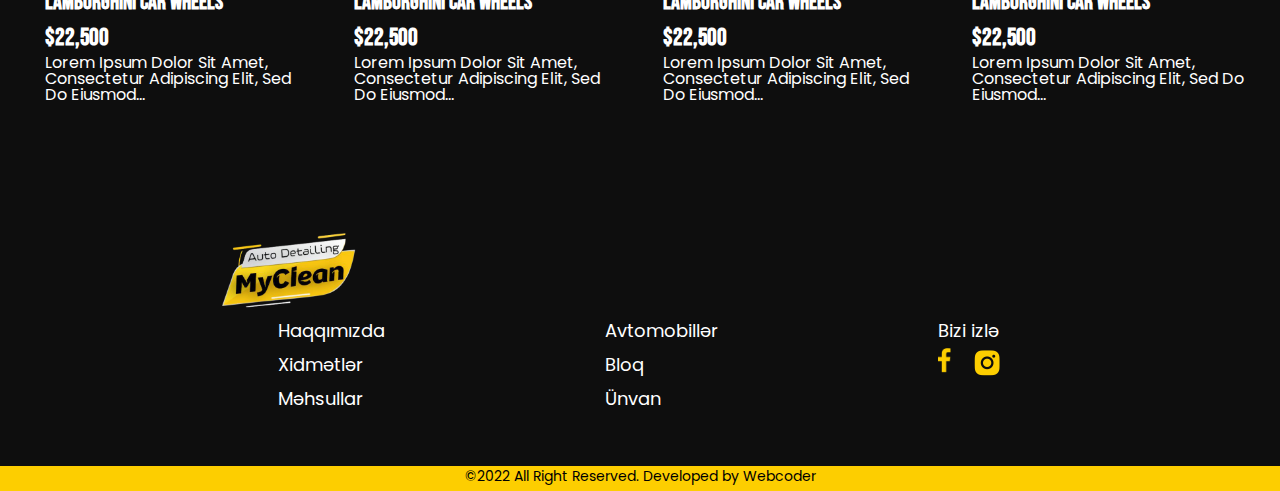
<file: products.html>
<!DOCTYPE html>
<html lang="en">
  <head>
    <meta charset="UTF-8" />
    <meta name="viewport" content="width=device-width, initial-scale=1.0" />
    <title>Products</title>
    <link
      href="https://fonts.googleapis.com/css2?family=Bebas+Neue&family=Poppins:wght@400;500&display=swap"
      rel="stylesheet"
    />
    <link rel="stylesheet" href="assets/styles/styles.css" />
  </head>
  <body>
    <header>
      <nav class="nav container">
        <a href="index.html">
          <div class="logo">
            <img src="assets/images/logo.png" alt="" />
          </div>
        </a>

        <div class="language-category">
          <div class="language">
            <p>Az</p>
          </div>
          <div class="down-arrow cursor">
            <img src="assets/images/down-arrow.png" alt="" />
          </div>

          <label for="toggle">
            <div class="hamburger-menu cursor">
              <img src="assets/images/hamburger-menu.png" alt="" />
            </div>
          </label>

          <input id="toggle" type="checkbox" />

          <div class="navbar">
            <a href="index.html">
              <div class="leftside-arrow cursor">
                <img src="assets/images/leftside arrow.png" alt="" />
              </div>
            </a>

            <div class="navbar-menu">
              <div class="navbar-wrapper">
                <ul>
                  <a href="index.html">Ana səhifə</a
                  ><br />
                  <a href="about.html">Haqqımızda</a
                  ><br />
                  <a href="services.html">Xidmətlər</a
                  ><br />
                  <a href="products.html">Məhsullar</a
                  ><br />
                  <a href="cars.html">AvtomoBillər</a
                  ><br />
                  <a href="blog.html">bloq</a
                  ><br />
                  <a href="contact.html">əlaqə</a>
                </ul>
              </div>
            </div>
          </div>
        </div>
      </nav>
    </header>
    <main>
      <section class="company-products-header">
        <div class="container">
          <div class="navbar-menu-categories">
            <div class="categories disply-none">
              <a href="index.html">
                <p>Ana səhifə</p>
              </a>
            </div>
            <div class="category-icon">
              <img src="assets/images/rightside arrow.png" alt="" />
            </div>

            <div class="categories products-title">
              <a href="products.html">
                <p>Məhsullar</p>
              </a>
            </div>
          </div>
          <div>
            <div class="background-img11">
              <img src="assets/images/clning-background-img11.png" alt="" />
            </div>
            <div class="products-text">
              <h2>Məhsullar</h2>
            </div>
          </div>
        </div>
      </section>
      <section class="product-items">
        <div class="container">
          <div class="product-cards">
            <div class="card">
              <div class="card-image">
                <a href="product-item.html">
                  <img src="assets/images/product.png" />
                </a>
              </div>
              <div class="card-content">
                <h3>lamborghInI car wheels</h3>
                <h4 class="price">$22,500</h4>
                <p>
                  Lorem ipsum dolor sit amet, consectetur adipiscing elit, sed
                  do eiusmod...
                </p>
              </div>
            </div>
            <div class="card">
              <div class="card-image">
                <a href="product-item.html">
                  <img src="assets/images/product.png" />
                </a>
              </div>
              <div class="card-content">
                <h3>lamborghInI car wheels</h3>
                <h4 class="price">$22,500</h4>
                <p>
                  Lorem ipsum dolor sit amet, consectetur adipiscing elit, sed
                  do eiusmod...
                </p>
              </div>
            </div>
            <div class="card">
              <div class="card-image">
                <a href="product-item.html">
                  <img src="assets/images/product.png" />
                </a>
              </div>
              <div class="card-content">
                <h3>lamborghInI car wheels</h3>
                <h4 class="price">$22,500</h4>
                <p>
                  Lorem ipsum dolor sit amet, consectetur adipiscing elit, sed
                  do eiusmod...
                </p>
              </div>
            </div>
            <div class="card">
              <div class="card-image">
                <a href="product-item.html">
                  <img src="assets/images/product.png" />
                </a>
              </div>
              <div class="card-content">
                <h3>lamborghInI car wheels</h3>
                <h4 class="price">$22,500</h4>
                <p>
                  Lorem ipsum dolor sit amet, consectetur adipiscing elit, sed
                  do eiusmod...
                </p>
              </div>
            </div>
            <div class="card">
              <div class="card-image">
                <a href="product-item.html">
                  <img src="assets/images/product.png" />
                </a>
              </div>
              <div class="card-content">
                <h3>lamborghInI car wheels</h3>
                <h4 class="price">$22,500</h4>
                <p>
                  Lorem ipsum dolor sit amet, consectetur adipiscing elit, sed
                  do eiusmod...
                </p>
              </div>
            </div>
            <div class="card">
              <div class="card-image">
                <a href="product-item.html">
                  <img src="assets/images/product.png" />
                </a>
              </div>
              <div class="card-content">
                <h3>lamborghInI car wheels</h3>
                <h4 class="price">$22,500</h4>
                <p>
                  Lorem ipsum dolor sit amet, consectetur adipiscing elit, sed
                  do eiusmod...
                </p>
              </div>
            </div>
            <div class="card">
              <div class="card-image">
                <a href="product-item.html">
                  <img src="assets/images/product.png" />
                </a>
              </div>
              <div class="card-content">
                <h3>lamborghInI car wheels</h3>
                <h4 class="price">$22,500</h4>
                <p>
                  Lorem ipsum dolor sit amet, consectetur adipiscing elit, sed
                  do eiusmod...
                </p>
              </div>
            </div>
            <div class="card">
              <div class="card-image">
                <a href="product-item.html">
                  <img src="assets/images/product.png" />
                </a>
              </div>
              <div class="card-content">
                <h3>lamborghInI car wheels</h3>
                <h4 class="price">$22,500</h4>
                <p>
                  Lorem ipsum dolor sit amet, consectetur adipiscing elit, sed
                  do eiusmod...
                </p>
              </div>
            </div>
            <div class="card">
              <div class="card-image">
                <a href="product-item.html">
                  <img src="assets/images/product.png" />
                </a>
              </div>
              <div class="card-content">
                <h3>lamborghInI car wheels</h3>
                <h4 class="price">$22,500</h4>
                <p>
                  Lorem ipsum dolor sit amet, consectetur adipiscing elit, sed
                  do eiusmod...
                </p>
              </div>
            </div>
            <div class="card">
              <div class="card-image">
                <a href="product-item.html">
                  <img src="assets/images/product.png" />
                </a>
              </div>
              <div class="card-content">
                <h3>lamborghInI car wheels</h3>
                <h4 class="price">$22,500</h4>
                <p>
                  Lorem ipsum dolor sit amet, consectetur adipiscing elit, sed
                  do eiusmod...
                </p>
              </div>
            </div>
            <div class="card">
              <div class="card-image">
                <a href="product-item.html">
                  <img src="assets/images/product.png" />
                </a>
              </div>
              <div class="card-content">
                <h3>lamborghInI car wheels</h3>
                <h4 class="price">$22,500</h4>
                <p>
                  Lorem ipsum dolor sit amet, consectetur adipiscing elit, sed
                  do eiusmod...
                </p>
              </div>
            </div>
            <div class="card">
              <div class="card-image">
                <a href="product-item.html">
                  <img src="assets/images/product.png" />
                </a>
              </div>
              <div class="card-content">
                <h3>lamborghInI car wheels</h3>
                <h4 class="price">$22,500</h4>
                <p>
                  Lorem ipsum dolor sit amet, consectetur adipiscing elit, sed
                  do eiusmod...
                </p>
              </div>
            </div>
            <div class="card">
              <div class="card-image">
                <a href="product-item.html">
                  <img src="assets/images/product.png" />
                </a>
              </div>
              <div class="card-content">
                <h3>lamborghInI car wheels</h3>
                <h4 class="price">$22,500</h4>
                <p>
                  Lorem ipsum dolor sit amet, consectetur adipiscing elit, sed
                  do eiusmod...
                </p>
              </div>
            </div>
            <div class="card">
              <div class="card-image">
                <a href="product-item.html">
                  <img src="assets/images/product.png" />
                </a>
              </div>
              <div class="card-content">
                <h3>lamborghInI car wheels</h3>
                <h4 class="price">$22,500</h4>
                <p>
                  Lorem ipsum dolor sit amet, consectetur adipiscing elit, sed
                  do eiusmod...
                </p>
              </div>
            </div>
            <div class="card">
              <div class="card-image">
                <a href="product-item.html">
                  <img src="assets/images/product.png" />
                </a>
              </div>
              <div class="card-content">
                <h3>lamborghInI car wheels</h3>
                <h4 class="price">$22,500</h4>
                <p>
                  Lorem ipsum dolor sit amet, consectetur adipiscing elit, sed
                  do eiusmod...
                </p>
              </div>
            </div>
            <div class="card">
              <div class="card-image">
                <a href="product-item.html">
                  <img src="assets/images/product.png" />
                </a>
              </div>
              <div class="card-content">
                <h3>lamborghInI car wheels</h3>
                <h4 class="price">$22,500</h4>
                <p>
                  Lorem ipsum dolor sit amet, consectetur adipiscing elit, sed
                  do eiusmod...
                </p>
              </div>
            </div>
          </div>
        </div>
      </section>
    </main>
    <footer>
      <section class="company-footer">
        <div class="container">
          <div class="footer">
            <a href="index.html">
              <div class="logo">
                <img src="assets/images/logo.png" alt="" />
              </div>
            </a>

            <div class="footer-content">
              <ul>
                <a href="about.html">
                  <li>Haqqımızda</li>
                </a>
                <a href="services.html">
                  <li>Xidmətlər</li>
                </a>
                <a href="products.html">
                  <li>Məhsullar</li>
                </a>
              </ul>

              <ul>
                <a href="cars.html">
                  <li>Avtomobillər</li>
                </a>
                <a href="blog.html">
                  <li>Bloq</li>
                </a>
                <a href="contact.html">
                  <li>Ünvan</li>
                </a>
              </ul>

              <ul>
                <li>Bizi izlə</li>
                <li>
                  <div class="social-icons">
                    <div class="facebook-icon">
                      <img src="assets/images/facebook-icon.png" alt="" />
                    </div>
                    <div class="instagram-icon">
                      <img src="assets/images/instagram-icon.png" alt="" />
                    </div>
                  </div>
                </li>
              </ul>
            </div>
          </div>
        </div>
      </section>

      <section class="copyright">
        <div class="copyright-container">
          <h5>©2022 All Right Reserved. Developed by Webcoder</h5>
        </div>
      </section>
    </footer>
  </body>
</html>
</file>
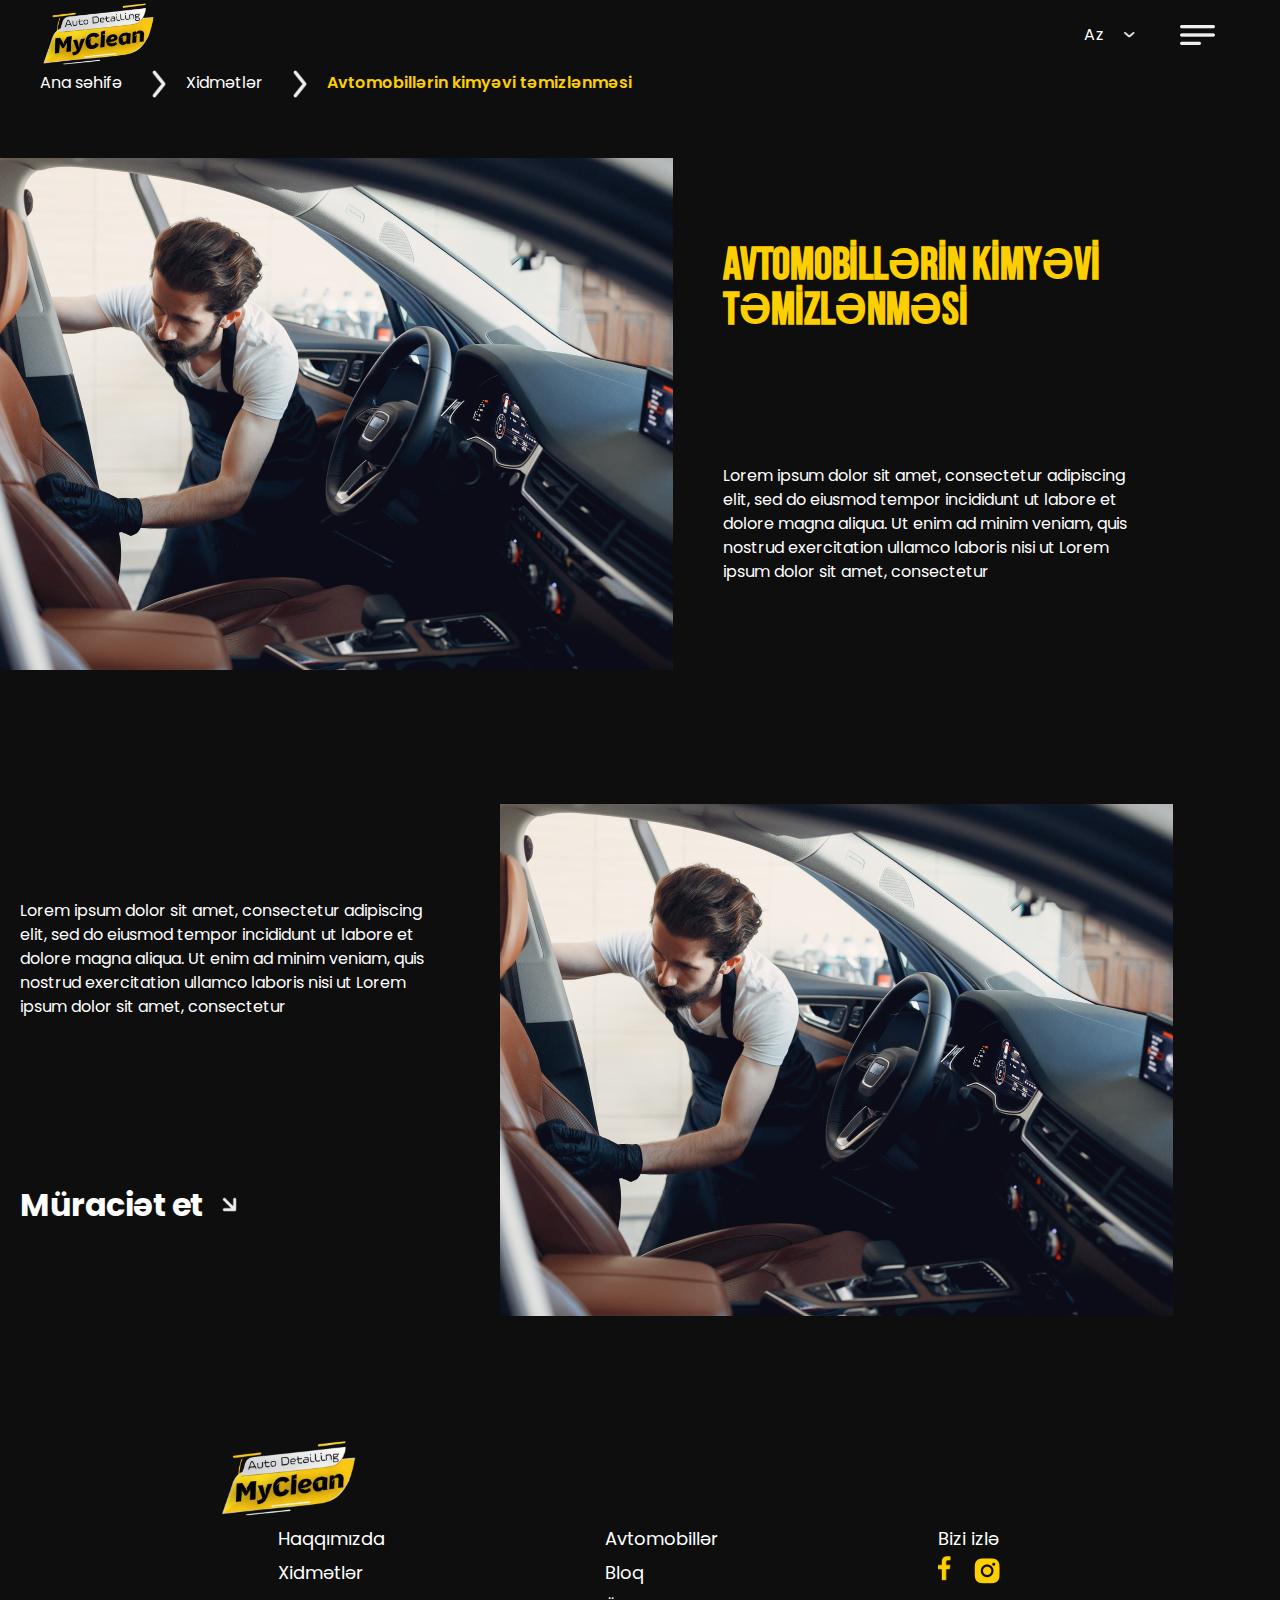
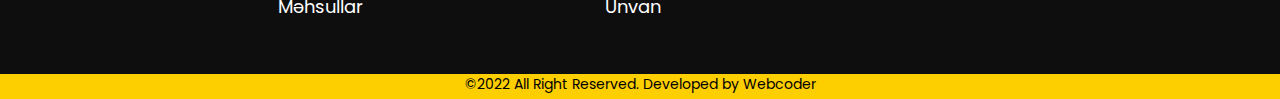
<file: service-item.html>
<!DOCTYPE html>
<html lang="en">
  <head>
    <meta charset="UTF-8" />
    <meta name="viewport" content="width=device-width, initial-scale=1.0" />
    <title>Service-item</title>
    <link
      href="https://fonts.googleapis.com/css2?family=Bebas+Neue&family=Poppins:wght@400;500&display=swap"
      rel="stylesheet"
    />
    <link rel="stylesheet" href="assets/styles/styles.css" />
  </head>
  <body>
    <header>
      <nav class="nav container">
        <a href="index.html">
          <div class="logo">
            <img src="assets/images/logo.png" alt="" />
          </div>
        </a>

        <div class="language-category">
          <div class="language">
            <p>Az</p>
          </div>
          <div class="down-arrow cursor">
            <img src="assets/images/down-arrow.png" alt="" />
          </div>

          <label for="toggle">
            <div class="hamburger-menu cursor">
              <img src="assets/images/hamburger-menu.png" alt="" />
            </div>
          </label>

          <input id="toggle" type="checkbox" />

          <div class="navbar">
            <a href="index.html">
              <div class="leftside-arrow cursor">
                <img src="assets/images/leftside arrow.png" alt="" />
              </div>
            </a>

            <div class="navbar-menu">
              <div class="navbar-wrapper">
                <ul>
                  <a href="index.html">Ana səhifə</a
                  ><br />
                  <a href="about.html">Haqqımızda</a
                  ><br />
                  <a href="services.html">Xidmətlər</a
                  ><br />
                  <a href="products.html">Məhsullar</a
                  ><br />
                  <a href="cars.html">AvtomoBillər</a
                  ><br />
                  <a href="blog.html">bloq</a
                  ><br />
                  <a href="contact.html">əlaqə</a>
                </ul>
              </div>
            </div>
          </div>
        </div>
      </nav>
    </header>

    <main>
      <section class="company-service-header">
        <div class="container">
          <div class="navbar-menu-categories">
            <div class="categories disply-none">
              <a href="index.html">
                <p>Ana səhifə</p>
              </a>
            </div>
            <div class="category-icon disply-none">
              <img src="assets/images/rightside arrow.png" alt="" />
            </div>

            <div class="company-item services disply-none">
              <a href="services.html">
                <p>Xidmətlər</p>
              </a>
            </div>

            <div class="category-icon">
              <img src="assets/images/rightside arrow.png" alt="" />
            </div>

            <div class="company-item">
              <a href="service-item.html">
                <p>Avtomobillərin kimyəvi təmizlənməsi</p>
              </a>
            </div>
          </div>
        </div>
      </section>

      <section class="service-item-info">
        <div class="information-content">
          <div class="background-img9">
            <img src="assets/images/clning-background-img7.png" alt="" />
          </div>

          <div class="item-content">
            <h3>Avtomobİllərİn kİmyəvİ təmİzlənməsİ</h3>
            <p>
              Lorem ipsum dolor sit amet, consectetur adipiscing elit, sed do
              eiusmod tempor incididunt ut labore et dolore magna aliqua. Ut
              enim ad minim veniam, quis nostrud exercitation ullamco laboris
              nisi ut Lorem ipsum dolor sit amet, consectetur
            </p>
          </div>
        </div>
      </section>
      <section class="service-item-info">
        <div class="information-content">
          <div class="item-content">
            <p>
              Lorem ipsum dolor sit amet, consectetur adipiscing elit, sed do
              eiusmod tempor incididunt ut labore et dolore magna aliqua. Ut
              enim ad minim veniam, quis nostrud exercitation ullamco laboris
              nisi ut Lorem ipsum dolor sit amet, consectetur
            </p>
            <div class="apply">
              <a href="apply.html">
                <h3>Müraciət et</h3>
              </a>
              <div class="down-arrow-icon">
                <img src="assets/images/down-arrow-icon.png" alt="" />
              </div>
            </div>
          </div>
          <div class="background-img9 order-1">
            <img src="assets/images/clning-background-img7.png" alt="" />
          </div>
        </div>
      </section>
    </main>

    <footer>
      <section class="company-footer">
        <div class="container">
          <div class="footer">
            <a href="index.html">
              <div class="logo">
                <img src="assets/images/logo.png" alt="" />
              </div>
            </a>

            <div class="footer-content">
              <ul>
                <a href="about.html">
                  <li>Haqqımızda</li>
                </a>
                <a href="services.html">
                  <li>Xidmətlər</li>
                </a>
                <a href="products.html">
                  <li>Məhsullar</li>
                </a>
              </ul>

              <ul>
                <a href="cars.html">
                  <li>Avtomobillər</li>
                </a>
                <a href="blog.html">
                  <li>Bloq</li>
                </a>
                <a href="contact.html">
                  <li>Ünvan</li>
                </a>
              </ul>

              <ul>
                <li>Bizi izlə</li>
                <li>
                  <div class="social-icons">
                    <div class="facebook-icon">
                      <img src="assets/images/facebook-icon.png" alt="" />
                    </div>
                    <div class="instagram-icon">
                      <img src="assets/images/instagram-icon.png" alt="" />
                    </div>
                  </div>
                </li>
              </ul>
            </div>
          </div>
        </div>
      </section>

      <section class="copyright">
        <div class="copyright-container">
          <h5>©2022 All Right Reserved. Developed by Webcoder</h5>
        </div>
      </section>
    </footer>
  </body>
</html>
</file>
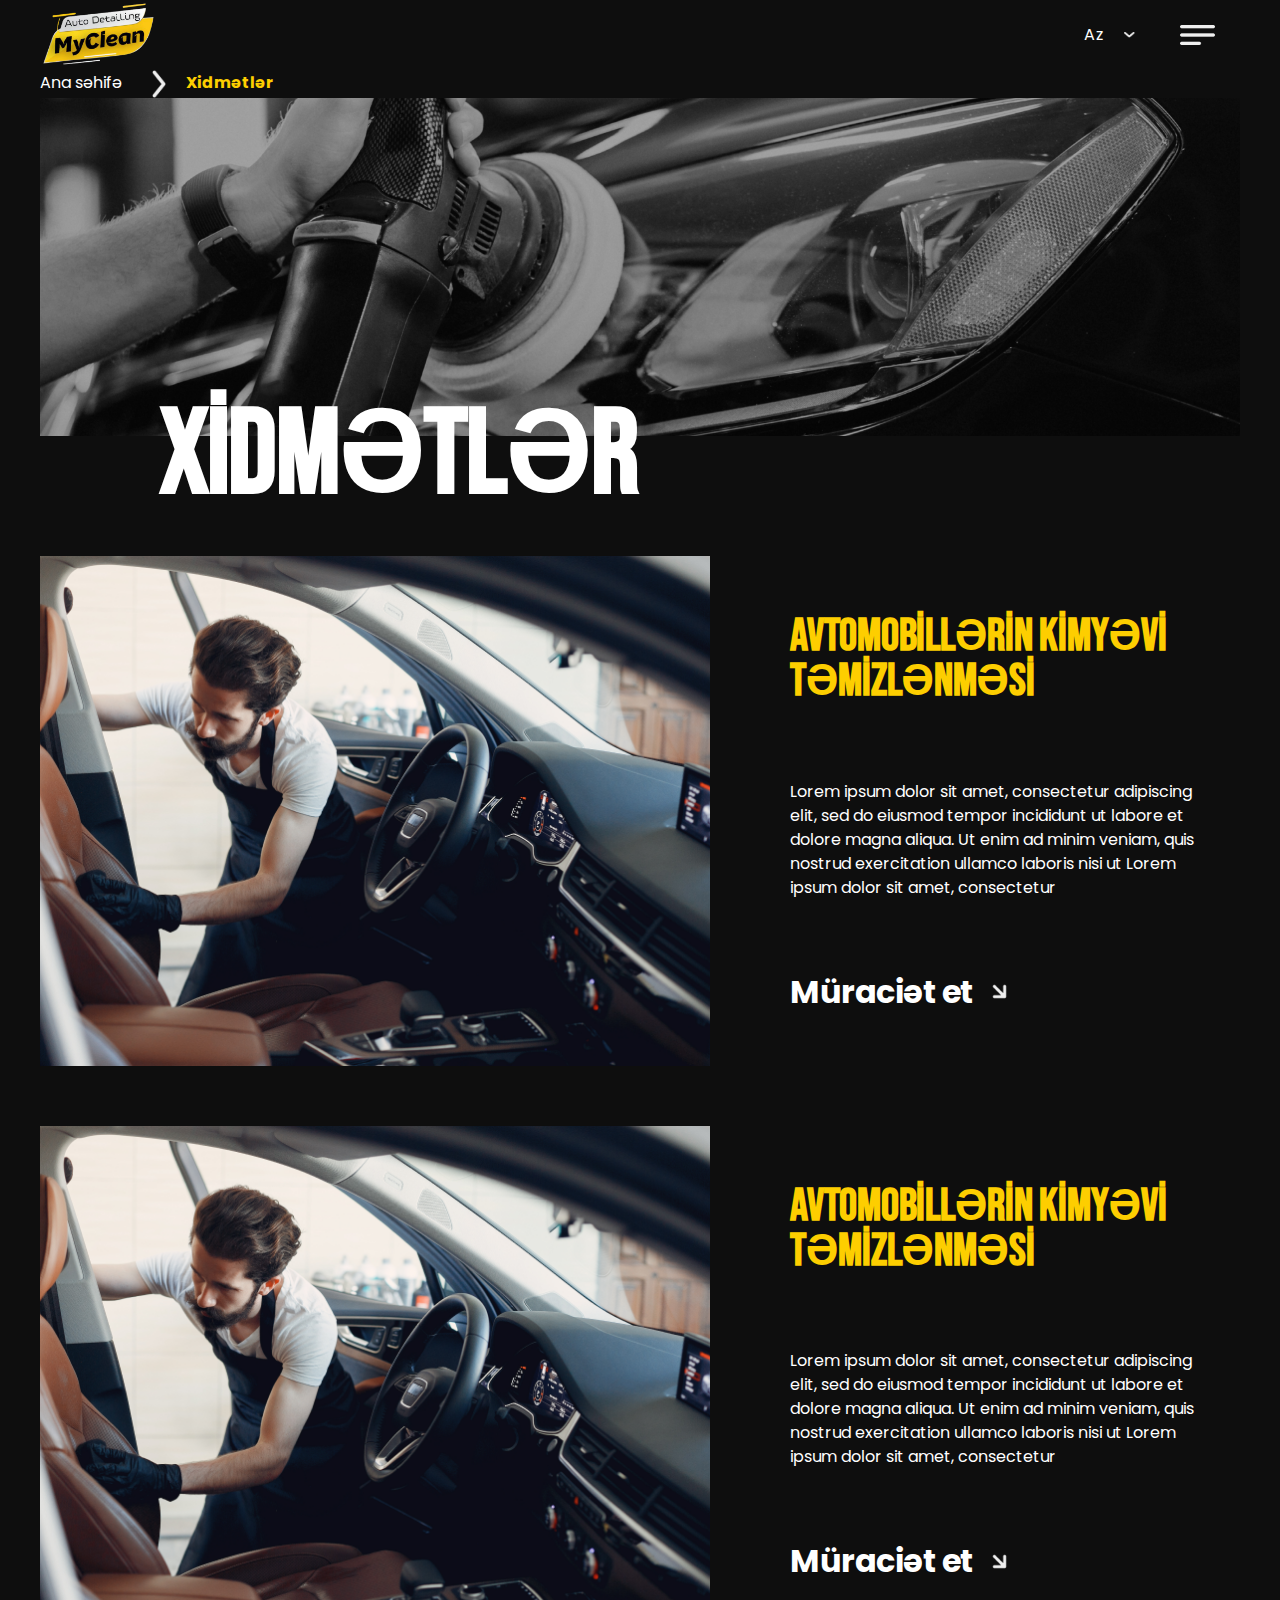
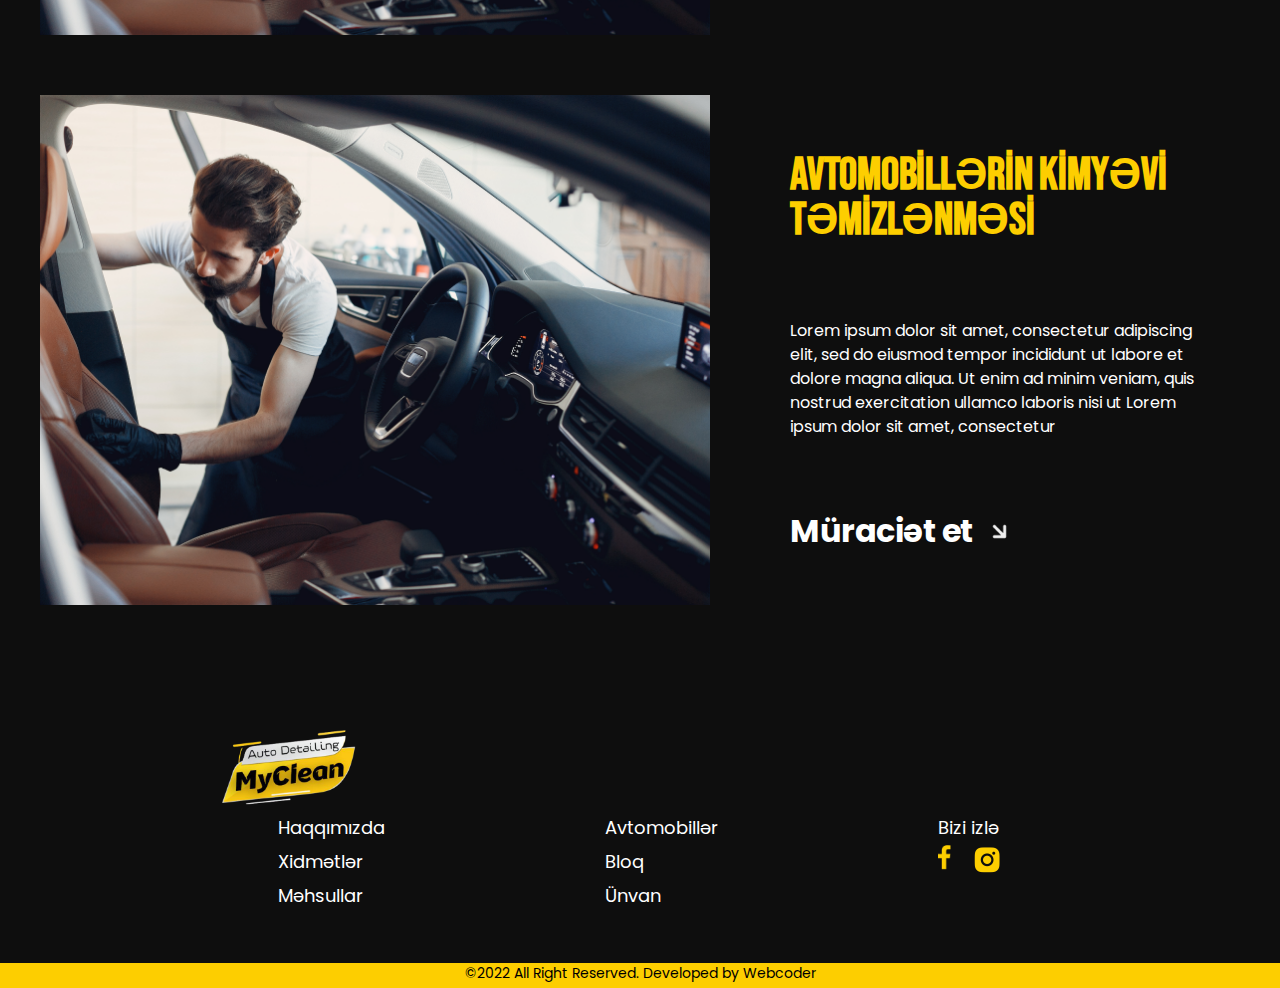
<file: services.html>
<!DOCTYPE html>
<html lang="en">
  <head>
    <meta charset="UTF-8" />
    <meta name="viewport" content="width=device-width, initial-scale=1.0" />
    <title>Services</title>
    <link
      href="https://fonts.googleapis.com/css2?family=Bebas+Neue&family=Poppins:wght@400;500&display=swap"
      rel="stylesheet"
    />
    <link rel="stylesheet" href="assets/styles/styles.css" />
  </head>
  <body>
    <header>
      <nav class="nav container">
        <a href="index.html">
          <div class="logo">
            <img src="assets/images/logo.png" alt="" />
          </div>
        </a>

        <div class="language-category">
          <div class="language">
            <p>Az</p>
          </div>
          <div class="down-arrow cursor">
            <img src="assets/images/down-arrow.png" alt="" />
          </div>

          <label for="toggle">
            <div class="hamburger-menu cursor">
              <img src="assets/images/hamburger-menu.png" alt="" />
            </div>
          </label>

          <input id="toggle" type="checkbox" />

          <div class="navbar">
            <a href="index.html">
              <div class="leftside-arrow cursor">
                <img src="assets/images/leftside arrow.png" alt="" />
              </div>
            </a>

            <div class="navbar-menu">
              <div class="navbar-wrapper">
                <ul>
                  <a href="index.html">Ana səhifə</a
                  ><br />
                  <a href="about.html">Haqqımızda</a
                  ><br />
                  <a href="services.html">Xidmətlər</a
                  ><br />
                  <a href="products.html">Məhsullar</a
                  ><br />
                  <a href="cars.html">AvtomoBillər</a
                  ><br />
                  <a href="blog.html">bloq</a
                  ><br />
                  <a href="contact.html">əlaqə</a>
                </ul>
              </div>
            </div>
          </div>
        </div>
      </nav>
    </header>
    <main>
      <section class="company-service-header">
        <div class="container">
          <div class="navbar-menu-categories">
            <div class="categories disply-none">
              <a href="index.html">
                <p>Ana səhifə</p>
              </a>
            </div>
            <div class="category-icon">
              <img src="assets/images/rightside arrow.png" alt="" />
            </div>

            <div class="categories services">
              <a href="services.html">
                <p>Xidmətlər</p>
              </a>
            </div>
          </div>
          <div>
            <div class="background-img5">
              <img src="assets/images/clning-background-img8.png" alt="" />
            </div>
            <div class="services-text">
              <h2>Xİdmətlər</h2>
            </div>
          </div>
        </div>
      </section>

      <section class="services-info">
        <div class="container">
          <div class="services">
            <div class="service-item">
              <div class="background-img9">
                <a href="service-item.html">
                  <img src="assets/images/clning-background-img7.png" alt="" />
                </a>
              </div>
              <div class="item-content">
                <h3>Avtomobİllərİn kİmyəvİ təmİzlənməsİ</h3>
                <p>
                  Lorem ipsum dolor sit amet, consectetur adipiscing elit, sed
                  do eiusmod tempor incididunt ut labore et dolore magna aliqua.
                  Ut enim ad minim veniam, quis nostrud exercitation ullamco
                  laboris nisi ut Lorem ipsum dolor sit amet, consectetur
                </p>
                <div class="apply">
                  <a href="apply.html">
                    <h3>Müraciət et</h3>
                  </a>
                  <div class="down-arrow-icon">
                    <img src="assets/images/down-arrow-icon.png" alt="" />
                  </div>
                </div>
              </div>
            </div>

            <div class="service-item">
              <div class="background-img9">
                <a href="service-item.html">
                  <img src="assets/images/clning-background-img7.png" alt="" />
                </a>
              </div>
              <div class="item-content">
                <h3>Avtomobİllərİn kİmyəvİ təmİzlənməsİ</h3>
                <p>
                  Lorem ipsum dolor sit amet, consectetur adipiscing elit, sed
                  do eiusmod tempor incididunt ut labore et dolore magna aliqua.
                  Ut enim ad minim veniam, quis nostrud exercitation ullamco
                  laboris nisi ut Lorem ipsum dolor sit amet, consectetur
                </p>
                <div class="apply">
                  <a href="apply.html">
                    <h3>Müraciət et</h3>
                  </a>
                  <div class="down-arrow-icon">
                    <img src="assets/images/down-arrow-icon.png" alt="" />
                  </div>
                </div>
              </div>
            </div>

            <div class="service-item">
              <div class="background-img9">
                <a href="service-item.html">
                  <img src="assets/images/clning-background-img7.png" alt="" />
                </a>
              </div>
              <div class="item-content">
                <h3>Avtomobİllərİn kİmyəvİ təmİzlənməsİ</h3>
                <p>
                  Lorem ipsum dolor sit amet, consectetur adipiscing elit, sed
                  do eiusmod tempor incididunt ut labore et dolore magna aliqua.
                  Ut enim ad minim veniam, quis nostrud exercitation ullamco
                  laboris nisi ut Lorem ipsum dolor sit amet, consectetur
                </p>
                <div class="apply">
                  <a href="apply.html">
                    <h3>Müraciət et</h3>
                  </a>
                  <div class="down-arrow-icon">
                    <img src="assets/images/down-arrow-icon.png" alt="" />
                  </div>
                </div>
              </div>
            </div>
          </div>
        </div>
      </section>
    </main>
    <footer>
      <section class="company-footer">
        <div class="container">
          <div class="footer">
            <a href="index.html">
              <div class="logo">
                <img src="assets/images/logo.png" alt="" />
              </div>
            </a>

            <div class="footer-content">
              <ul>
                <a href="about.html">
                  <li>Haqqımızda</li>
                </a>
                <a href="services.html">
                  <li>Xidmətlər</li>
                </a>
                <a href="products.html">
                  <li>Məhsullar</li>
                </a>
              </ul>

              <ul>
                <a href="cars.html">
                  <li>Avtomobillər</li>
                </a>
                <a href="blog.html">
                  <li>Bloq</li>
                </a>
                <a href="contact.html">
                  <li>Ünvan</li>
                </a>
              </ul>

              <ul>
                <li>Bizi izlə</li>
                <li>
                  <div class="social-icons">
                    <div class="facebook-icon">
                      <img src="assets/images/facebook-icon.png" alt="" />
                    </div>
                    <div class="instagram-icon">
                      <img src="assets/images/instagram-icon.png" alt="" />
                    </div>
                  </div>
                </li>
              </ul>
            </div>
          </div>
        </div>
      </section>

      <section class="copyright">
        <div class="copyright-container">
          <h5>©2022 All Right Reserved. Developed by Webcoder</h5>
        </div>
      </section>
    </footer>
  </body>
</html>
</file>
<file: assets/styles/styles.css>
* {
  margin: 0;
  padding: 0;
  box-sizing: border-box;
}

@font-face {
  font-family: "Bebas Neue", sans-serif;
  src: url("assets\fonts\BebasNeue Bold.otf") format("opentype");
}

@font-face {
  font-family: "Bebas Neue", sans-serif;
  font-weight: bold;
  src: url("assets\fonts\BebasNeue Bold.otf") format("opentype");
}

html {
  font-size: 10px;
}

body {
  background-color: #0e0e0e;
  overflow-x: hidden;
}

header {
  background-color: #0e0e0e;
}

main {
  z-index: 1;
  position: relative;
}

.cursor {
  cursor: pointer;
}

.container {
  max-width: 120rem;
  margin: 0 auto;
  width: 100%;
}

.nav.container {
  height: 7rem;
}



img {
  width: 100%;
  height: 100%;
  display: block;
  object-fit: cover;
}

header > nav {
  display: flex;
  justify-content: space-between;
}

.logo > img {
  /* width: 16.5rem;
  height: 10rem; */
  z-index: 2;
  position: relative;
}

.nav .logo {
  height: 100%;
}

.footer .logo {
  z-index: 2;
  position: relative;

  width: calc(100% / 6);
}

.color-blck {
  color: #0e0e0e;
}

.background-img2 {
  position: absolute;
  top: 0;
  left: 65vw;
  height: 99vh;

  width: calc(100% / 3.4);
}

.language-category {
  display: flex;
  gap: 2rem;

  position: relative;
  /* top: 3rem; */
  z-index: 2;
}

.language-category > * {
  display: flex;
  align-items: center;
  justify-content: center;
}

.language > p {
  color: #fff;
  font-family: "Poppins", sans-serif;
  font-weight: 400;
  font-size: 1.6rem;
  line-height: 1.6rem;
  letter-spacing: 0.088rem;
}

.down-arrow > img {
  width: 1.0542rem;
  height: 0.6247rem;
  color: #efefef;
  align-items: center;
}

/* .hamburger-menu > img {
  width: 2.8rem;
  height: 1.6rem;
  color: #efefef;
} */

.hamburger-menu {
  height: 100%;
  padding: 2.5rem;
}

#toggle {
  display: none;
}

.navbar {
  position: fixed;
  display: none;
  width: 100%;
  height: 100%;
  background-color: #0e0e0e;
  top: 0;
  left: 0;
  overflow: hidden;
  transition: all 0.3s ease-in-out;
  background-image: url("../images/clning-background-img1.png");
  background-size: contain;
  background-repeat: no-repeat;
  background-position: right;
  z-index: 3;
}

.navbar-wrapper {
  position: relative;
  overflow: hidden;
  overflow-y: hidden;
  height: 100%;
}

.navbar-menu ul a {
  text-decoration: none;
  color: #efefef;
  font-size: 4rem;
  display: inline-block;
  margin-top: 4rem;
  transition: color 0.2s ease-in-out;
  letter-spacing: 0.01rem;
  list-style: none;
  text-transform: uppercase;
  line-height: 3.2rem;
}

.navbar-menu ul a:first-child {
  margin-top: 0.2rem;
}

.navbar-menu ul a:before {
  content: "";
  height: 0;
  position: absolute;
  width: 0.25em;
  background-color: white;
  left: -0.5em;
  transition: all 0.2s ease-in-out;
}
.navbar-menu ul a:hover {
  color: #fdce00;
}
.navbar-menu ul a:hover:before {
  height: 100%;
}

.leftside-arrow {
  width: calc(100% / 50);
  margin: 5.1rem 0 0 13.5rem;
}
.right-arrow > img {
  height: 2.5rem;
}

#toggle:checked + .navbar {
  display: block;
}

.navbar-menu {
  display: flex;
  gap: 20rem;

  position: absolute;
  left: 25%;
}

.company-description {
  width: 100%;
  /* height: 27.5vw; */
  padding: 4rem 1rem 4rem 1rem;
  max-height: 39rem;
}

h1 {
  text-transform: uppercase;
  font-size: 12rem;
  line-height: 12rem;
  font-family: "Bebas Neue", sans-serif;
  color: #fff;
  letter-spacing: -0.18rem;
}

.company-text > p {
  font-size: 1.6rem;
  font-family: "Poppins", sans-serif;
  font-weight: 400;
  line-height: 2.4rem;
  color: #fff;
}

.detailed-info,
.apply {
  display: flex;
  align-items: center;
  gap: 1.4rem;
}

.detailed-info a > h3,
.apply a > h3 {
  color: #fff;
  font-size: 3.2rem;
  font-family: "Poppins", sans-serif;
  line-height: 3.2rem;
  letter-spacing: -0.048rem;
}

.company-blog .detailed-info a > h3 {
  color: #0e0e0e;
}

.detailed-info .right-arrow-icon {
  width: calc(100% / 45);
}

.wrapper .right-arrow-icon,
.left-arrow-icon {
  width: calc(100% / 21);
  position: absolute;
  top: 46%;
  right: 0;
}

.left-arrow-icon {
  left: 47rem;
}
.company-services .left-arrow-icon {
  left: 0;
}

.next .right-arrow-icon,
.prev .left-arrow-icon {
  width: calc(100% / 21) !important;
  cursor: pointer;
  position: absolute;
  top: 41%;
  width: auto;
  padding: 0.7rem;
  transition: 0.6s ease;
}

.next .right-arrow-icon {
  right: 0rem;
}

.quality-indicators {
  display: flex;
  justify-content: space-around;
  flex-wrap: wrap;

  background-color: #fdce00;
  font-family: "Bebas Neue", sans-serif;
  font-weight: 700;
  text-align: center;
  text-transform: uppercase;
}

.indicator > h2 {
  font-size: 7.3rem;
  color: #000;
  line-height: 7.3rem;
  letter-spacing: -0.1095rem;
  line-height: 7.3rem;
}

.indicator > p {
  line-height: 3.8rem;
  font-size: 3.6rem;
}

.company-info {
  display: flex;
  gap: 13rem;
  /* justify-content: space-between; */
  flex-wrap: wrap;
}

.info {
  flex: 1 1 350px;
}

.info > div > h2 {
  color: #fdce00;
  font-family: "Bebas Neue", sans-serif;
  font-size: 12rem;
  font-style: normal;
  font-weight: 700;
  line-height: 12rem;
  letter-spacing: -0.18rem;

  margin-top: 7.2rem;
}

.info > div > p {
  color: #fff;

  font-family: "Poppins", sans-serif;
  font-size: 1.6rem;
  font-style: normal;
  font-weight: 400;
  line-height: 2.4rem;
  margin-bottom: 5.932rem;
}

.clning-background-img3 {
  flex: 1 1 35rem;
}

.about-company .container {
  max-width: 120rem;
  margin: 0 0 0 auto;
}

.swiper {
  width: 60rem;
  height: 30rem;
}

.wrapper {
  display: flex;
  max-width: 1200px;
  position: relative;
}
.wrapper i {
  top: 50%;
  height: 4.4rem;
  width: 4.4rem;
  color: #343f4f;
  cursor: pointer;
  font-size: 1.15rem;
  position: absolute;
  text-align: center;
  line-height: 4.4rem;
  background: #fdce00;
  border-radius: 50%;
  transform: translateY(-50%);
  transition: transform 0.1s linear;
}

.wrapper i:active {
  transform: translateY(-50%) scale(0.9);
}

.wrapper i:first-child {
  left: -2.2rem;
  display: none;
}
.wrapper i:last-child {
  right: -2.2rem;
}
.wrapper .carousel {
  font-size: 0rem;
  cursor: pointer;
  overflow: hidden;
  white-space: nowrap;
  scroll-behavior: smooth;
}
.carousel.dragging {
  cursor: grab;
  scroll-behavior: auto;
}
.carousel.dragging img {
  pointer-events: none;
}

.carousel {
  flex: 1 1 120rem;
  margin: 0 auto;
}

.carousel-img {
  width: 34%;
  display: inline-flex;
}

.carousel img:first-child {
  margin-left: 0rem;
}

.services > h2,
.contact-text > h2 {
  color: #fdce00;
  text-align: center;
  text-transform: uppercase;
  margin-top: 16.4rem;
  margin-bottom: 5.1rem;
  font-family: "Bebas Neue", sans-serif;
  font-size: 12rem;
  font-style: normal;
  font-weight: 700;
  line-height: 12rem;
  letter-spacing: -0.1rem;
}

.products,
.cars {
  display: flex;
  justify-content: center;
  width: 100%;
  margin: 0 auto;
}

.products-carousel,
.cars-carousel {
  height: 33rem;
  display: flex;
  flex-wrap: nowrap;
  overflow-x: auto;
  margin-block: 3rem;
}

.products-carousel .content,
.cars-carousel .cars-content {
  display: flex;
  flex-wrap: nowrap;
  padding: 0.7rem;
  overflow-x: auto;
}

.products-carousel button,
.cars-carousel button {
  outline: none;
  background-color: lightgray;
  opacity: 0.6;
  transition: opacity 300ms;
  border: 0;
  height: fit-content;
  margin: auto;
  border-radius: 0.5rem;
  padding: 0.5rem;
}

.products-carousel button:hover,
.cars-carousel button:hover {
  opacity: 1;
}

.products-carousel button:active,
.cars-carousel button:active {
  opacity: 0.6;
}

.card {
  margin-right: 1.7rem;
  border-radius: 0.5rem;

  min-width: 20rem;
  height: 100%;
  box-sizing: border-box;
}

.card:last-child {
  margin-right: 0;
}

.card-image {
  width: 100%;
  height: 15rem;
}

.card-image img {
  width: 100%;
  height: 100%;
  object-fit: cover;
}

.card-content {
  padding: 0.5rem;
}

.card-content > *,
.item-content > * {
  color: #fff;
}

.card-content > h3 {
  font-family: "Bebas Neue", sans-serif;
  font-weight: 700;
  font-size: 2.2rem;
  line-height: 2.6rem;
  text-transform: uppercase;
  margin-bottom: 1rem;
}

.card-content > h4,
.item-content > h4 {
  font-family: "Bebas Neue", sans-serif;
  font-weight: 600;
  font-size: 2.4rem;
  line-height: 2.4rem;
  letter-spacing: -0.012rem;
  margin-bottom: 0.5rem;
}

.card-content > p {
  font-family: "Poppins", sans-serif;
  font-size: 1.6rem;
  line-height: 1.6rem;
  text-transform: capitalize;
}

::-webkit-scrollbar {
  width: 1px;
  height: 3px;
}

::-webkit-scrollbar-track {
  background: transparent;
}

::-webkit-scrollbar-thumb {
  background-color: rgba(155, 155, 155, 0.5);
  border: transparent;
}

.company-cars .cars-text > h2,
.company-products .products-text > h2 {
  font-weight: 700;
  color: #fdce00;
}

.cars-text > h2,
.company-products .products-text > h2 {
  margin-top: 17rem;
  font-family: "Bebas Neue", sans-serif;
  color: #fdce00;
  font-size: 12rem;
  text-transform: uppercase;
  font-style: normal;
  font-weight: 700;
  line-height: 12rem;
  letter-spacing: -0.1rem;
}

/* swiper */

.swiper {
  width: 100%;
  height: 100%;
}

.swiper-slide {
  background: #fdce00;
  padding: 8.2rem;
}

.swiper-slide img {
  display: block;
  width: 100%;
  height: 100%;
  object-fit: cover;
}

.swiper-button-next {
  right: 6rem;
}

.swiper-button-prev {
  left: 6rem;
}

.swiper-button-next,
.swiper-button-prev {
  top: 57%;
}

.swiper-button-next:after {
  color: black;
}

.swiper-button-prev:after {
  color: black;
}

.swiper-hidden {
  display: none;
}

.swiper-pagination-bullet {
  background-color: #0e0e0e !important;
}

.company-blog .blog-text > h2 {
  margin-bottom: 0.5rem;
  font-family: "Bebas Neue", sans-serif;
  color: #000;
  font-size: 12rem;
  font-style: normal;
  font-weight: 700;
  line-height: 12rem;
  letter-spacing: -0.1rem;
}

.blog-content {
  display: flex;
  gap: 2rem;
  padding: 0 7rem;
}

.car-image {
  flex: 1 1 90rem;
}

.blog-article > h3 {
  color: #0e0e0e;
  font-family: Bebas Neue;
  font-size: 4.5rem;
  font-style: normal;
  font-weight: 700;
  line-height: 4.5rem;
  letter-spacing: -0.0225rem;
}

.blog-article > p {
  color: #0e0e0e;
  font-family: "Poppins", sans-serif;
  font-size: 1.6rem;
  font-style: normal;
  font-weight: 400;
  line-height: 2.4rem;
}

.down-arrow-icon > img,
.down-arrow-icon-blck {
  width: 2.5rem;
  height: 2.5rem;
}

.icon > img {
  width: 2.3rem;
  height: 3rem;
}

.email-icon > img {
  width: 2.5rem;
  height: 2.1rem;
}

.phone-icon > img {
  width: 3.3rem;
  height: 3.3rem;
}

.facebook-icon > img {
  width: 1.3rem;
  height: 2.5rem;
}

.instagram-icon > img {
  width: 3.2rem;
  height: 3.2rem;
}

.company-contacts .text h5,
.location-text h5,
.cars-slider .text h5,
.company-car-items > h5,
.car-item-features .text > h5 {
  color: #fff;
  font-family: "Poppins", sans-serif;
  font-size: 1.6rem;
  font-weight: 400;
  text-transform: capitalize;
}

.location-text > h5 {
  inline-size: 25rem;
}

.company-contacts ul a {
  list-style: none;
  color: white;
  text-decoration: none;
}

.contacts {
  display: flex;
  justify-content: space-evenly;
}

.phone,
.social-icons,
.location,
.email {
  display: flex;
  gap: 2rem;
}

.map {
  margin-top: 4.3rem;
}

iframe {
  width: 100%;
  height: 50rem;
  filter: invert(100%);
}

footer {
  margin-top: 12.1rem;
}

footer ul {
  color: #fff;
  font-family: "Poppins", sans-serif;
  font-size: 1.8rem;
  line-height: 3.3855rem;
  list-style: none;
}

footer ul a,
a p,
a h3 {
  color: #fff;
  text-decoration: none;
}

a:-webkit-any-link {
    color: none;
    cursor: pointer;
    text-decoration: none;
}

.footer,
.footer-content {
  display: flex;
  flex-wrap: wrap;
}

.footer {
  justify-content: space-around;
}

.footer-content {
  gap: 22rem;
}

.copyright-container {
  background-color: #fdce00;
  height: 2.5rem;
  width: 100%;
  margin-top: 5rem;
}

.copyright-container > h5 {
  color: #000;
  font-family: "Poppins", sans-serif;
  font-size: 1.4rem;
  font-weight: 400;
  text-align: center;
}

/* about-company page */

.navbar-menu-categories {
  display: flex;
  gap: 2rem;
}

.categories a > p,
.categories.about a > p,
.categories.services a > p,
.company-item.services a > p,
.categories.products-title a > p,
.categories.cars-title a > p,
.categories.blog a > p,
.categories.blog-item-text a > p {
  color: #fff;
  font-family: "Poppins", sans-serif;
  font-size: 1.6rem;
  font-weight: 400;
}

.company-item a > p {
  color: #fdce00;
  font-family: "Poppins", sans-serif;
  font-size: 1.6rem;
  font-style: normal;
  font-weight: 600;
  line-height: normal;
}

/* .category-icon > img {
  width: 1.9rem;
  height: 1.9rem;
} */

.category-icon {
  width: calc(100% / 86);
  margin-left: 1rem;
}

.categories.about a > p,
.categories.services a > p,
.categories.products-title a > p,
.categories.cars-title a > p,
.car-item-title a > p {
  color: #fdce00;
  font-weight: bold;
}

.background-img5 > img,
.background-img8 > img,
.background-img11 > img {
  width: 100%;
  height: 33.8rem;
}

.about-text > h2,
.services-text > h2,
.company-products-header .products-text > h2,
.blog-text > h2,
.company-cars-header .products-text > h2 {
  position: relative;
  bottom: 4rem;
  left: 12rem;

  display: inline-block;

  color: #fff;
  font-size: 12rem;
  font-family: "Bebas Neue", sans-serif;
  font-weight: 700;
  line-height: 12rem;
  letter-spacing: -0.18rem;
  text-transform: uppercase;
}

.information-content {
  color: #fff;
  display: flex;
  gap: 3rem;
}

.blog-information-content {
  display: flex;
  flex-direction: column;
  gap: 3rem;

  width: 51%;
  color: #fff;
}

.background-img7,
.background-img6 {
  flex: 1 1 133%;
}

.info-paragraph > p {
  font-size: 1.6rem;
  font-weight: 400;
  line-height: 2.4rem;
  padding: 8rem;
  text-align: left;
}

.company-info {
  margin-top: 5rem;
}

.company-info:last-child {
  margin-top: 10rem;
}

.service-item,
.blog-item {
  display: flex;
  gap: 6rem;
  margin-top: 6rem;
}

.service-item:first-child,
.blog-item:first-child {
  margin-top: 0;
}

.item-content {
  display: flex;
  flex-direction: column;
  justify-content: space-around;

  max-width: 47rem;
  padding: 2rem;
}

.item-content > h3 {
  color: #fdce00;
  font-family: "Bebas Neue", sans-serif;
  font-size: 4.5rem;
  font-style: normal;
  font-weight: 700;
  line-height: 4.5rem;
  letter-spacing: -0.0225rem;
  text-transform: uppercase;
}

.item-content > p {
  color: #fff;
  font-family: "Poppins", sans-serif;
  font-size: 1.6rem;
  font-style: normal;
  font-weight: 400;
  line-height: 2.4rem;
}

.service-item-info {
  margin-top: 6rem;
}

.service-item-info:last-child {
  margin-top: 13.4rem;
}

.service-item-info .apply {
  margin-top: 2rem;
}

/* apply page */
.apply.container {
  margin: 0 0 0 auto;
  justify-content: space-around;
}

.apply-form {
  display: flex;
  gap: 21rem;
}

label {
  position: relative;
}

label span.placeholder {
  color: #5e5e5e;
  opacity: 1;
  font-family: "Poppins", sans-serif;
  font-size: 1.4rem;
  font-style: normal;
  font-weight: 400;
  line-height: normal;
  padding: 1rem 0 0.8rem 0.5rem;
  transition: opacity 300ms;
  position: absolute;
  left: 0;
  bottom: 0.3rem;
}

label input:focus + span.placeholder,
label input:not(:placeholder-shown) + span.placeholder {
  opacity: 0;
}

::placeholder {
  background-color: transparent;
}

input {
  font-size: 1.4rem;
  background-color: transparent;
  border-bottom: 0.2rem solid #fff;
  border-left: none;
  border-right: none;
  border-top: none;
  color: #ffff;
  padding: 0.2rem 0 1rem 0.5rem;
}

label.comment textarea {
  width: 40rem;
  height: 9rem;
  font-size: 1.4rem;
  background-color: transparent;
  border-bottom: 0.2rem solid #fff;
  border-left: none;
  border-right: none;
  border-top: none;
  color: #ffff;
  padding: 0.2rem 0 1rem 0.5rem;
  margin-top: 2rem;
}

.comment span.placeholder {
  color: #5e5e5e;
  opacity: 1;
  font-family: "Poppins", sans-serif;
  font-size: 1.4rem;
  font-style: normal;
  font-weight: 400;
  line-height: normal;
  padding: 1rem 0 0.8rem 0.5rem;
  transition: opacity 300ms;
  position: absolute;
  left: 0;
  bottom: 0.3rem;
}

textarea {
  resize: none;
  outline: none;
  line-height: normal;
  font-family: "Poppins", sans-serif;
}

input:focus {
  outline: none;
}

.form-items .dropbtn {
  background-color: transparent;
  color: #efefef;
  padding: 1rem 0 1.8rem 0.5rem;
  font-size: 1.4rem;
  font-family: "Poppins", sans-serif;
  border-left: none;
  border-right: none;
  border-top: none;
  border-bottom: 0.2rem solid #fff;
  text-align: left;
}

.form-items .dropdown {
  position: relative;
}

.form-items .dropdown-content {
  display: none;
  position: absolute;
  background-color: #232323;
  min-width: 18rem;
  font-size: 1.4rem;
  font-family: "Poppins", sans-serif;
  box-shadow: 0rem 0.8rem 1.6rem 0rem rgba(0, 0, 0, 0.2);
  z-index: 1;
}

.form-items .dropdown-content a {
  color: #fff;
  padding: 1.2rem 1.6rem;
  text-decoration: none;
  display: block;
}

.form-items .btn-dropdown > button {
  width: 17.5rem;
}

.form-items .dropdown-content a:hover {
  background-color: #ddd;
}

.form-items .dropdown:hover .dropdown-content {
  display: block;
}

.form-items .dropdown:hover .dropbtn {
  background-color: transparent;
}

.form-items {
  display: flex;
  gap: 3rem;
  margin-top: 3rem;
}

span.down-arrow > img {
  width: 1.0542rem;
  height: 0.6247rem;
  color: #efefef;
  align-items: center;
  float: right;
  margin-right: 2rem;
  margin-top: 0.5rem;
}

input[type="date"] {
  width: 17.5rem;
  background-color: transparent;
  position: absolute;
  /* transform: translate(-50%, -50%); */
  /* top: 50%;
  left: 50%; */
  font-family: "Roboto Mono", monospace;
  color: #efefef;
  border: none;
  outline: none;
  border-bottom: 0.2rem solid #fff;
  border-left: none;
  border-right: none;
  border-top: none;
  /* padding: 1rem 0 1.8rem 0.5rem; */
}

::-webkit-calendar-picker-indicator {
  background-color: transparent;
  cursor: pointer;
  position: absolute;
  top: 24%;
  right: 7%;
  border-radius: 0.3rem;
}

label.date {
  margin-top: 1.8rem;
}

input[type="date" i]::-webkit-calendar-picker-indicator {
  background-image: url("https://cdn2.iconfinder.com/data/icons/school-set-5/512/6-512.png");
}

.product-cards,
.car-cards {
  display: grid;
  justify-content: center;
  width: fit-content;
  margin: 0 auto;
  grid-template-columns: repeat(4, 28.9rem);
  gap: 2rem;
}

/* Modal */


/* The Modal (background) */
.apply-service-modal {
  display: none;
  position: fixed;
  z-index: 1;
  padding-top: 6.875rem;
  left: 0;
  top: 0;
  width: 100%;
  height: 100%;
  overflow: auto;
  background-color: rgba(0, 0, 0, 0.4); 
}

/* Modal Content */
.apply-service-modal .modal-content {
  background-color: #FDCE00;
  margin: 10.438rem auto auto auto;
  width: 40.313rem;
  height: 14.75rem;
  border-radius: 0;
}

/* The Close Button */
.close {
  color: #aaaaaa;
  font-size: 2.75rem;
  font-weight: bold;
  display: block;
  margin: 1rem;
  color: #000;
}


.modal-text {
  font-size: 3rem;
  margin-top: 2rem;
  text-align: center;
  font-family: "Bebas Neue", sans-serif;
  color: #0e0e0e;
  text-transform: uppercase;
  font-weight: 700;
}


/* product item page */

.product-items {
  display: flex;
  gap: 9rem;
}

.product-items .item-content {
  display: flex;
  flex-direction: column;
  justify-content: flex-start;
  gap: 3rem;
}

.product-item > img {
  width: 57rem;
  height: 40rem;
}

.car-item-features .features {
  display: flex;
  gap: 13rem;

  font-family: "Poppins", sans-serif;
  font-size: 1.6rem;
  line-height: 2.4rem;
  margin-bottom: 3rem;
}

.car-item-features ul {
  list-style: none;
}

.car-item-features ul:first-child {
  font-weight: bold;
}

/* car-item page */

.company-car-items {
  display: flex;
}

.column {
  float: left;
  width: 25%;
}

.cars-slider {
  display: flex;
  flex-direction: column;
  gap: 2rem;

  width: 100%;
}

.mySlides {
  display: none;
}

.cursor {
  cursor: pointer;
}

.caption-container {
  text-align: center;
  background-color: black;
  padding: 2px 16px;
  color: white;
}

.demo {
  opacity: 0.6;
}

.active,
.demo:hover {
  opacity: 1;
}

img.hover-shadow {
  transition: 0.3s;
}

.hover-shadow:hover {
  box-shadow: 0 4px 8px 0 rgba(0, 0, 0, 0.2), 0 6px 20px 0 rgba(0, 0, 0, 0.19);
}

.blog-item-main {
  display: flex;
  justify-content: space-evenly;
}

.car-item-features .phone {
  display: none;
}

/* blog-item page */

.blog-item-lists {
  width: 27%;
}

.background-img13 > img {
  width: 80%;
}

.blog-item-lists .blog-item {
  display: flex;
  flex-direction: column;
}

.blog-item-main .item-content {
  width: 100%;
}

.blog-item .item-content > h3 {
  color: #fff;
}


.blog-item-lists .item-content {
  width: 85%;
  gap: 1rem;
}

.car-blogs .item-content {
  max-width: 61rem;
}

.blog-information-content .background-img7,
.blog-information-content .background-img6 {
  flex: 0;
}


.company-blog-header .blog-text > h2 {
  display: inline;
}


@media screen and (max-width: 1081px) {
  .company-blog-header .blog-text > h2 {
    left: 1rem;
  }
}

@media screen and (max-width: 1041px) {
  .blog-content {
    flex-wrap: wrap;
  }

  .company-description {
    padding-bottom: 10rem;
  }

  h1 {
    font-size: 9rem;
    line-height: 9rem;
  }

  .background-img7 {
    flex: 1 1 237%;
  }

  .product-cards,
  .car-cards {
    grid-template-columns: repeat(3, 28.9rem);
  }

  .prev .left-arrow-icon,
  .next .right-arrow-icon {
    top: 38%;
  }
}

@media screen and (max-width: 890px) {
  .navbar {
    background-image: none;
  }

  .background-img2 {
    width: calc(100% / 3);
    left: 39vw;
  }

  h1 {
    font-size: 7rem;
    line-height: 7rem;
  }

  .company-description {
    padding-bottom: 13rem;
  }

  /* about-page */

  .detailed-info h3,
  .apply h3 {
    font-size: 2.4rem;
    line-height: 2.4rem;
  }

  .background-img7,
  .background-img6,
  .background-img9 {
    flex: 1 1 120%;
  }

  .background-img6 {
    order: 2;
  }

  .order-1 {
    order: -1;
  }

  /* services page */

  .service-item,
  .information-content {
    flex-direction: column;
    justify-content: center;
    align-items: center;
  }

  .item-content {
    max-width: 64rem;
  }

  /* apply-page */

  .disply-none {
    display: none;
  }

  /* products-page */

  .product-cards,
  .car-cards {
    grid-template-columns: repeat(2, 28.9rem);
  }

  .company-product-items-main .product-items {
    flex-direction: column;
    align-items: center;
  }

  .product-item-img {
    order: -1;
  }

  /* car-item page */

  .cars-slider {
    align-items: center;
  }
  .cars-slider .phone,
  .prev .left-arrow-icon,
  .next .right-arrow-icon {
    display: none;
  }

  .car-item-features .phone {
    display: block;
  }

  .company-car-items {
    flex-direction: column;
  }

  .company-car-items .item-content {
    order: 1;
  }

  /* blog-page */

  .blog-item-lists .background-img13 > img {
    width: 100%;
  }

  .blog-items .blog-item {
    flex-direction: column;
    align-items: center;
    justify-content: center;
  }

  .blog-item-main {
    flex-direction: column;
    align-items: center;
  }

  .blog-item-main .blog-item {
    align-items: center;
  }

  /* .blog-item-main .background-img13 {
    display: flex;
    align-items: center;
    justify-content: center;
    width: 125%;
  } */

  .blog-item-lists {
    width: 51%;
  }

  .company-blog-header .blog-text > h2 {
    left: 1rem;
  }

  .blog-information-content,
  .blog-item-lists {
    width: 100%;
  }

  /* .car-blogs .item-content {
    max-width: 88rem;
  } */

  .blog-item-lists .item-content {
    width: 100%;
  }

  .company-contacts-main {
    display: flex;
    flex-direction: column;
    align-items: center;
  }

  .company-contacts-main .contacts {
    gap: 5rem;
  }

  .category-icon {
    width: calc(100% / 60);
  }
}

@media screen and (max-width: 712px) {
  /* .nav .logo {
    width: calc(100% / 5);
  } */

  .navbar-menu {
    left: 35%;
  }

  .car-item-features .features {
    gap: 5rem;
  }

  .cars-text > h2,
  .services > h2,
  .contact-text > h2,
  .company-blog .blog-text > h2,
  .info > div > h2,
  .company-products .products-text > h2 {
    font-size: 4.4rem;
  }

  .company-item-contact,
  .contacts {
    display: flex;
    flex-direction: column;
    gap: 3rem;
  }

  .company-contacts.email {
    display: none;
  }

  .contact-text > h2 {
    float: left;
  }

  .footer,
  .footer-content {
    flex-direction: column;
    gap: 1rem;
  }

  .quality-indicators {
    justify-content: flex-start;
    gap: 1rem;
  }

  .background-img2 {
    width: calc(100% / 2);
    left: 34vw;
  }

  /* .home-indicators {
    margin-top: 10rem;
  } */
  .leftside-arrow {
    width: calc(100% / 35);
    margin-left: 6.5rem;
  }

  h1 {
    font-size: 4rem;
    line-height: 4rem;
  }

  .company-text {
    margin-top: 4rem;
  }

  .detailed-info .right-arrow-icon {
    width: calc(100% / 30);
  }

  .cars-text > h2,
  .company-products .products-text > h2,
  .services > h2,
  .contact-text > h2,
  .company-blog .blog-text > h2,
  .info > div > h2 {
    margin-top: 0;
  }

  .about-text > h2,
  .services-text > h2,
  .company-products-header .products-text > h2,
  .company-cars-header .products-text > h2,
  .blog-text > h2 {
    left: 1rem;
  }

  .info-paragraph > p {
    padding: 2rem;
  }

  /* blog-item */
  .company-blog-header .blog-text > h2 {
    font-size: 9rem;
    /* display: inline; */
  }

  .category-icon {
    width: calc(100% / 50);
  }

  .swiper-hidden {
    display: block;
  }

  .swiper-current {
    display: none;
  }
}

@media screen and (max-width: 700px) {
  .blog-article > h3 {
    font-size: 2.2rem;
    line-height: 2.6rem;
  }

  .detailed-info a > h3 {
    font-size: 1.8rem;
    line-height: 1.8rem;
  }

  .swiper-slide {
    padding: 3.2rem;
  }

  .blog-content {
    padding: 1rem 1rem;
  }
}

@media screen and (max-width: 450px) {

  .background-img2 {
    width: 100%;
    left: 0;
  }

  .company-description {
    max-height: 37rem;
  }

  .navbar-menu ul a,
  .service-item .item-content > h3,
  .service-item-info .item-content > h3,
  .blog-items .item-content > h3,
  .car-blogs .item-content > h3 {
    font-size: 2.2rem;
    line-height: 2.6rem;
  }
  .car-blogs .item-content > h3 {
    letter-spacing: 0.05rem;
  }

  /* .home-indicators {
    margin-top: 14rem;
  } */

  .indicator > h2 {
    font-size: 3rem;
    line-height: 3rem;
  }

  .indicator > p {
    font-size: 2rem;
    line-height: 2rem;
  }

  .company-text {
    margin-top: 9rem;
  }

  .detailed-info .right-arrow-icon {
    width: calc(100% / 19);
  }

  .about-text > h2,
  .services-text > h2,
  .company-products-header .products-text > h2,
  .company-cars-header .products-text > h2,
  .blog-text > h2 {
    font-size: 4.4rem;
    line-height: 7.6rem;
  }

  .company-blog-header .blog-text > h2 {
    font-size: 4.4rem;
    line-height: 4.4rem;
    letter-spacing: 0.1rem;
    /* display: inline; */
  }

  .company-info {
    margin-top: 0;
  }

  .disply-none {
    display: none;
  }

  .service-item .apply a > h3,
  .blog-items .detailed-info a > h3 {
    font-size: 1.8rem;
    line-height: 1.8rem;
    letter-spacing: -0.027rem;
  }

  .form-items,
  .apply-form {
    flex-direction: column;
  }

  .apply-form {
    gap: 3rem;
    align-items: center;
  }

  label.comment textarea,
  input,
  .form-items .btn-dropdown > button,
  input[type="date"],
  .dropdown-content {
    width: 100%;
  }

  .background-img10 {
    display: block;
  }

  .product-cards,
  .car-cards {
    grid-template-columns: repeat(1, 28.9rem);
  }

  .copyright-container > h5 {
    font-size: 1.2rem;
    line-height: 150%;
  }

  .copyright-container {
    height: 3.5rem;
  }

  .category-icon {
    width: calc(100% / 30);
  }
}
</file>
